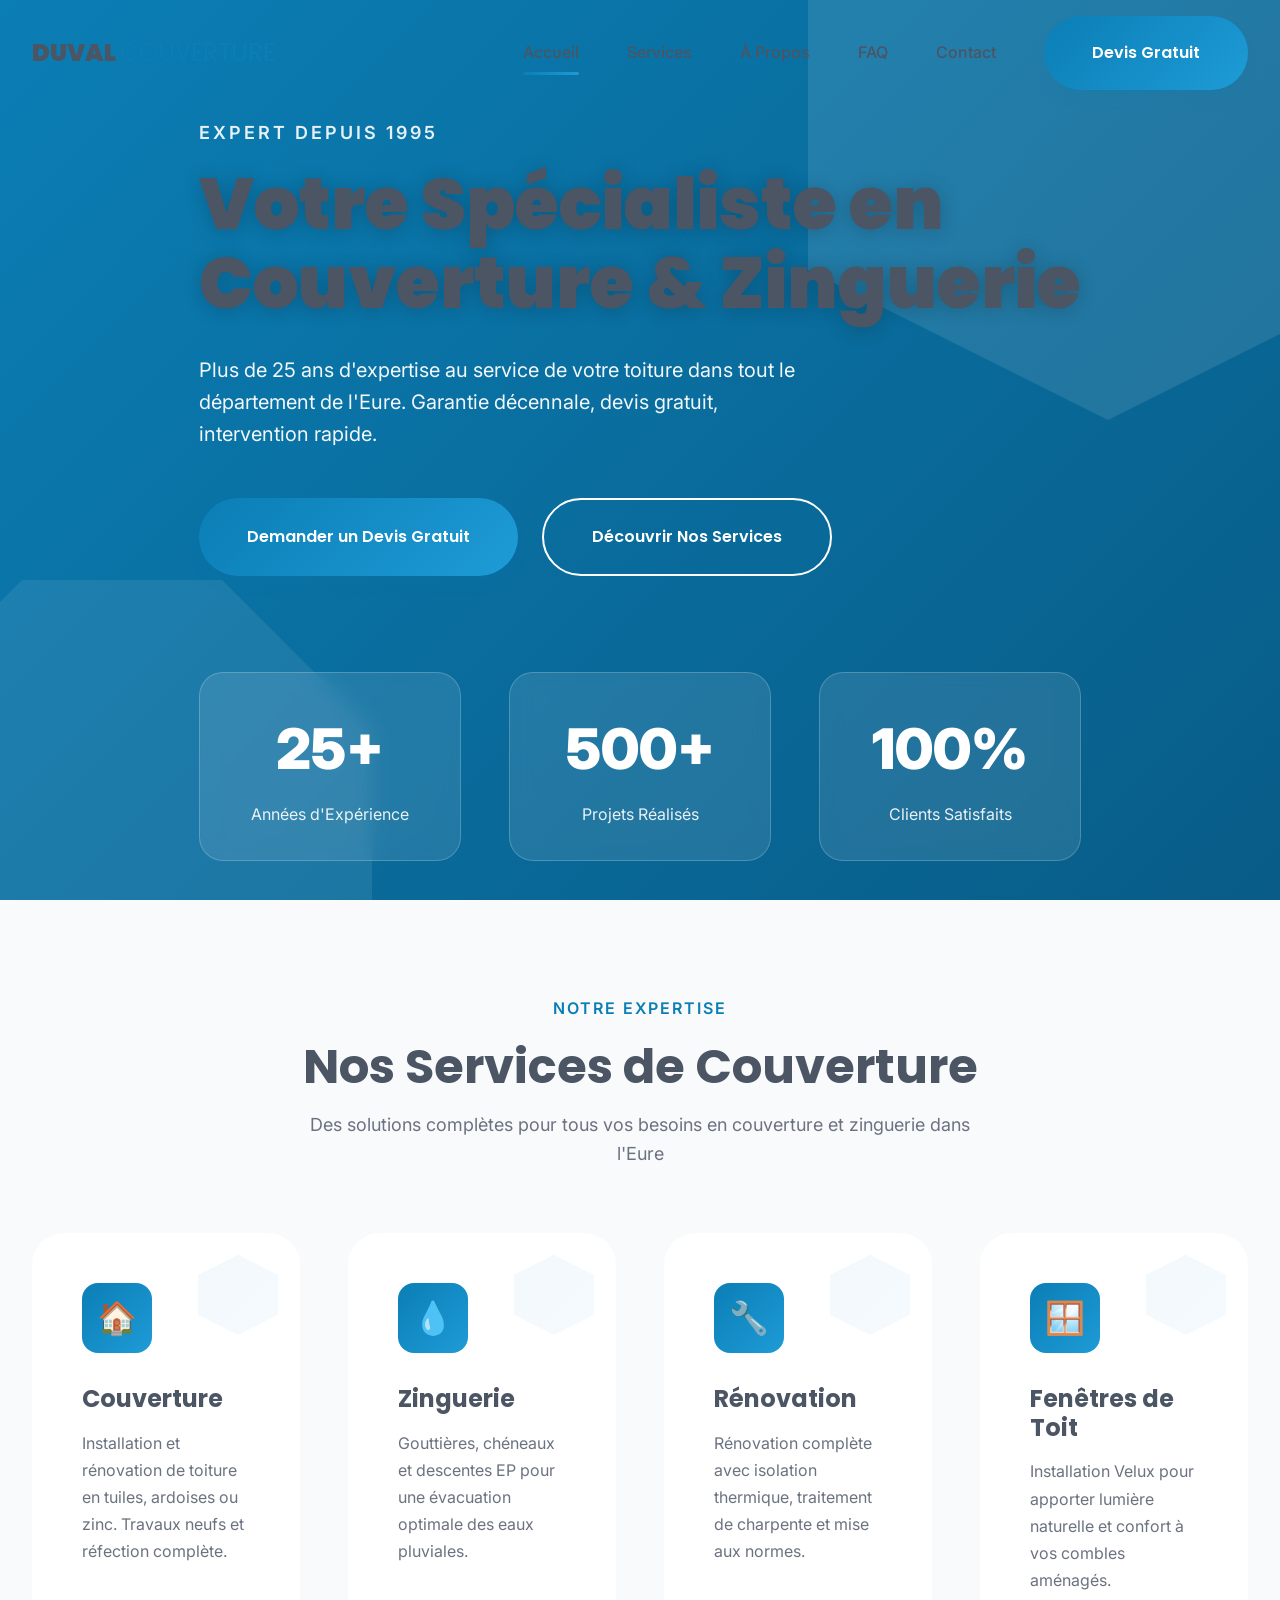
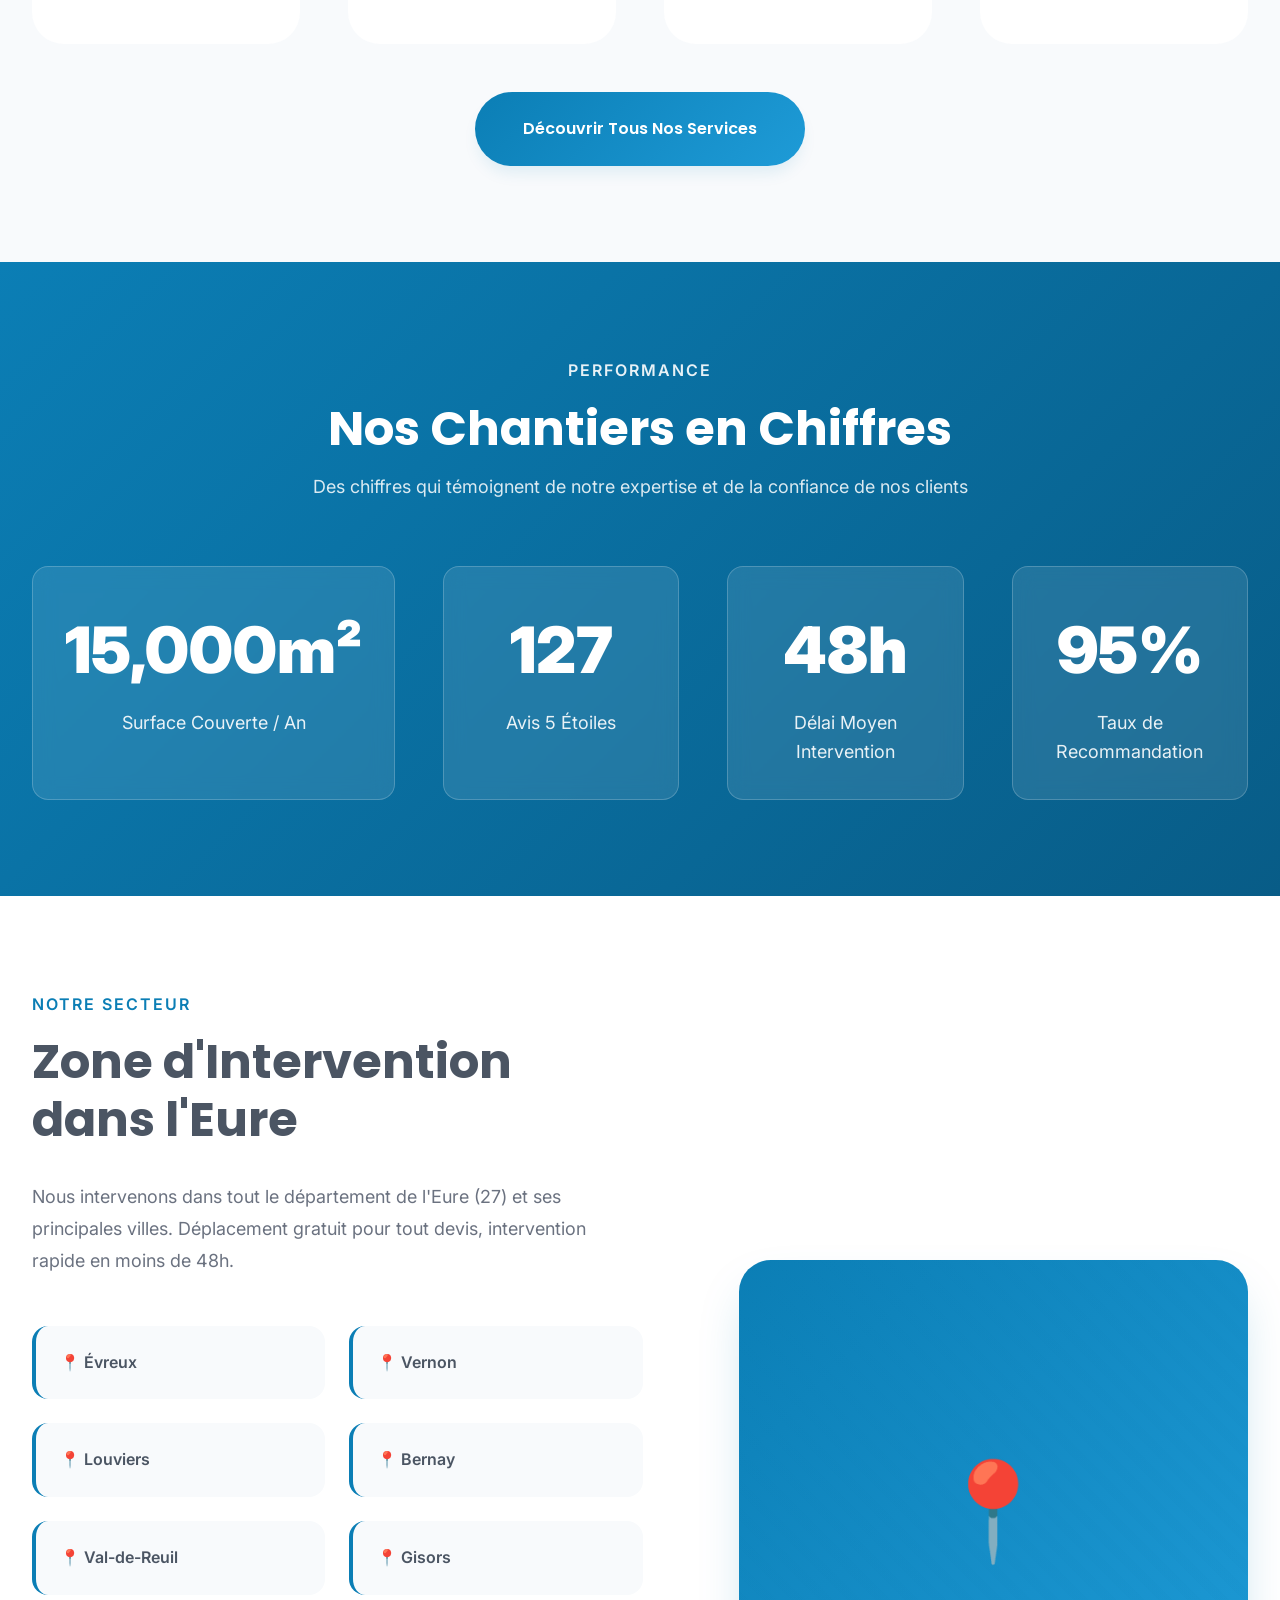
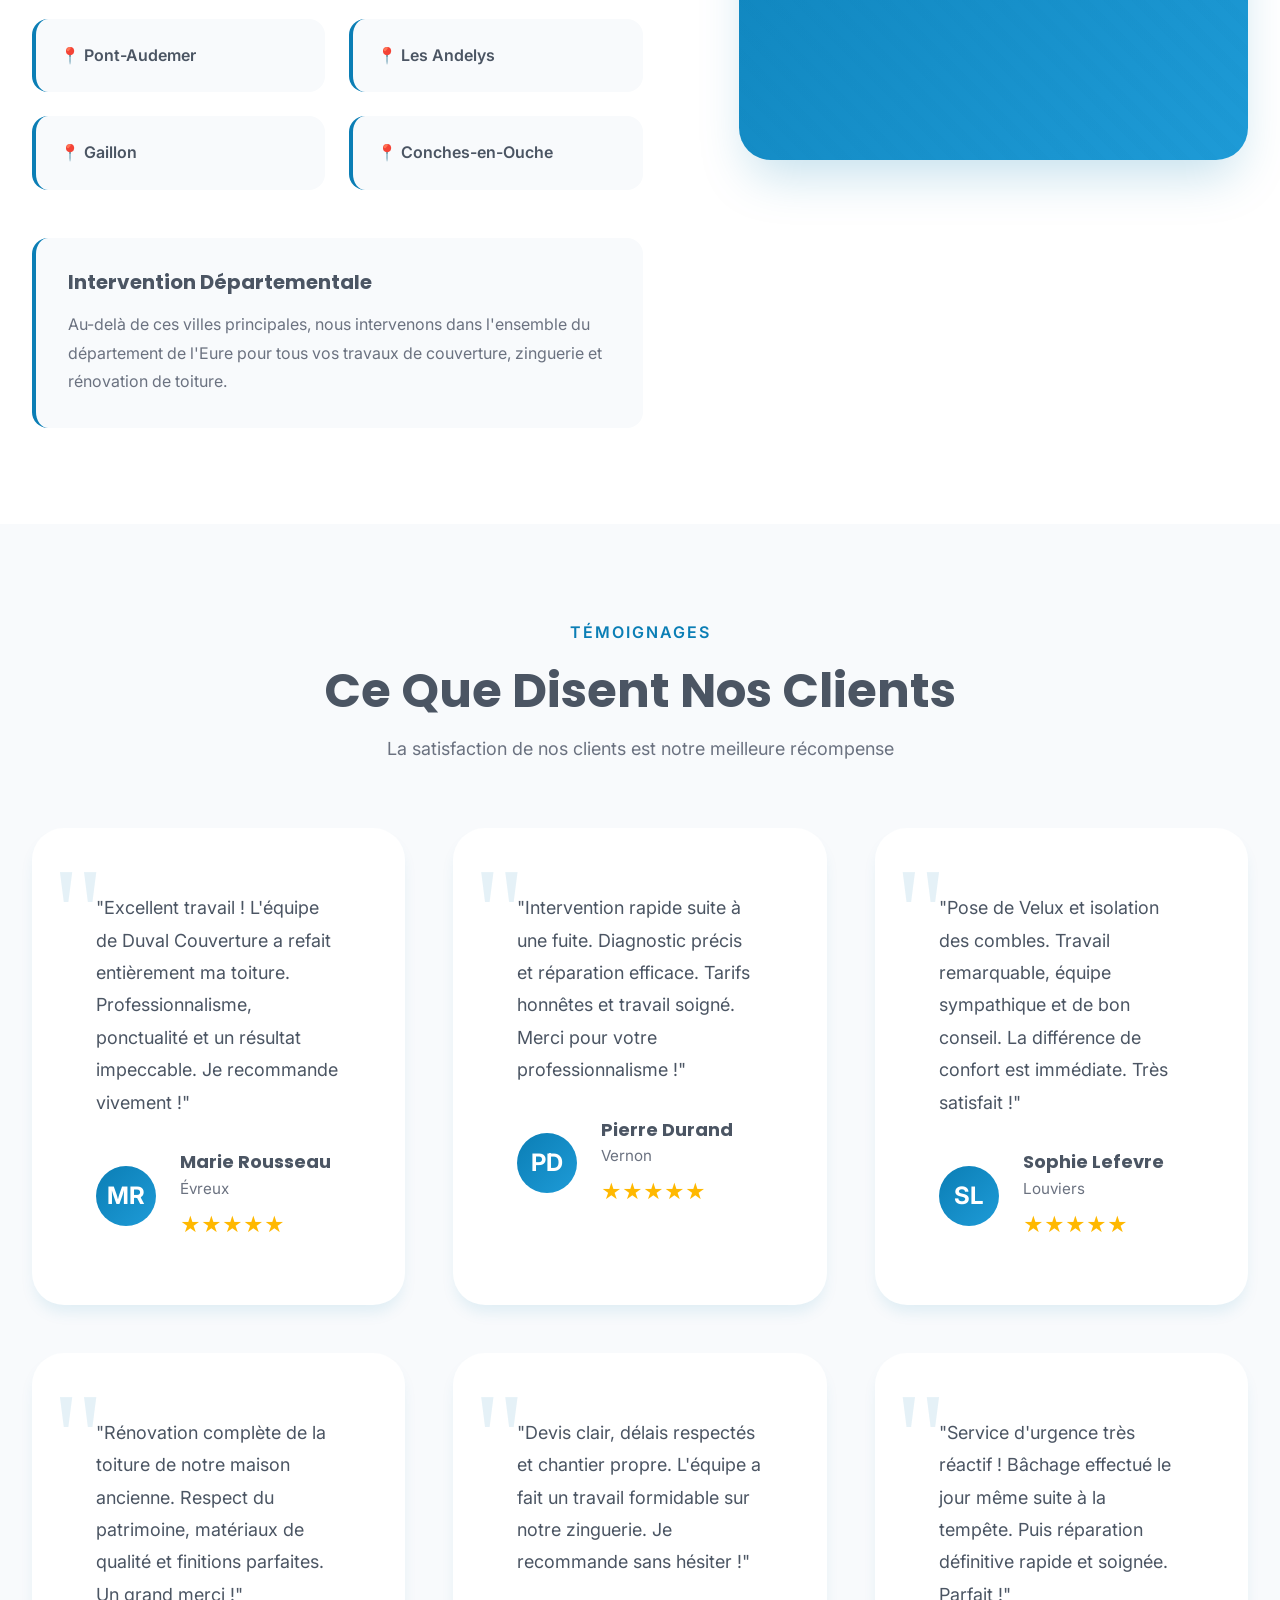
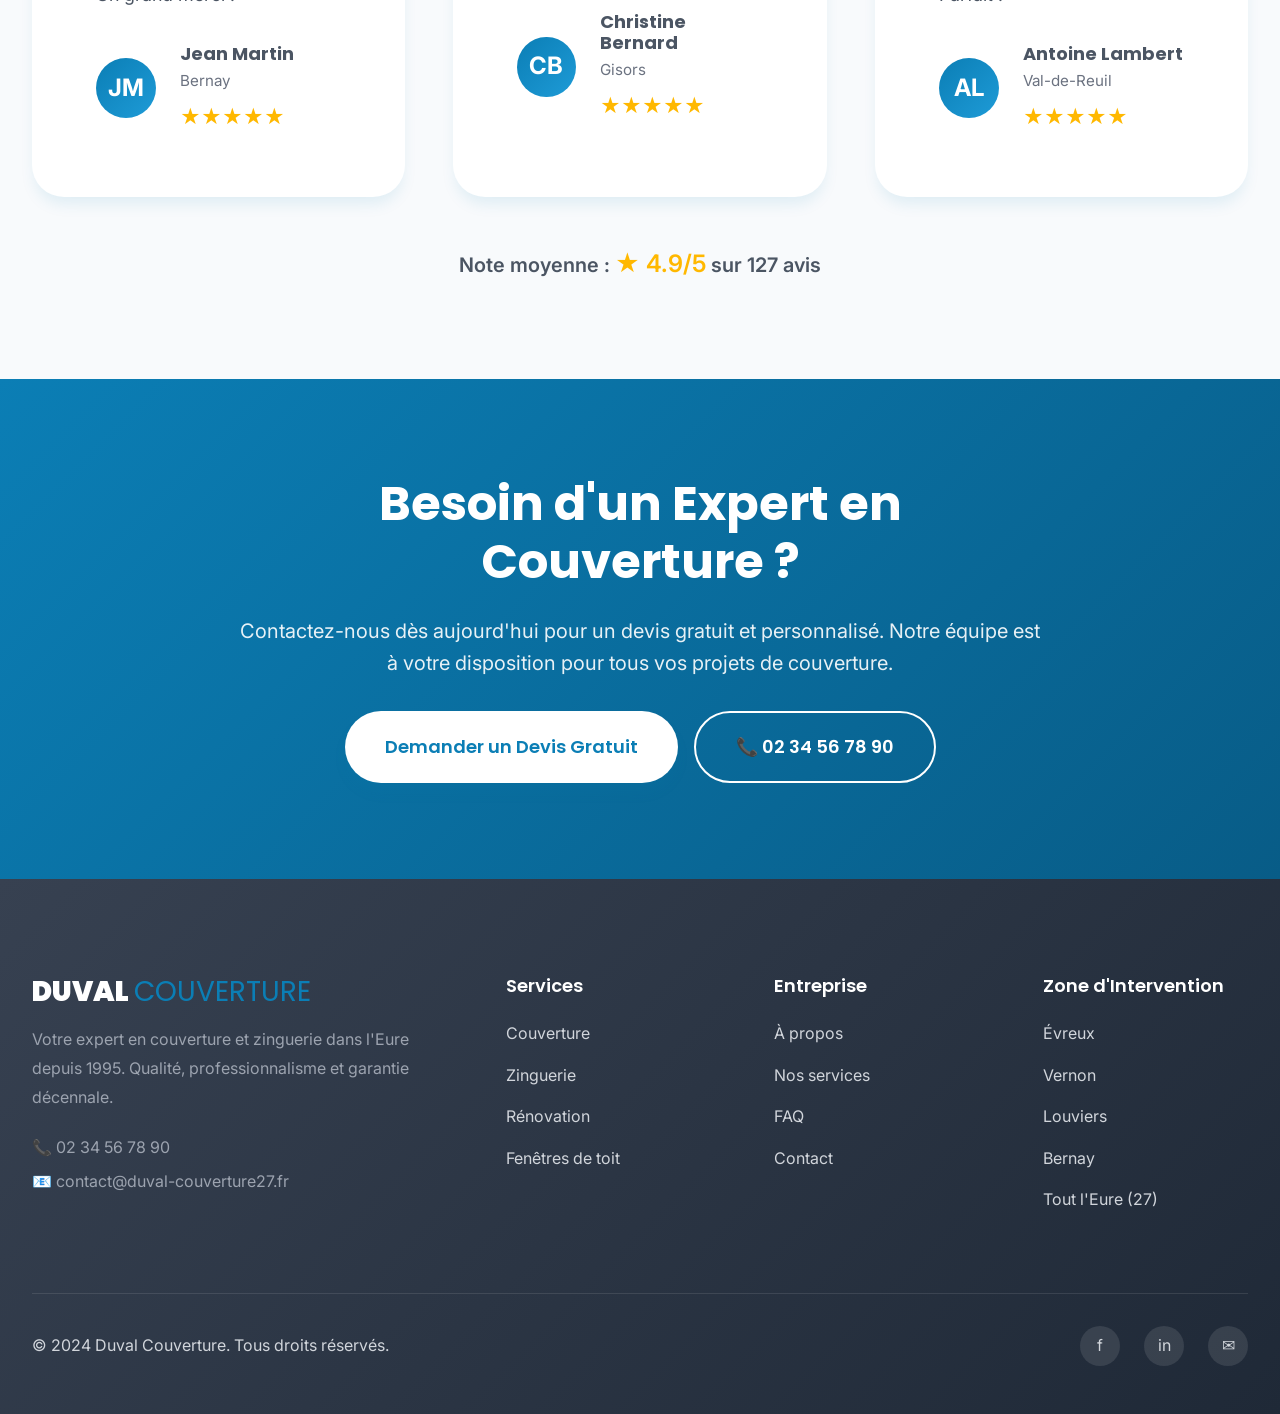
<file: index.html>
<!DOCTYPE html>
<html lang="fr">
<head>
    <meta charset="UTF-8">
    <meta name="viewport" content="width=device-width, initial-scale=1.0">
    
    <!-- SEO Meta Tags -->
    <meta name="description" content="Duval Couverture, expert en couverture, zinguerie et rénovation de toiture dans l'Eure (27) depuis 1995. Devis gratuit, garantie décennale. Évreux, Vernon, Louviers, Bernay.">
    <meta name="keywords" content="couverture eure, couvreur 27, zinguerie eure, rénovation toiture, velux, artisan rge, évreux, vernon, louviers, bernay, couverture toiture, tuiles, ardoise, zinc">
    <meta name="author" content="Duval Couverture">
    <meta name="robots" content="index, follow">
    <link rel="canonical" href="https://www.duval-couverture27.fr/">
    
    <!-- Open Graph -->
    <meta property="og:title" content="Duval Couverture 27 | Expert Couverture & Zinguerie Eure">
    <meta property="og:description" content="Plus de 25 ans d'expérience en couverture et zinguerie dans l'Eure. Garantie décennale, artisan certifié RGE.">
    <meta property="og:type" content="website">
    <meta property="og:url" content="https://www.duval-couverture27.fr/">
    
    <!-- Schema.org -->
    <script type="application/ld+json">
    {
      "@context": "https://schema.org",
      "@type": "RoofingContractor",
      "name": "Duval Couverture",
      "description": "Expert en couverture et zinguerie dans l'Eure",
      "url": "https://www.duval-couverture27.fr",
      "telephone": "+33234567890",
      "address": {
        "@type": "PostalAddress",
        "addressLocality": "Eure",
        "addressRegion": "Normandie",
        "postalCode": "27000",
        "addressCountry": "FR"
      },
      "areaServed": ["Évreux", "Vernon", "Louviers", "Bernay", "Eure"],
      "priceRange": "€€",
      "aggregateRating": {
        "@type": "AggregateRating",
        "ratingValue": "4.9",
        "reviewCount": "127"
      }
    }
    </script>
    
    <title>Duval Couverture 27 | Couvreur Expert Eure | Devis Gratuit</title>
    <link rel="stylesheet" href="styles.css">
</head>
<body>
    <!-- Navigation -->
    <nav class="navbar" id="navbar">
        <div class="container">
            <a href="index.html" class="navbar-brand">
                <div class="navbar-brand-text">DUVAL <span>COUVERTURE</span></div>
            </a>

            <ul class="nav-menu" id="nav-menu">
                <li><a href="index.html" class="nav-link active">Accueil</a></li>
                <li><a href="services.html" class="nav-link">Services</a></li>
                <li><a href="a-propos.html" class="nav-link">À Propos</a></li>
                <li><a href="faq.html" class="nav-link">FAQ</a></li>
                <li><a href="contact.html" class="nav-link">Contact</a></li>
                <li><a href="contact.html" class="btn btn-primary">Devis Gratuit</a></li>
            </ul>

            <div class="nav-toggle" id="nav-toggle">☰</div>
        </div>
    </nav>

    <!-- Hero Section -->
    <section class="hero">
        <div class="container">
            <div class="hero-content animate-fadeInUp">
                <p class="hero-subtitle">Expert Depuis 1995</p>
                <h1 class="hero-title">Votre Spécialiste en<br>Couverture & Zinguerie</h1>
                <p class="hero-description">
                    Plus de 25 ans d'expertise au service de votre toiture dans tout le département de l'Eure.
                    Garantie décennale, devis gratuit, intervention rapide.
                </p>
                <div class="hero-buttons">
                    <a href="contact.html" class="btn btn-primary">Demander un Devis Gratuit</a>
                    <a href="services.html" class="btn btn-outline">Découvrir Nos Services</a>
                </div>

                <div class="hero-stats">
                    <div class="stat-item">
                        <span class="stat-number">25+</span>
                        <p class="stat-label">Années d'Expérience</p>
                    </div>
                    <div class="stat-item">
                        <span class="stat-number">500+</span>
                        <p class="stat-label">Projets Réalisés</p>
                    </div>
                    <div class="stat-item">
                        <span class="stat-number">100%</span>
                        <p class="stat-label">Clients Satisfaits</p>
                    </div>
                </div>
            </div>
        </div>
    </section>

    <!-- Services Overview -->
    <section class="section">
        <div class="container">
            <div style="text-align: center; max-width: 700px; margin: 0 auto 4rem;">
                <p style="color: var(--primary); font-weight: 600; text-transform: uppercase; letter-spacing: 2px; margin-bottom: 1rem;">Notre Expertise</p>
                <h2 style="font-size: 3rem; margin-bottom: 1rem;">Nos Services de Couverture</h2>
                <p style="font-size: 1.125rem; color: var(--gray);">
                    Des solutions complètes pour tous vos besoins en couverture et zinguerie dans l'Eure
                </p>
            </div>

            <div class="grid grid-4">
                <a href="couverture.html" class="card reveal">
                    <div class="card-icon">🏠</div>
                    <h3 class="card-title">Couverture</h3>
                    <p class="card-description">
                        Installation et rénovation de toiture en tuiles, ardoises ou zinc. Travaux neufs et réfection complète.
                    </p>
                </a>

                <a href="zinguerie.html" class="card reveal">
                    <div class="card-icon">💧</div>
                    <h3 class="card-title">Zinguerie</h3>
                    <p class="card-description">
                        Gouttières, chéneaux et descentes EP pour une évacuation optimale des eaux pluviales.
                    </p>
                </a>

                <a href="renovation.html" class="card reveal">
                    <div class="card-icon">🔧</div>
                    <h3 class="card-title">Rénovation</h3>
                    <p class="card-description">
                        Rénovation complète avec isolation thermique, traitement de charpente et mise aux normes.
                    </p>
                </a>

                <a href="velux.html" class="card reveal">
                    <div class="card-icon">🪟</div>
                    <h3 class="card-title">Fenêtres de Toit</h3>
                    <p class="card-description">
                        Installation Velux pour apporter lumière naturelle et confort à vos combles aménagés.
                    </p>
                </a>
            </div>

            <div style="text-align: center; margin-top: 3rem;">
                <a href="services.html" class="btn btn-primary">Découvrir Tous Nos Services</a>
            </div>
        </div>
    </section>

    <!-- Nos Chantiers en Chiffres -->
    <section class="section" style="background: var(--gradient-hero); color: white;">
        <div class="container">
            <div style="text-align: center; max-width: 800px; margin: 0 auto 4rem;">
                <p style="color: rgba(255,255,255,0.9); font-weight: 600; text-transform: uppercase; letter-spacing: 2px; margin-bottom: 1rem;">Performance</p>
                <h2 style="font-size: 3rem; margin-bottom: 1rem; color: white;">Nos Chantiers en Chiffres</h2>
                <p style="font-size: 1.125rem; color: rgba(255,255,255,0.85);">
                    Des chiffres qui témoignent de notre expertise et de la confiance de nos clients
                </p>
            </div>

            <div class="grid grid-4">
                <div style="text-align: center; padding: 2rem; background: rgba(255,255,255,0.1); backdrop-filter: blur(10px); border-radius: 1rem; border: 1px solid rgba(255,255,255,0.2);">
                    <div style="font-size: 4rem; font-weight: 900; color: white; margin-bottom: 0.5rem;">15,000m²</div>
                    <p style="font-size: 1.125rem; color: rgba(255,255,255,0.9);">Surface Couverte / An</p>
                </div>

                <div style="text-align: center; padding: 2rem; background: rgba(255,255,255,0.1); backdrop-filter: blur(10px); border-radius: 1rem; border: 1px solid rgba(255,255,255,0.2);">
                    <div style="font-size: 4rem; font-weight: 900; color: white; margin-bottom: 0.5rem;">127</div>
                    <p style="font-size: 1.125rem; color: rgba(255,255,255,0.9);">Avis 5 Étoiles</p>
                </div>

                <div style="text-align: center; padding: 2rem; background: rgba(255,255,255,0.1); backdrop-filter: blur(10px); border-radius: 1rem; border: 1px solid rgba(255,255,255,0.2);">
                    <div style="font-size: 4rem; font-weight: 900; color: white; margin-bottom: 0.5rem;">48h</div>
                    <p style="font-size: 1.125rem; color: rgba(255,255,255,0.9);">Délai Moyen Intervention</p>
                </div>

                <div style="text-align: center; padding: 2rem; background: rgba(255,255,255,0.1); backdrop-filter: blur(10px); border-radius: 1rem; border: 1px solid rgba(255,255,255,0.2);">
                    <div style="font-size: 4rem; font-weight: 900; color: white; margin-bottom: 0.5rem;">95%</div>
                    <p style="font-size: 1.125rem; color: rgba(255,255,255,0.9);">Taux de Recommandation</p>
                </div>
            </div>
        </div>
    </section>

    <!-- Zone d'Intervention -->
    <section class="section zone-intervention">
        <div class="container">
            <div class="zone-grid">
                <div>
                    <p style="color: var(--primary); font-weight: 600; text-transform: uppercase; letter-spacing: 2px; margin-bottom: 1rem;">Notre Secteur</p>
                    <h2 style="font-size: 3rem; margin-bottom: 2rem;">Zone d'Intervention dans l'Eure</h2>
                    <p style="font-size: 1.125rem; color: var(--gray); margin-bottom: 3rem; line-height: 1.8;">
                        Nous intervenons dans tout le département de l'Eure (27) et ses principales villes.
                        Déplacement gratuit pour tout devis, intervention rapide en moins de 48h.
                    </p>

                    <div class="cities-grid">
                        <div class="city-badge">📍 Évreux</div>
                        <div class="city-badge">📍 Vernon</div>
                        <div class="city-badge">📍 Louviers</div>
                        <div class="city-badge">📍 Bernay</div>
                        <div class="city-badge">📍 Val-de-Reuil</div>
                        <div class="city-badge">📍 Gisors</div>
                        <div class="city-badge">📍 Pont-Audemer</div>
                        <div class="city-badge">📍 Les Andelys</div>
                        <div class="city-badge">📍 Gaillon</div>
                        <div class="city-badge">📍 Conches-en-Ouche</div>
                    </div>

                    <div style="margin-top: 3rem; padding: 2rem; background: var(--light-bg); border-radius: 1rem; border-left: 4px solid var(--primary);">
                        <h3 style="font-size: 1.25rem; margin-bottom: 1rem;">Intervention Départementale</h3>
                        <p style="color: var(--gray); line-height: 1.8;">
                            Au-delà de ces villes principales, nous intervenons dans l'ensemble du département de l'Eure
                            pour tous vos travaux de couverture, zinguerie et rénovation de toiture.
                        </p>
                    </div>
                </div>

                <div class="zone-map">
                    <span style="position: relative; z-index: 2;">📍</span>
                </div>
            </div>
        </div>
    </section>

    <!-- Avis Clients -->
    <section class="section testimonials">
        <div class="container">
            <div style="text-align: center; max-width: 700px; margin: 0 auto 4rem;">
                <p style="color: var(--primary); font-weight: 600; text-transform: uppercase; letter-spacing: 2px; margin-bottom: 1rem;">Témoignages</p>
                <h2 style="font-size: 3rem; margin-bottom: 1rem;">Ce Que Disent Nos Clients</h2>
                <p style="font-size: 1.125rem; color: var(--gray);">
                    La satisfaction de nos clients est notre meilleure récompense
                </p>
            </div>

            <div class="grid grid-3">
                <div class="testimonial-card reveal">
                    <p class="testimonial-text">
                        "Excellent travail ! L'équipe de Duval Couverture a refait entièrement ma toiture.
                        Professionnalisme, ponctualité et un résultat impeccable. Je recommande vivement !"
                    </p>
                    <div class="testimonial-author">
                        <div class="author-avatar">MR</div>
                        <div class="author-info">
                            <h4>Marie Rousseau</h4>
                            <p>Évreux</p>
                            <div class="rating">★★★★★</div>
                        </div>
                    </div>
                </div>

                <div class="testimonial-card reveal">
                    <p class="testimonial-text">
                        "Intervention rapide suite à une fuite. Diagnostic précis et réparation efficace.
                        Tarifs honnêtes et travail soigné. Merci pour votre professionnalisme !"
                    </p>
                    <div class="testimonial-author">
                        <div class="author-avatar">PD</div>
                        <div class="author-info">
                            <h4>Pierre Durand</h4>
                            <p>Vernon</p>
                            <div class="rating">★★★★★</div>
                        </div>
                    </div>
                </div>

                <div class="testimonial-card reveal">
                    <p class="testimonial-text">
                        "Pose de Velux et isolation des combles. Travail remarquable, équipe sympathique et de bon conseil.
                        La différence de confort est immédiate. Très satisfait !"
                    </p>
                    <div class="testimonial-author">
                        <div class="author-avatar">SL</div>
                        <div class="author-info">
                            <h4>Sophie Lefevre</h4>
                            <p>Louviers</p>
                            <div class="rating">★★★★★</div>
                        </div>
                    </div>
                </div>

                <div class="testimonial-card reveal">
                    <p class="testimonial-text">
                        "Rénovation complète de la toiture de notre maison ancienne. Respect du patrimoine,
                        matériaux de qualité et finitions parfaites. Un grand merci !"
                    </p>
                    <div class="testimonial-author">
                        <div class="author-avatar">JM</div>
                        <div class="author-info">
                            <h4>Jean Martin</h4>
                            <p>Bernay</p>
                            <div class="rating">★★★★★</div>
                        </div>
                    </div>
                </div>

                <div class="testimonial-card reveal">
                    <p class="testimonial-text">
                        "Devis clair, délais respectés et chantier propre. L'équipe a fait un travail formidable
                        sur notre zinguerie. Je recommande sans hésiter !"
                    </p>
                    <div class="testimonial-author">
                        <div class="author-avatar">CB</div>
                        <div class="author-info">
                            <h4>Christine Bernard</h4>
                            <p>Gisors</p>
                            <div class="rating">★★★★★</div>
                        </div>
                    </div>
                </div>

                <div class="testimonial-card reveal">
                    <p class="testimonial-text">
                        "Service d'urgence très réactif ! Bâchage effectué le jour même suite à la tempête.
                        Puis réparation définitive rapide et soignée. Parfait !"
                    </p>
                    <div class="testimonial-author">
                        <div class="author-avatar">AL</div>
                        <div class="author-info">
                            <h4>Antoine Lambert</h4>
                            <p>Val-de-Reuil</p>
                            <div class="rating">★★★★★</div>
                        </div>
                    </div>
                </div>
            </div>

            <div style="text-align: center; margin-top: 3rem;">
                <p style="font-size: 1.25rem; font-weight: 600; color: var(--gray-dark);">
                    Note moyenne : <span style="color: #FFB800; font-size: 1.5rem;">★ 4.9/5</span> sur 127 avis
                </p>
            </div>
        </div>
    </section>

    <!-- CTA Section -->
    <section class="section" style="background: var(--gradient-hero); text-align: center; color: white;">
        <div class="container">
            <div style="max-width: 800px; margin: 0 auto;">
                <h2 style="font-size: 3rem; color: white; margin-bottom: 1.5rem;">Besoin d'un Expert en Couverture ?</h2>
                <p style="font-size: 1.25rem; color: rgba(255,255,255,0.9); margin-bottom: 2rem;">
                    Contactez-nous dès aujourd'hui pour un devis gratuit et personnalisé.
                    Notre équipe est à votre disposition pour tous vos projets de couverture.
                </p>
                <div style="display: flex; gap: 1rem; justify-content: center; flex-wrap: wrap;">
                    <a href="contact.html" class="btn btn-primary" style="background: white; color: var(--primary); font-size: 1.125rem; padding: 1.25rem 2.5rem;">Demander un Devis Gratuit</a>
                    <a href="tel:0234567890" class="btn btn-outline" style="font-size: 1.125rem; padding: 1.25rem 2.5rem;">📞 02 34 56 78 90</a>
                </div>
            </div>
        </div>
    </section>

    <!-- Footer -->
    <footer class="footer">
        <div class="container">
            <div class="footer-grid">
                <div>
                    <h3 style="font-size: 1.75rem; font-weight: 900; color: white; margin-bottom: 1rem;">DUVAL <span style="color: var(--primary); font-weight: 400;">COUVERTURE</span></h3>
                    <p class="footer-description">
                        Votre expert en couverture et zinguerie dans l'Eure depuis 1995.
                        Qualité, professionnalisme et garantie décennale.
                    </p>
                    <div style="margin-top: 1.5rem;">
                        <p style="color: #9CA3AF; margin-bottom: 0.5rem;">📞 02 34 56 78 90</p>
                        <p style="color: #9CA3AF;">📧 contact@duval-couverture27.fr</p>
                    </div>
                </div>

                <div>
                    <h4 class="footer-title">Services</h4>
                    <ul class="footer-links">
                        <li><a href="couverture.html">Couverture</a></li>
                        <li><a href="zinguerie.html">Zinguerie</a></li>
                        <li><a href="renovation.html">Rénovation</a></li>
                        <li><a href="velux.html">Fenêtres de toit</a></li>
                    </ul>
                </div>

                <div>
                    <h4 class="footer-title">Entreprise</h4>
                    <ul class="footer-links">
                        <li><a href="a-propos.html">À propos</a></li>
                        <li><a href="services.html">Nos services</a></li>
                        <li><a href="faq.html">FAQ</a></li>
                        <li><a href="contact.html">Contact</a></li>
                    </ul>
                </div>

                <div>
                    <h4 class="footer-title">Zone d'Intervention</h4>
                    <ul class="footer-links">
                        <li><a href="#">Évreux</a></li>
                        <li><a href="#">Vernon</a></li>
                        <li><a href="#">Louviers</a></li>
                        <li><a href="#">Bernay</a></li>
                        <li><a href="#">Tout l'Eure (27)</a></li>
                    </ul>
                </div>
            </div>

            <div class="footer-bottom">
                <p>&copy; 2024 Duval Couverture. Tous droits réservés.</p>
                <div class="social-links">
                    <a href="#" class="social-link" aria-label="Facebook">f</a>
                    <a href="#" class="social-link" aria-label="LinkedIn">in</a>
                    <a href="#" class="social-link" aria-label="Email">✉</a>
                </div>
            </div>
        </div>
    </footer>

    <script src="script.js"></script>
</body>
</html>
</file>
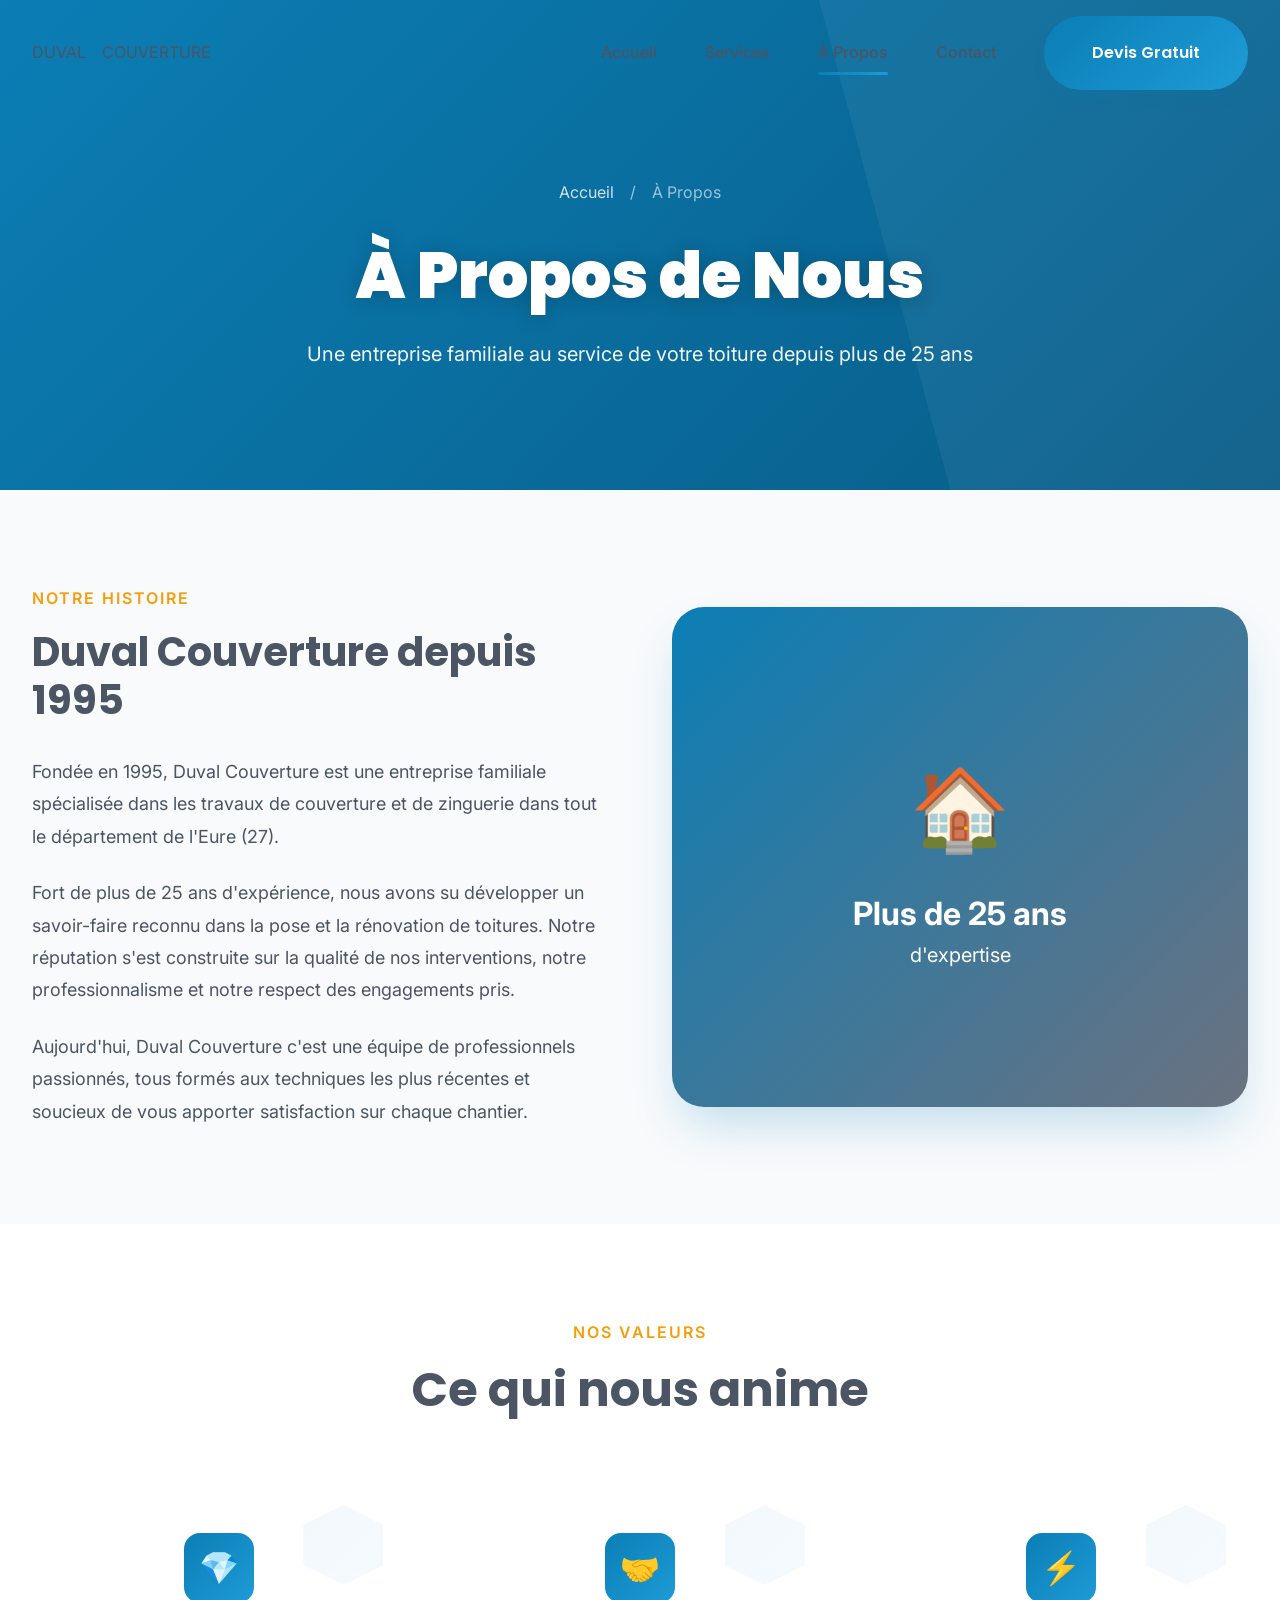
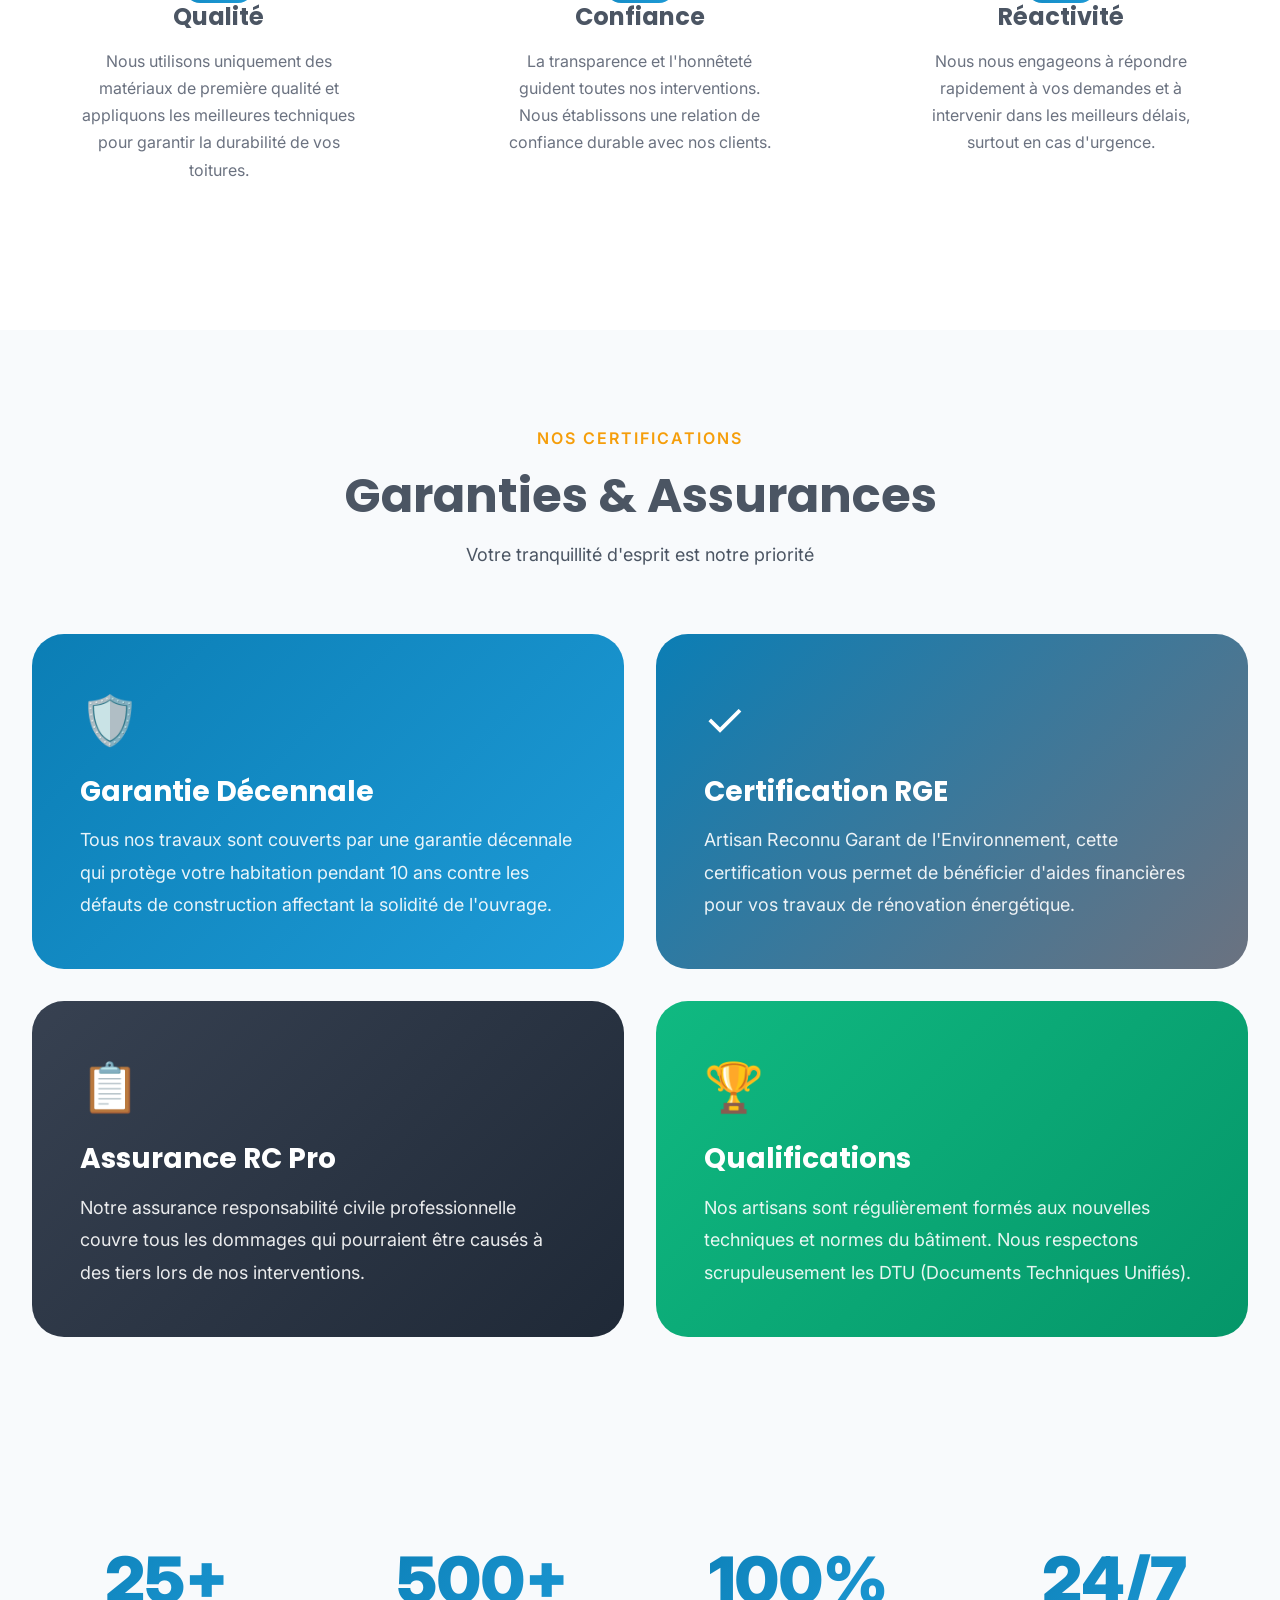
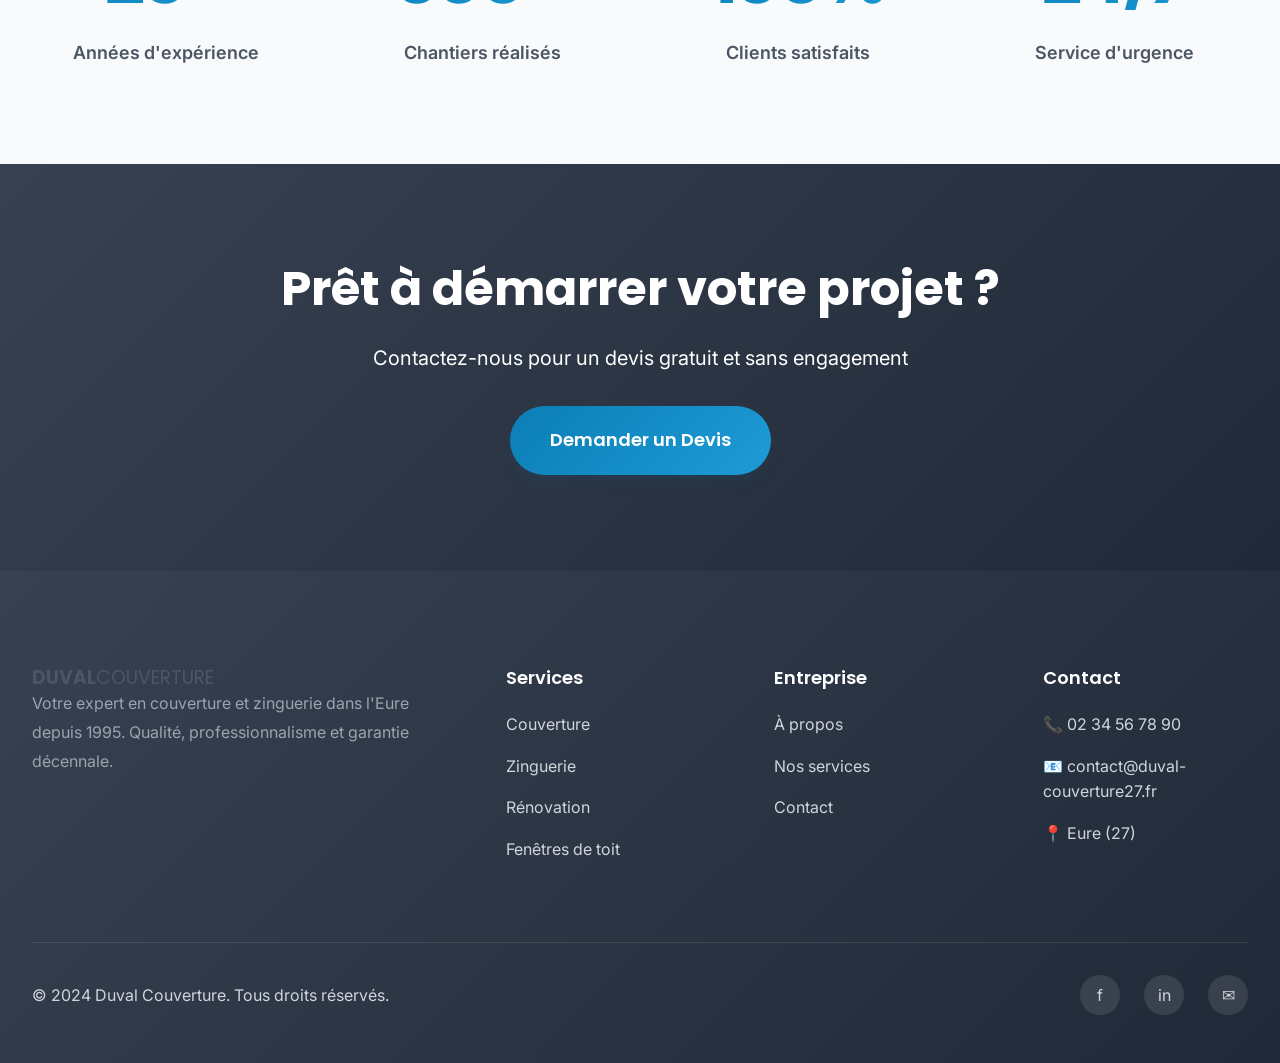
<file: a-propos.html>
<!DOCTYPE html>
<html lang="fr">
<head>
    <meta charset="UTF-8">
    <meta name="viewport" content="width=device-width, initial-scale=1.0">
    <meta name="description" content="Découvrez Duval Couverture, entreprise familiale de couverture et zinguerie depuis 1995 dans l'Eure.">
    <title>À Propos - Duval Couverture 27</title>
    <link rel="stylesheet" href="styles.css">
</head>
<body>
    <!-- Navigation -->
    <nav class="navbar" id="navbar">
        <div class="container">
            <a href="index.html" class="navbar-brand">DUVAL<span>COUVERTURE</span></a>

            <ul class="nav-menu" id="nav-menu">
                <li><a href="index.html" class="nav-link">Accueil</a></li>
                <li><a href="services.html" class="nav-link">Services</a></li>
                <li><a href="a-propos.html" class="nav-link active">À Propos</a></li>
                <li><a href="contact.html" class="nav-link">Contact</a></li>
                <li><a href="contact.html" class="btn btn-primary">Devis Gratuit</a></li>
            </ul>

            <div class="nav-toggle" id="nav-toggle">☰</div>
        </div>
    </nav>

    <!-- Page Header -->
    <header class="page-header">
        <div class="container">
            <div class="breadcrumb">
                <a href="index.html">Accueil</a>
                <span>/</span>
                <span>À Propos</span>
            </div>
            <h1 class="page-title">À Propos de Nous</h1>
            <p class="page-description">
                Une entreprise familiale au service de votre toiture depuis plus de 25 ans
            </p>
        </div>
    </header>

    <!-- Notre Histoire -->
    <section class="section">
        <div class="container">
            <div class="grid grid-2" style="align-items: center; gap: 4rem;">
                <div>
                    <p style="color: var(--accent); font-weight: 600; text-transform: uppercase; letter-spacing: 2px; margin-bottom: 1rem;">Notre Histoire</p>
                    <h2 style="font-size: 2.5rem; margin-bottom: 2rem;">Duval Couverture depuis 1995</h2>
                    <p style="font-size: 1.125rem; color: var(--gray-600); margin-bottom: 1.5rem; line-height: 1.8;">
                        Fondée en 1995, Duval Couverture est une entreprise familiale spécialisée dans les travaux
                        de couverture et de zinguerie dans tout le département de l'Eure (27).
                    </p>
                    <p style="font-size: 1.125rem; color: var(--gray-600); margin-bottom: 1.5rem; line-height: 1.8;">
                        Fort de plus de 25 ans d'expérience, nous avons su développer un savoir-faire reconnu
                        dans la pose et la rénovation de toitures. Notre réputation s'est construite sur la qualité
                        de nos interventions, notre professionnalisme et notre respect des engagements pris.
                    </p>
                    <p style="font-size: 1.125rem; color: var(--gray-600); line-height: 1.8;">
                        Aujourd'hui, Duval Couverture c'est une équipe de professionnels passionnés, tous formés
                        aux techniques les plus récentes et soucieux de vous apporter satisfaction sur chaque chantier.
                    </p>
                </div>

                <div>
                    <div style="background: var(--gradient-accent); height: 500px; border-radius: 2rem; display: flex; align-items: center; justify-content: center; color: white; box-shadow: var(--shadow-2xl);">
                        <div style="text-align: center; padding: 2rem;">
                            <div style="font-size: 5rem; margin-bottom: 1rem;">🏠</div>
                            <p style="font-size: 2rem; font-weight: 700;">Plus de 25 ans</p>
                            <p style="font-size: 1.25rem;">d'expertise</p>
                        </div>
                    </div>
                </div>
            </div>
        </div>
    </section>

    <!-- Nos Valeurs -->
    <section class="section" style="background: var(--white);">
        <div class="container">
            <div style="text-align: center; max-width: 700px; margin: 0 auto 4rem;">
                <p style="color: var(--accent); font-weight: 600; text-transform: uppercase; letter-spacing: 2px; margin-bottom: 1rem;">Nos Valeurs</p>
                <h2 style="font-size: 3rem; margin-bottom: 1rem;">Ce qui nous anime</h2>
            </div>

            <div class="grid grid-3">
                <div class="card" style="text-align: center;">
                    <div style="margin: 0 auto;" class="card-icon">💎</div>
                    <h3 class="card-title">Qualité</h3>
                    <p class="card-description">
                        Nous utilisons uniquement des matériaux de première qualité et appliquons les meilleures
                        techniques pour garantir la durabilité de vos toitures.
                    </p>
                </div>

                <div class="card" style="text-align: center;">
                    <div style="margin: 0 auto;" class="card-icon">🤝</div>
                    <h3 class="card-title">Confiance</h3>
                    <p class="card-description">
                        La transparence et l'honnêteté guident toutes nos interventions. Nous établissons une
                        relation de confiance durable avec nos clients.
                    </p>
                </div>

                <div class="card" style="text-align: center;">
                    <div style="margin: 0 auto;" class="card-icon">⚡</div>
                    <h3 class="card-title">Réactivité</h3>
                    <p class="card-description">
                        Nous nous engageons à répondre rapidement à vos demandes et à intervenir dans les
                        meilleurs délais, surtout en cas d'urgence.
                    </p>
                </div>
            </div>
        </div>
    </section>

    <!-- Certifications -->
    <section class="section">
        <div class="container">
            <div style="text-align: center; max-width: 700px; margin: 0 auto 4rem;">
                <p style="color: var(--accent); font-weight: 600; text-transform: uppercase; letter-spacing: 2px; margin-bottom: 1rem;">Nos Certifications</p>
                <h2 style="font-size: 3rem; margin-bottom: 1rem;">Garanties & Assurances</h2>
                <p style="font-size: 1.125rem; color: var(--gray-600);">
                    Votre tranquillité d'esprit est notre priorité
                </p>
            </div>

            <div class="grid grid-2" style="gap: 2rem;">
                <div style="background: var(--gradient-primary); padding: 3rem; border-radius: 2rem; color: white;">
                    <div style="font-size: 3rem; margin-bottom: 1rem;">🛡️</div>
                    <h3 style="font-size: 1.75rem; margin-bottom: 1rem; color: white;">Garantie Décennale</h3>
                    <p style="font-size: 1.125rem; line-height: 1.8; color: rgba(255,255,255,0.9);">
                        Tous nos travaux sont couverts par une garantie décennale qui protège votre habitation
                        pendant 10 ans contre les défauts de construction affectant la solidité de l'ouvrage.
                    </p>
                </div>

                <div style="background: var(--gradient-accent); padding: 3rem; border-radius: 2rem; color: white;">
                    <div style="font-size: 3rem; margin-bottom: 1rem;">✓</div>
                    <h3 style="font-size: 1.75rem; margin-bottom: 1rem; color: white;">Certification RGE</h3>
                    <p style="font-size: 1.125rem; line-height: 1.8; color: rgba(255,255,255,0.9);">
                        Artisan Reconnu Garant de l'Environnement, cette certification vous permet de bénéficier
                        d'aides financières pour vos travaux de rénovation énergétique.
                    </p>
                </div>

                <div style="background: var(--gradient-dark); padding: 3rem; border-radius: 2rem; color: white;">
                    <div style="font-size: 3rem; margin-bottom: 1rem;">📋</div>
                    <h3 style="font-size: 1.75rem; margin-bottom: 1rem; color: white;">Assurance RC Pro</h3>
                    <p style="font-size: 1.125rem; line-height: 1.8; color: rgba(255,255,255,0.9);">
                        Notre assurance responsabilité civile professionnelle couvre tous les dommages qui
                        pourraient être causés à des tiers lors de nos interventions.
                    </p>
                </div>

                <div style="background: linear-gradient(135deg, #10b981 0%, #059669 100%); padding: 3rem; border-radius: 2rem; color: white;">
                    <div style="font-size: 3rem; margin-bottom: 1rem;">🏆</div>
                    <h3 style="font-size: 1.75rem; margin-bottom: 1rem; color: white;">Qualifications</h3>
                    <p style="font-size: 1.125rem; line-height: 1.8; color: rgba(255,255,255,0.9);">
                        Nos artisans sont régulièrement formés aux nouvelles techniques et normes du bâtiment.
                        Nous respectons scrupuleusement les DTU (Documents Techniques Unifiés).
                    </p>
                </div>
            </div>
        </div>
    </section>

    <!-- Stats -->
    <section class="section" style="background: var(--gray-50);">
        <div class="container">
            <div class="grid grid-4">
                <div style="text-align: center;">
                    <div style="font-size: 4rem; font-weight: 900; background: var(--gradient-primary); -webkit-background-clip: text; -webkit-text-fill-color: transparent; background-clip: text; margin-bottom: 0.5rem;">25+</div>
                    <p style="font-size: 1.125rem; color: var(--gray-600); font-weight: 600;">Années d'expérience</p>
                </div>
                <div style="text-align: center;">
                    <div style="font-size: 4rem; font-weight: 900; background: var(--gradient-primary); -webkit-background-clip: text; -webkit-text-fill-color: transparent; background-clip: text; margin-bottom: 0.5rem;">500+</div>
                    <p style="font-size: 1.125rem; color: var(--gray-600); font-weight: 600;">Chantiers réalisés</p>
                </div>
                <div style="text-align: center;">
                    <div style="font-size: 4rem; font-weight: 900; background: var(--gradient-primary); -webkit-background-clip: text; -webkit-text-fill-color: transparent; background-clip: text; margin-bottom: 0.5rem;">100%</div>
                    <p style="font-size: 1.125rem; color: var(--gray-600); font-weight: 600;">Clients satisfaits</p>
                </div>
                <div style="text-align: center;">
                    <div style="font-size: 4rem; font-weight: 900; background: var(--gradient-primary); -webkit-background-clip: text; -webkit-text-fill-color: transparent; background-clip: text; margin-bottom: 0.5rem;">24/7</div>
                    <p style="font-size: 1.125rem; color: var(--gray-600); font-weight: 600;">Service d'urgence</p>
                </div>
            </div>
        </div>
    </section>

    <!-- CTA -->
    <section class="section" style="background: var(--gradient-dark); text-align: center; color: white;">
        <div class="container">
            <div style="max-width: 800px; margin: 0 auto;">
                <h2 style="font-size: 3rem; color: white; margin-bottom: 1.5rem;">Prêt à démarrer votre projet ?</h2>
                <p style="font-size: 1.25rem; color: var(--gray-300); margin-bottom: 2rem;">
                    Contactez-nous pour un devis gratuit et sans engagement
                </p>
                <a href="contact.html" class="btn btn-primary" style="font-size: 1.125rem; padding: 1.25rem 2.5rem;">Demander un Devis</a>
            </div>
        </div>
    </section>

    <!-- Footer -->
    <footer class="footer">
        <div class="container">
            <div class="footer-grid">
                <div>
                    <h3 class="footer-brand">DUVAL<span style="font-weight: 400;">COUVERTURE</span></h3>
                    <p class="footer-description">
                        Votre expert en couverture et zinguerie dans l'Eure depuis 1995.
                        Qualité, professionnalisme et garantie décennale.
                    </p>
                </div>

                <div>
                    <h4 class="footer-title">Services</h4>
                    <ul class="footer-links">
                        <li><a href="couverture.html">Couverture</a></li>
                        <li><a href="zinguerie.html">Zinguerie</a></li>
                        <li><a href="renovation.html">Rénovation</a></li>
                        <li><a href="velux.html">Fenêtres de toit</a></li>
                    </ul>
                </div>

                <div>
                    <h4 class="footer-title">Entreprise</h4>
                    <ul class="footer-links">
                        <li><a href="a-propos.html">À propos</a></li>
                        <li><a href="services.html">Nos services</a></li>
                        <li><a href="contact.html">Contact</a></li>
                    </ul>
                </div>

                <div>
                    <h4 class="footer-title">Contact</h4>
                    <ul class="footer-links">
                        <li>📞 <a href="tel:0234567890">02 34 56 78 90</a></li>
                        <li>📧 <a href="mailto:contact@duval-couverture27.fr">contact@duval-couverture27.fr</a></li>
                        <li>📍 Eure (27)</li>
                    </ul>
                </div>
            </div>

            <div class="footer-bottom">
                <p>&copy; 2024 Duval Couverture. Tous droits réservés.</p>
                <div class="social-links">
                    <a href="#" class="social-link">f</a>
                    <a href="#" class="social-link">in</a>
                    <a href="#" class="social-link">✉</a>
                </div>
            </div>
        </div>
    </footer>

    <script src="script.js"></script>
</body>
</html>
</file>
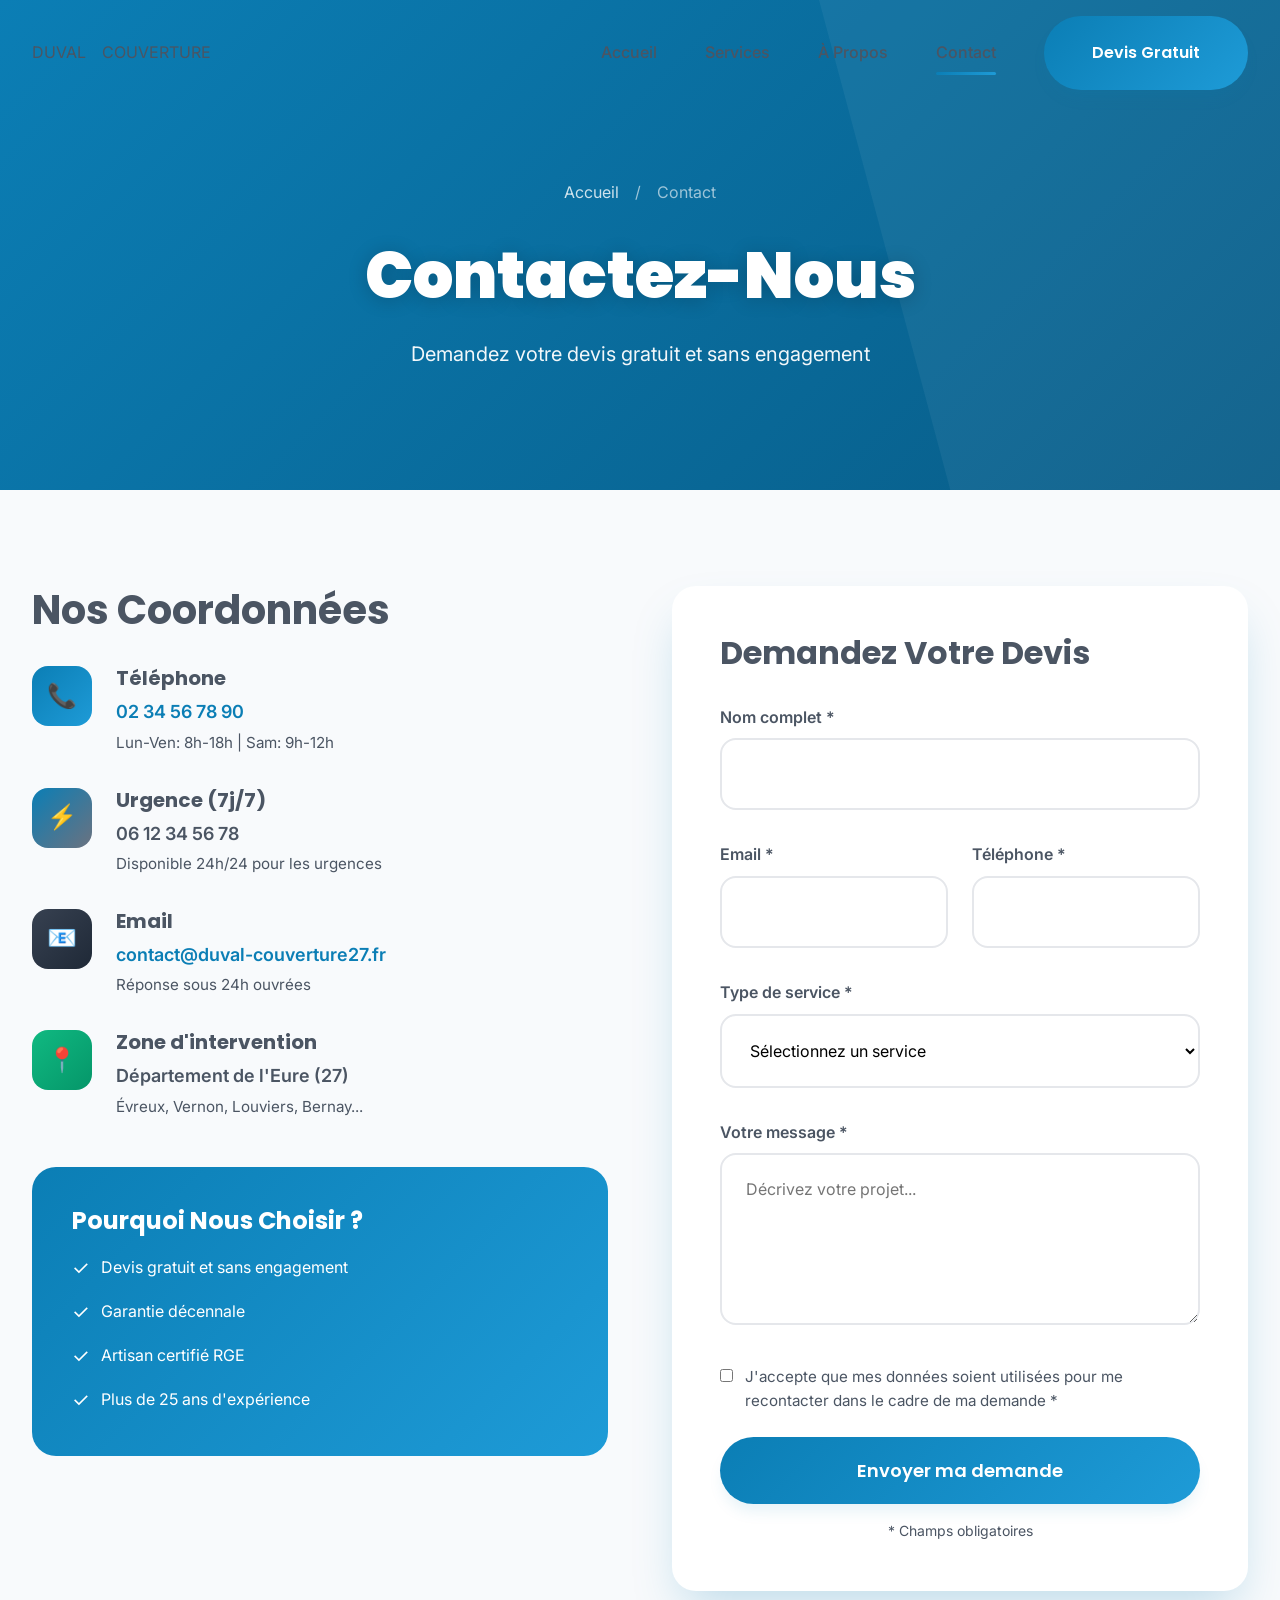
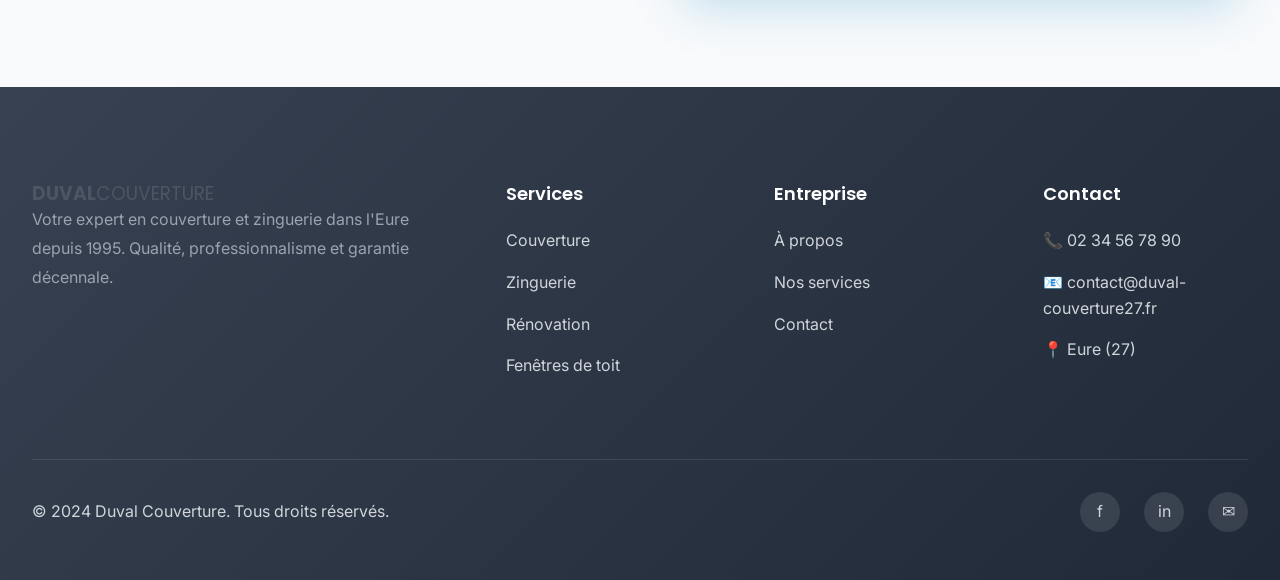
<file: contact.html>
<!DOCTYPE html>
<html lang="fr">
<head>
    <meta charset="UTF-8">
    <meta name="viewport" content="width=device-width, initial-scale=1.0">
    <meta name="description" content="Contactez Duval Couverture pour un devis gratuit. Nous intervenons dans tout l'Eure.">
    <title>Contact - Duval Couverture 27</title>
    <link rel="stylesheet" href="styles.css">
</head>
<body>
    <!-- Navigation -->
    <nav class="navbar" id="navbar">
        <div class="container">
            <a href="index.html" class="navbar-brand">DUVAL<span>COUVERTURE</span></a>

            <ul class="nav-menu" id="nav-menu">
                <li><a href="index.html" class="nav-link">Accueil</a></li>
                <li><a href="services.html" class="nav-link">Services</a></li>
                <li><a href="a-propos.html" class="nav-link">À Propos</a></li>
                <li><a href="contact.html" class="nav-link active">Contact</a></li>
                <li><a href="contact.html" class="btn btn-primary">Devis Gratuit</a></li>
            </ul>

            <div class="nav-toggle" id="nav-toggle">☰</div>
        </div>
    </nav>

    <!-- Page Header -->
    <header class="page-header">
        <div class="container">
            <div class="breadcrumb">
                <a href="index.html">Accueil</a>
                <span>/</span>
                <span>Contact</span>
            </div>
            <h1 class="page-title">Contactez-Nous</h1>
            <p class="page-description">
                Demandez votre devis gratuit et sans engagement
            </p>
        </div>
    </header>

    <!-- Contact Section -->
    <section class="section">
        <div class="container">
            <div class="grid grid-2" style="gap: 4rem; align-items: start;">
                <!-- Contact Info -->
                <div>
                    <h2 style="font-size: 2.5rem; margin-bottom: 2rem;">Nos Coordonnées</h2>

                    <div style="display: grid; gap: 2rem; margin-bottom: 3rem;">
                        <div style="display: flex; gap: 1.5rem;">
                            <div style="width: 60px; height: 60px; background: var(--gradient-primary); border-radius: 1rem; display: flex; align-items: center; justify-content: center; flex-shrink: 0; color: white; font-size: 1.5rem;">📞</div>
                            <div>
                                <h3 style="font-size: 1.25rem; margin-bottom: 0.5rem;">Téléphone</h3>
                                <p style="font-size: 1.125rem; color: var(--primary); font-weight: 600; margin-bottom: 0.25rem;"><a href="tel:0234567890">02 34 56 78 90</a></p>
                                <p style="color: var(--gray-600); font-size: 0.95rem;">Lun-Ven: 8h-18h | Sam: 9h-12h</p>
                            </div>
                        </div>

                        <div style="display: flex; gap: 1.5rem;">
                            <div style="width: 60px; height: 60px; background: var(--gradient-accent); border-radius: 1rem; display: flex; align-items: center; justify-content: center; flex-shrink: 0; color: white; font-size: 1.5rem;">⚡</div>
                            <div>
                                <h3 style="font-size: 1.25rem; margin-bottom: 0.5rem;">Urgence (7j/7)</h3>
                                <p style="font-size: 1.125rem; color: var(--danger); font-weight: 600; margin-bottom: 0.25rem;"><a href="tel:0612345678">06 12 34 56 78</a></p>
                                <p style="color: var(--gray-600); font-size: 0.95rem;">Disponible 24h/24 pour les urgences</p>
                            </div>
                        </div>

                        <div style="display: flex; gap: 1.5rem;">
                            <div style="width: 60px; height: 60px; background: var(--gradient-dark); border-radius: 1rem; display: flex; align-items: center; justify-content: center; flex-shrink: 0; color: white; font-size: 1.5rem;">📧</div>
                            <div>
                                <h3 style="font-size: 1.25rem; margin-bottom: 0.5rem;">Email</h3>
                                <p style="font-size: 1.125rem; color: var(--primary); font-weight: 600; margin-bottom: 0.25rem;"><a href="mailto:contact@duval-couverture27.fr">contact@duval-couverture27.fr</a></p>
                                <p style="color: var(--gray-600); font-size: 0.95rem;">Réponse sous 24h ouvrées</p>
                            </div>
                        </div>

                        <div style="display: flex; gap: 1.5rem;">
                            <div style="width: 60px; height: 60px; background: linear-gradient(135deg, #10b981 0%, #059669 100%); border-radius: 1rem; display: flex; align-items: center; justify-content: center; flex-shrink: 0; color: white; font-size: 1.5rem;">📍</div>
                            <div>
                                <h3 style="font-size: 1.25rem; margin-bottom: 0.5rem;">Zone d'intervention</h3>
                                <p style="font-size: 1.125rem; font-weight: 600; margin-bottom: 0.25rem;">Département de l'Eure (27)</p>
                                <p style="color: var(--gray-600); font-size: 0.95rem;">Évreux, Vernon, Louviers, Bernay...</p>
                            </div>
                        </div>
                    </div>

                    <div style="background: var(--gradient-primary); padding: 2.5rem; border-radius: 1.5rem; color: white;">
                        <h3 style="color: white; font-size: 1.5rem; margin-bottom: 1rem;">Pourquoi Nous Choisir ?</h3>
                        <ul style="list-style: none; display: grid; gap: 0.75rem;">
                            <li style="display: flex; align-items: center; gap: 0.75rem;">
                                <span style="font-size: 1.25rem;">✓</span>
                                <span>Devis gratuit et sans engagement</span>
                            </li>
                            <li style="display: flex; align-items: center; gap: 0.75rem;">
                                <span style="font-size: 1.25rem;">✓</span>
                                <span>Garantie décennale</span>
                            </li>
                            <li style="display: flex; align-items: center; gap: 0.75rem;">
                                <span style="font-size: 1.25rem;">✓</span>
                                <span>Artisan certifié RGE</span>
                            </li>
                            <li style="display: flex; align-items: center; gap: 0.75rem;">
                                <span style="font-size: 1.25rem;">✓</span>
                                <span>Plus de 25 ans d'expérience</span>
                            </li>
                        </ul>
                    </div>
                </div>

                <!-- Contact Form -->
                <div>
                    <div style="background: white; padding: 3rem; border-radius: 1.5rem; box-shadow: var(--shadow-2xl);">
                        <h2 style="font-size: 2rem; margin-bottom: 2rem;">Demandez Votre Devis</h2>

                        <form id="contact-form">
                            <div class="form-group">
                                <label for="name" class="form-label">Nom complet *</label>
                                <input type="text" id="name" name="name" class="form-input" required>
                            </div>

                            <div class="grid grid-2" style="gap: 1.5rem;">
                                <div class="form-group">
                                    <label for="email" class="form-label">Email *</label>
                                    <input type="email" id="email" name="email" class="form-input" required>
                                </div>

                                <div class="form-group">
                                    <label for="phone" class="form-label">Téléphone *</label>
                                    <input type="tel" id="phone" name="phone" class="form-input" required>
                                </div>
                            </div>

                            <div class="form-group">
                                <label for="service" class="form-label">Type de service *</label>
                                <select id="service" name="service" class="form-select" required>
                                    <option value="">Sélectionnez un service</option>
                                    <option value="couverture">Couverture</option>
                                    <option value="zinguerie">Zinguerie</option>
                                    <option value="renovation">Rénovation</option>
                                    <option value="velux">Fenêtres de toit</option>
                                    <option value="urgence">Dépannage urgent</option>
                                    <option value="autre">Autre</option>
                                </select>
                            </div>

                            <div class="form-group">
                                <label for="message" class="form-label">Votre message *</label>
                                <textarea id="message" name="message" class="form-textarea" rows="6" required placeholder="Décrivez votre projet..."></textarea>
                            </div>

                            <div style="margin-bottom: 1.5rem;">
                                <label style="display: flex; align-items: start; gap: 0.75rem; cursor: pointer;">
                                    <input type="checkbox" id="rgpd" name="rgpd" required style="margin-top: 0.25rem;">
                                    <span style="font-size: 0.95rem; color: var(--gray-600);">J'accepte que mes données soient utilisées pour me recontacter dans le cadre de ma demande *</span>
                                </label>
                            </div>

                            <button type="submit" class="btn btn-primary" style="width: 100%; justify-content: center; font-size: 1.125rem; padding: 1.25rem;">
                                Envoyer ma demande
                            </button>

                            <p style="text-align: center; margin-top: 1rem; font-size: 0.875rem; color: var(--gray-500);">* Champs obligatoires</p>
                        </form>

                        <div id="form-success" style="display: none; margin-top: 2rem; padding: 1.5rem; background: #d1fae5; border: 2px solid #10b981; border-radius: 0.75rem; color: #065f46;">
                            <p style="font-weight: 600; margin: 0;">✓ Votre message a été envoyé avec succès !</p>
                            <p style="margin: 0.5rem 0 0 0; font-size: 0.95rem;">Nous vous répondrons dans les plus brefs délais.</p>
                        </div>

                        <div id="form-error" style="display: none; margin-top: 2rem; padding: 1.5rem; background: #fee2e2; border: 2px solid #ef4444; border-radius: 0.75rem; color: #7f1d1d;">
                            <p style="font-weight: 600; margin: 0;">✕ Une erreur s'est produite</p>
                            <p style="margin: 0.5rem 0 0 0; font-size: 0.95rem;">Veuillez réessayer ou nous contacter par téléphone.</p>
                        </div>
                    </div>
                </div>
            </div>
        </div>
    </section>

    <!-- Footer -->
    <footer class="footer">
        <div class="container">
            <div class="footer-grid">
                <div>
                    <h3 class="footer-brand">DUVAL<span style="font-weight: 400;">COUVERTURE</span></h3>
                    <p class="footer-description">
                        Votre expert en couverture et zinguerie dans l'Eure depuis 1995.
                        Qualité, professionnalisme et garantie décennale.
                    </p>
                </div>

                <div>
                    <h4 class="footer-title">Services</h4>
                    <ul class="footer-links">
                        <li><a href="couverture.html">Couverture</a></li>
                        <li><a href="zinguerie.html">Zinguerie</a></li>
                        <li><a href="renovation.html">Rénovation</a></li>
                        <li><a href="velux.html">Fenêtres de toit</a></li>
                    </ul>
                </div>

                <div>
                    <h4 class="footer-title">Entreprise</h4>
                    <ul class="footer-links">
                        <li><a href="a-propos.html">À propos</a></li>
                        <li><a href="services.html">Nos services</a></li>
                        <li><a href="contact.html">Contact</a></li>
                    </ul>
                </div>

                <div>
                    <h4 class="footer-title">Contact</h4>
                    <ul class="footer-links">
                        <li>📞 <a href="tel:0234567890">02 34 56 78 90</a></li>
                        <li>📧 <a href="mailto:contact@duval-couverture27.fr">contact@duval-couverture27.fr</a></li>
                        <li>📍 Eure (27)</li>
                    </ul>
                </div>
            </div>

            <div class="footer-bottom">
                <p>&copy; 2024 Duval Couverture. Tous droits réservés.</p>
                <div class="social-links">
                    <a href="#" class="social-link">f</a>
                    <a href="#" class="social-link">in</a>
                    <a href="#" class="social-link">✉</a>
                </div>
            </div>
        </div>
    </footer>

    <script src="script.js"></script>
</body>
</html>
</file>
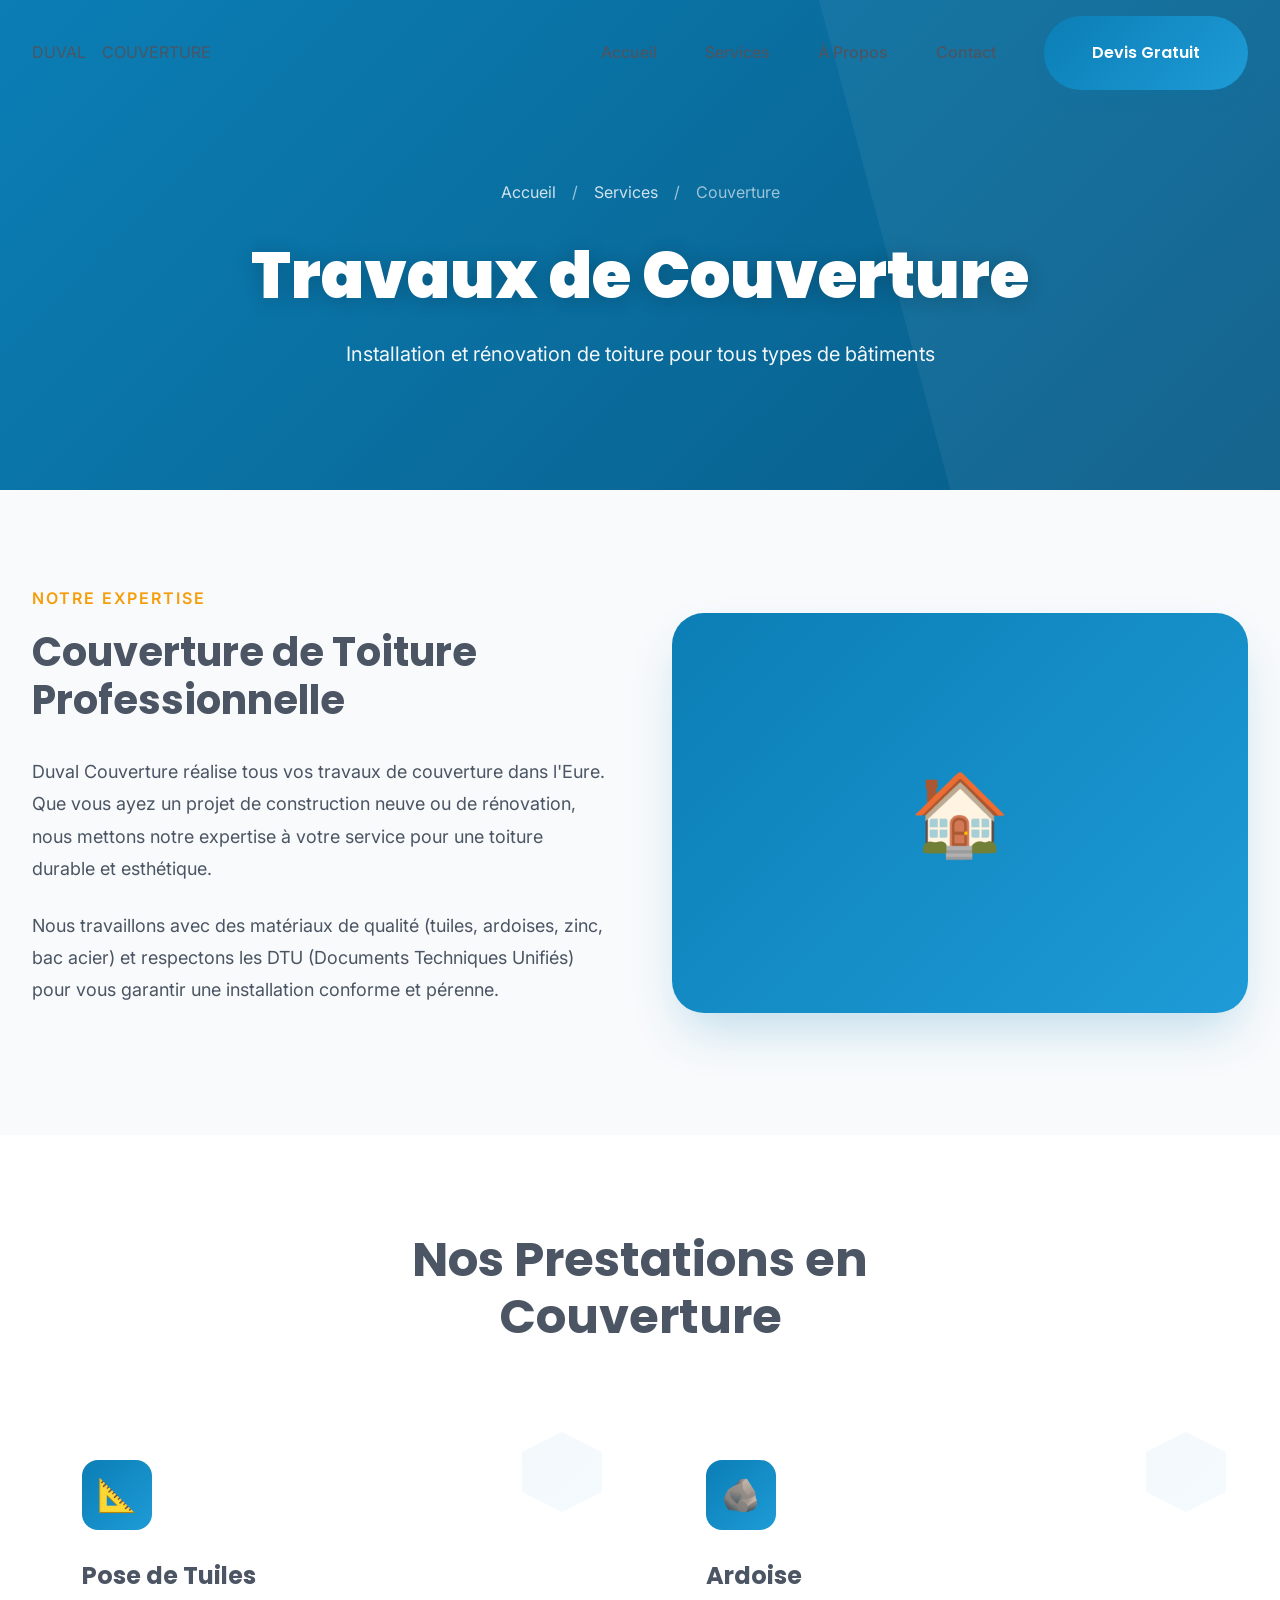
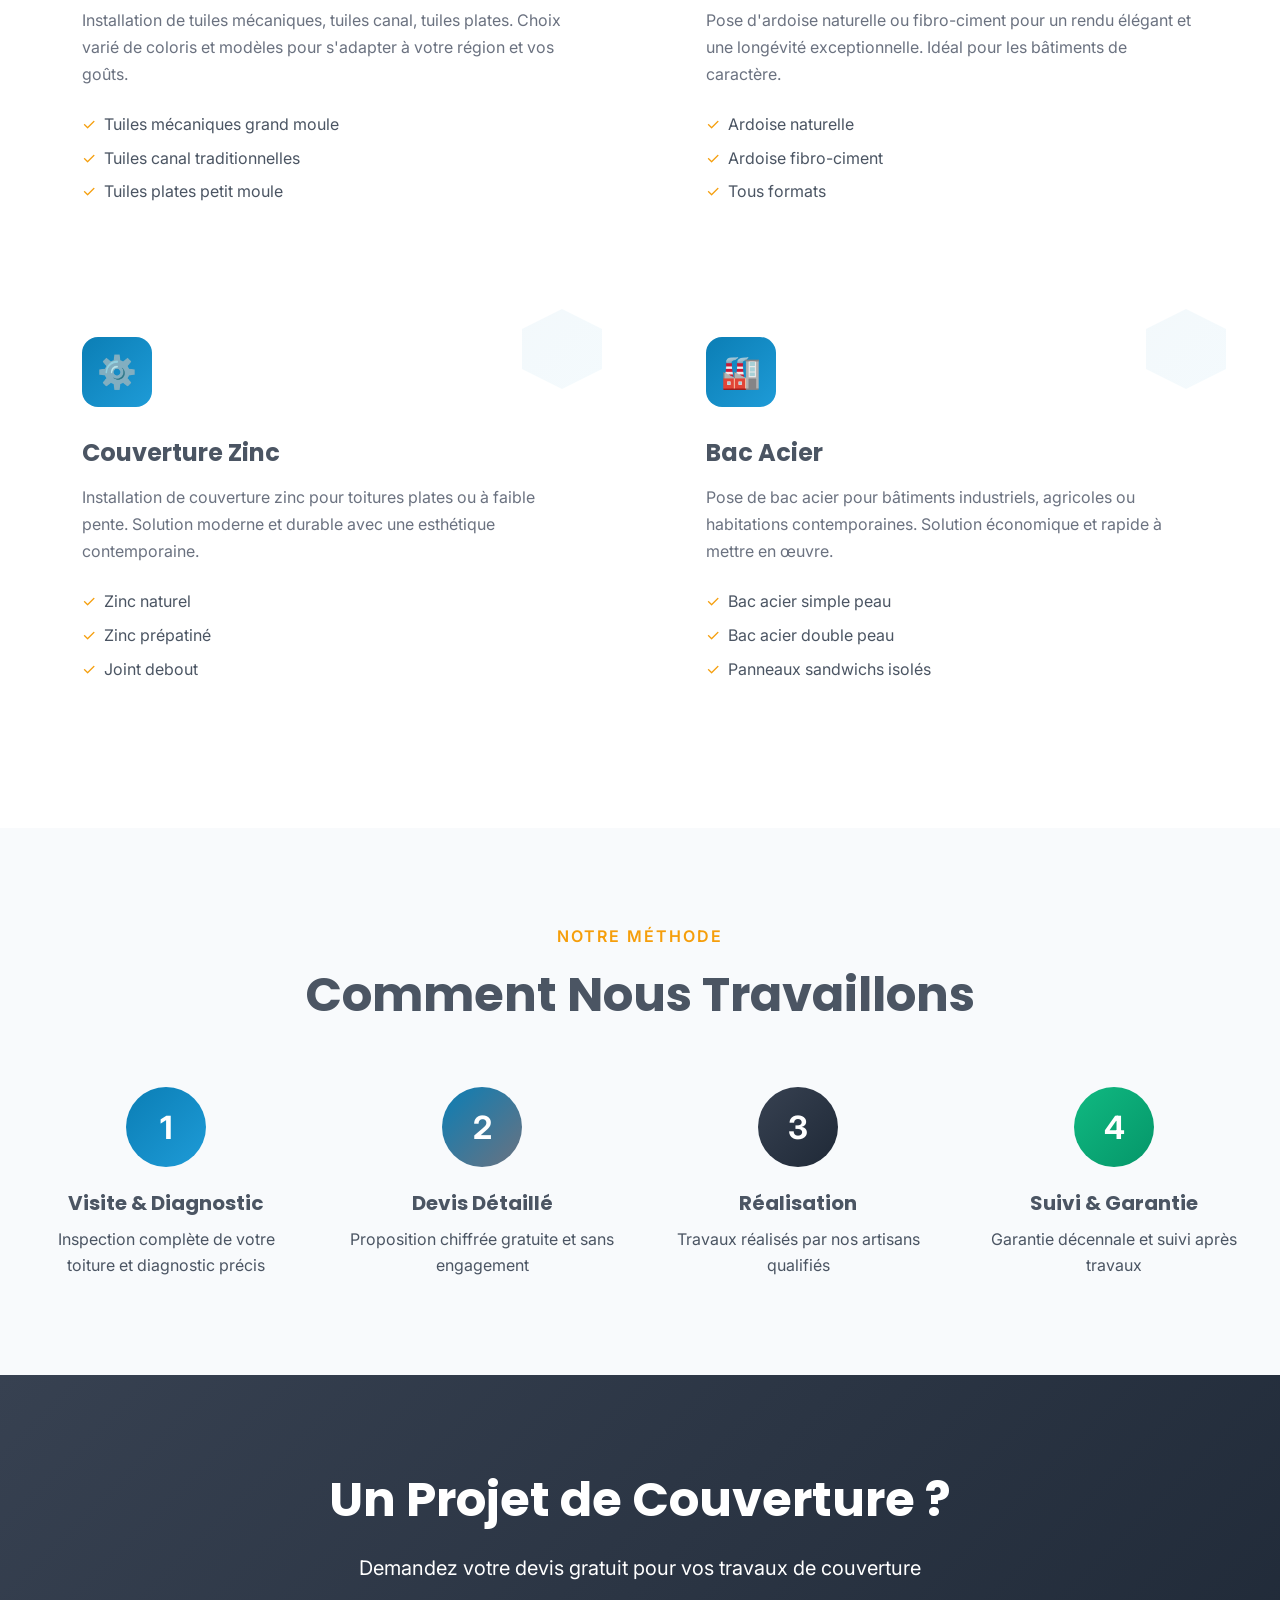
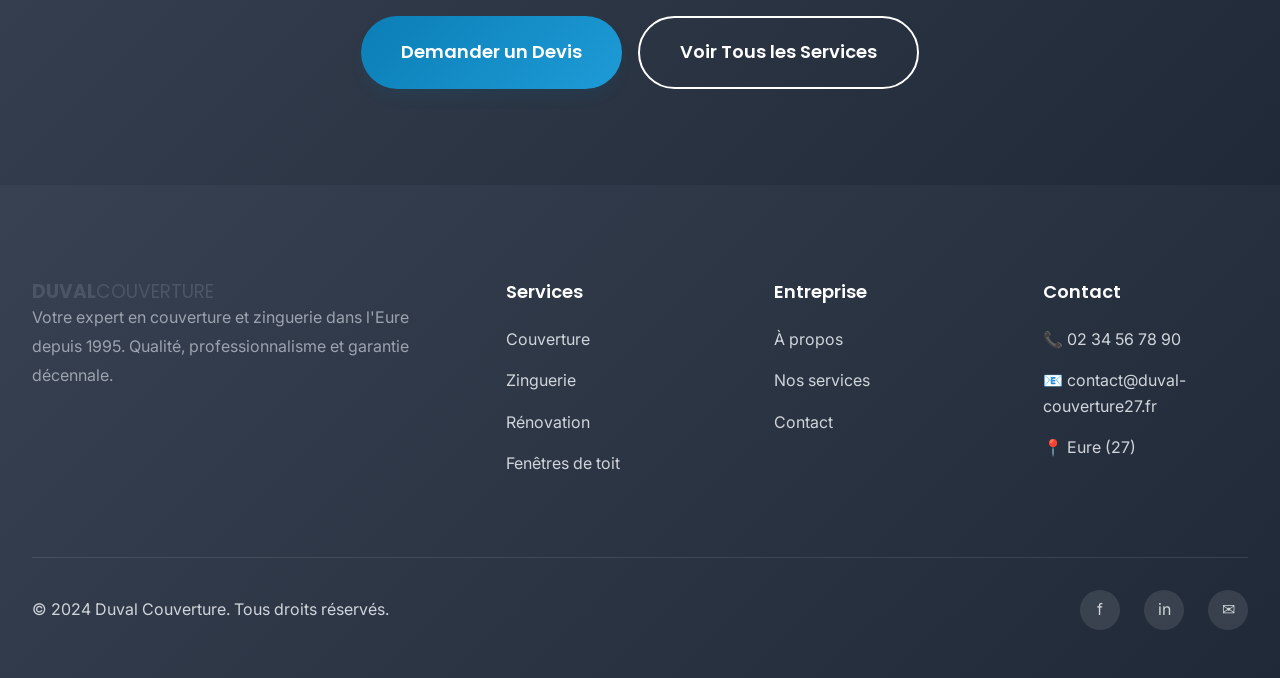
<file: couverture.html>
<!DOCTYPE html>
<html lang="fr">
<head>
    <meta charset="UTF-8">
    <meta name="viewport" content="width=device-width, initial-scale=1.0">
    <meta name="description" content="Services de couverture : installation et rénovation de toiture en tuiles, ardoises et zinc dans l'Eure.">
    <title>Couverture - Duval Couverture 27</title>
    <link rel="stylesheet" href="styles.css">
</head>
<body>
    <!-- Navigation -->
    <nav class="navbar" id="navbar">
        <div class="container">
            <a href="index.html" class="navbar-brand">DUVAL<span>COUVERTURE</span></a>

            <ul class="nav-menu" id="nav-menu">
                <li><a href="index.html" class="nav-link">Accueil</a></li>
                <li><a href="services.html" class="nav-link active">Services</a></li>
                <li><a href="a-propos.html" class="nav-link">À Propos</a></li>
                <li><a href="contact.html" class="nav-link">Contact</a></li>
                <li><a href="contact.html" class="btn btn-primary">Devis Gratuit</a></li>
            </ul>

            <div class="nav-toggle" id="nav-toggle">☰</div>
        </div>
    </nav>

    <!-- Page Header -->
    <header class="page-header">
        <div class="container">
            <div class="breadcrumb">
                <a href="index.html">Accueil</a>
                <span>/</span>
                <a href="services.html">Services</a>
                <span>/</span>
                <span>Couverture</span>
            </div>
            <h1 class="page-title">Travaux de Couverture</h1>
            <p class="page-description">
                Installation et rénovation de toiture pour tous types de bâtiments
            </p>
        </div>
    </header>

    <!-- Service Description -->
    <section class="section">
        <div class="container">
            <div class="grid grid-2" style="gap: 4rem; align-items: center;">
                <div>
                    <p style="color: var(--accent); font-weight: 600; text-transform: uppercase; letter-spacing: 2px; margin-bottom: 1rem;">Notre Expertise</p>
                    <h2 style="font-size: 2.5rem; margin-bottom: 2rem;">Couverture de Toiture Professionnelle</h2>
                    <p style="font-size: 1.125rem; color: var(--gray-600); margin-bottom: 1.5rem; line-height: 1.8;">
                        Duval Couverture réalise tous vos travaux de couverture dans l'Eure. Que vous ayez un projet de construction neuve
                        ou de rénovation, nous mettons notre expertise à votre service pour une toiture durable et esthétique.
                    </p>
                    <p style="font-size: 1.125rem; color: var(--gray-600); margin-bottom: 2rem; line-height: 1.8;">
                        Nous travaillons avec des matériaux de qualité (tuiles, ardoises, zinc, bac acier) et respectons
                        les DTU (Documents Techniques Unifiés) pour vous garantir une installation conforme et pérenne.
                    </p>
                </div>

                <div style="background: var(--gradient-primary); height: 400px; border-radius: 2rem; display: flex; align-items: center; justify-content: center; color: white; font-size: 5rem; box-shadow: var(--shadow-2xl);">
                    🏠
                </div>
            </div>
        </div>
    </section>

    <!-- Services Details -->
    <section class="section" style="background: var(--white);">
        <div class="container">
            <div style="text-align: center; max-width: 700px; margin: 0 auto 4rem;">
                <h2 style="font-size: 3rem; margin-bottom: 1rem;">Nos Prestations en Couverture</h2>
            </div>

            <div class="grid grid-2" style="gap: 2rem;">
                <div class="card">
                    <div class="card-icon">📐</div>
                    <h3 class="card-title">Pose de Tuiles</h3>
                    <p class="card-description" style="margin-bottom: 1.5rem;">
                        Installation de tuiles mécaniques, tuiles canal, tuiles plates. Choix varié de coloris et modèles
                        pour s'adapter à votre région et vos goûts.
                    </p>
                    <ul style="list-style: none; padding: 0; display: grid; gap: 0.5rem;">
                        <li style="display: flex; gap: 0.5rem;"><span style="color: var(--accent);">✓</span> Tuiles mécaniques grand moule</li>
                        <li style="display: flex; gap: 0.5rem;"><span style="color: var(--accent);">✓</span> Tuiles canal traditionnelles</li>
                        <li style="display: flex; gap: 0.5rem;"><span style="color: var(--accent);">✓</span> Tuiles plates petit moule</li>
                    </ul>
                </div>

                <div class="card">
                    <div class="card-icon">🪨</div>
                    <h3 class="card-title">Ardoise</h3>
                    <p class="card-description" style="margin-bottom: 1.5rem;">
                        Pose d'ardoise naturelle ou fibro-ciment pour un rendu élégant et une longévité exceptionnelle.
                        Idéal pour les bâtiments de caractère.
                    </p>
                    <ul style="list-style: none; padding: 0; display: grid; gap: 0.5rem;">
                        <li style="display: flex; gap: 0.5rem;"><span style="color: var(--accent);">✓</span> Ardoise naturelle</li>
                        <li style="display: flex; gap: 0.5rem;"><span style="color: var(--accent);">✓</span> Ardoise fibro-ciment</li>
                        <li style="display: flex; gap: 0.5rem;"><span style="color: var(--accent);">✓</span> Tous formats</li>
                    </ul>
                </div>

                <div class="card">
                    <div class="card-icon">⚙️</div>
                    <h3 class="card-title">Couverture Zinc</h3>
                    <p class="card-description" style="margin-bottom: 1.5rem;">
                        Installation de couverture zinc pour toitures plates ou à faible pente. Solution moderne et durable
                        avec une esthétique contemporaine.
                    </p>
                    <ul style="list-style: none; padding: 0; display: grid; gap: 0.5rem;">
                        <li style="display: flex; gap: 0.5rem;"><span style="color: var(--accent);">✓</span> Zinc naturel</li>
                        <li style="display: flex; gap: 0.5rem;"><span style="color: var(--accent);">✓</span> Zinc prépatiné</li>
                        <li style="display: flex; gap: 0.5rem;"><span style="color: var(--accent);">✓</span> Joint debout</li>
                    </ul>
                </div>

                <div class="card">
                    <div class="card-icon">🏭</div>
                    <h3 class="card-title">Bac Acier</h3>
                    <p class="card-description" style="margin-bottom: 1.5rem;">
                        Pose de bac acier pour bâtiments industriels, agricoles ou habitations contemporaines.
                        Solution économique et rapide à mettre en œuvre.
                    </p>
                    <ul style="list-style: none; padding: 0; display: grid; gap: 0.5rem;">
                        <li style="display: flex; gap: 0.5rem;"><span style="color: var(--accent);">✓</span> Bac acier simple peau</li>
                        <li style="display: flex; gap: 0.5rem;"><span style="color: var(--accent);">✓</span> Bac acier double peau</li>
                        <li style="display: flex; gap: 0.5rem;"><span style="color: var(--accent);">✓</span> Panneaux sandwichs isolés</li>
                    </ul>
                </div>
            </div>
        </div>
    </section>

    <!-- Processus -->
    <section class="section">
        <div class="container">
            <div style="text-align: center; max-width: 700px; margin: 0 auto 4rem;">
                <p style="color: var(--accent); font-weight: 600; text-transform: uppercase; letter-spacing: 2px; margin-bottom: 1rem;">Notre Méthode</p>
                <h2 style="font-size: 3rem; margin-bottom: 1rem;">Comment Nous Travaillons</h2>
            </div>

            <div class="grid grid-4">
                <div style="text-align: center;">
                    <div style="width: 80px; height: 80px; background: var(--gradient-primary); border-radius: 50%; display: flex; align-items: center; justify-content: center; margin: 0 auto 1.5rem; color: white; font-size: 2rem; font-weight: bold;">1</div>
                    <h3 style="font-size: 1.25rem; margin-bottom: 0.75rem;">Visite & Diagnostic</h3>
                    <p style="color: var(--gray-600);">Inspection complète de votre toiture et diagnostic précis</p>
                </div>

                <div style="text-align: center;">
                    <div style="width: 80px; height: 80px; background: var(--gradient-accent); border-radius: 50%; display: flex; align-items: center; justify-content: center; margin: 0 auto 1.5rem; color: white; font-size: 2rem; font-weight: bold;">2</div>
                    <h3 style="font-size: 1.25rem; margin-bottom: 0.75rem;">Devis Détaillé</h3>
                    <p style="color: var(--gray-600);">Proposition chiffrée gratuite et sans engagement</p>
                </div>

                <div style="text-align: center;">
                    <div style="width: 80px; height: 80px; background: var(--gradient-dark); border-radius: 50%; display: flex; align-items: center; justify-content: center; margin: 0 auto 1.5rem; color: white; font-size: 2rem; font-weight: bold;">3</div>
                    <h3 style="font-size: 1.25rem; margin-bottom: 0.75rem;">Réalisation</h3>
                    <p style="color: var(--gray-600);">Travaux réalisés par nos artisans qualifiés</p>
                </div>

                <div style="text-align: center;">
                    <div style="width: 80px; height: 80px; background: linear-gradient(135deg, #10b981 0%, #059669 100%); border-radius: 50%; display: flex; align-items: center; justify-content: center; margin: 0 auto 1.5rem; color: white; font-size: 2rem; font-weight: bold;">4</div>
                    <h3 style="font-size: 1.25rem; margin-bottom: 0.75rem;">Suivi & Garantie</h3>
                    <p style="color: var(--gray-600);">Garantie décennale et suivi après travaux</p>
                </div>
            </div>
        </div>
    </section>

    <!-- CTA -->
    <section class="section" style="background: var(--gradient-dark); text-align: center; color: white;">
        <div class="container">
            <div style="max-width: 800px; margin: 0 auto;">
                <h2 style="font-size: 3rem; color: white; margin-bottom: 1.5rem;">Un Projet de Couverture ?</h2>
                <p style="font-size: 1.25rem; color: var(--gray-300); margin-bottom: 2rem;">
                    Demandez votre devis gratuit pour vos travaux de couverture
                </p>
                <div style="display: flex; gap: 1rem; justify-content: center; flex-wrap: wrap;">
                    <a href="contact.html" class="btn btn-primary" style="font-size: 1.125rem; padding: 1.25rem 2.5rem;">Demander un Devis</a>
                    <a href="services.html" class="btn btn-outline" style="font-size: 1.125rem; padding: 1.25rem 2.5rem;">Voir Tous les Services</a>
                </div>
            </div>
        </div>
    </section>

    <!-- Footer -->
    <footer class="footer">
        <div class="container">
            <div class="footer-grid">
                <div>
                    <h3 class="footer-brand">DUVAL<span style="font-weight: 400;">COUVERTURE</span></h3>
                    <p class="footer-description">
                        Votre expert en couverture et zinguerie dans l'Eure depuis 1995.
                        Qualité, professionnalisme et garantie décennale.
                    </p>
                </div>

                <div>
                    <h4 class="footer-title">Services</h4>
                    <ul class="footer-links">
                        <li><a href="couverture.html">Couverture</a></li>
                        <li><a href="zinguerie.html">Zinguerie</a></li>
                        <li><a href="renovation.html">Rénovation</a></li>
                        <li><a href="velux.html">Fenêtres de toit</a></li>
                    </ul>
                </div>

                <div>
                    <h4 class="footer-title">Entreprise</h4>
                    <ul class="footer-links">
                        <li><a href="a-propos.html">À propos</a></li>
                        <li><a href="services.html">Nos services</a></li>
                        <li><a href="contact.html">Contact</a></li>
                    </ul>
                </div>

                <div>
                    <h4 class="footer-title">Contact</h4>
                    <ul class="footer-links">
                        <li>📞 <a href="tel:0234567890">02 34 56 78 90</a></li>
                        <li>📧 <a href="mailto:contact@duval-couverture27.fr">contact@duval-couverture27.fr</a></li>
                        <li>📍 Eure (27)</li>
                    </ul>
                </div>
            </div>

            <div class="footer-bottom">
                <p>&copy; 2024 Duval Couverture. Tous droits réservés.</p>
                <div class="social-links">
                    <a href="#" class="social-link">f</a>
                    <a href="#" class="social-link">in</a>
                    <a href="#" class="social-link">✉</a>
                </div>
            </div>
        </div>
    </footer>

    <script src="script.js"></script>
</body>
</html>
</file>
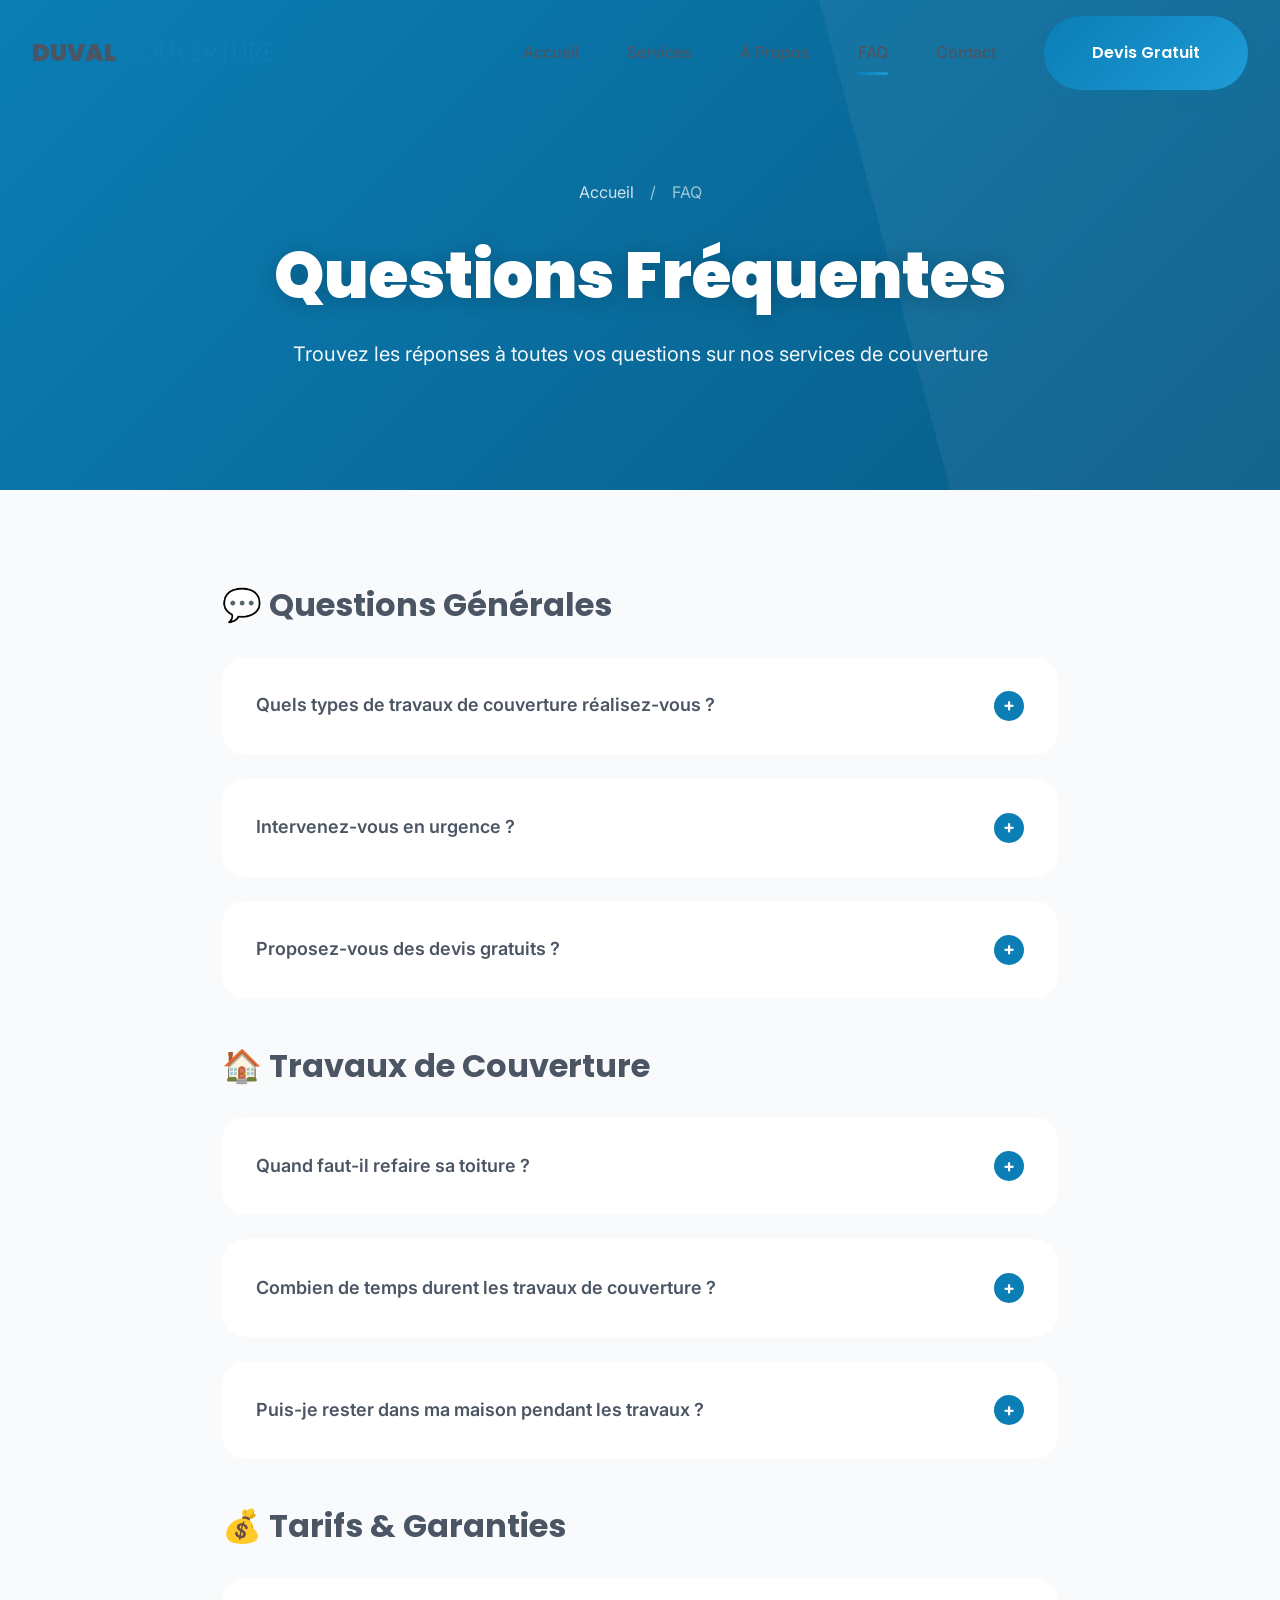
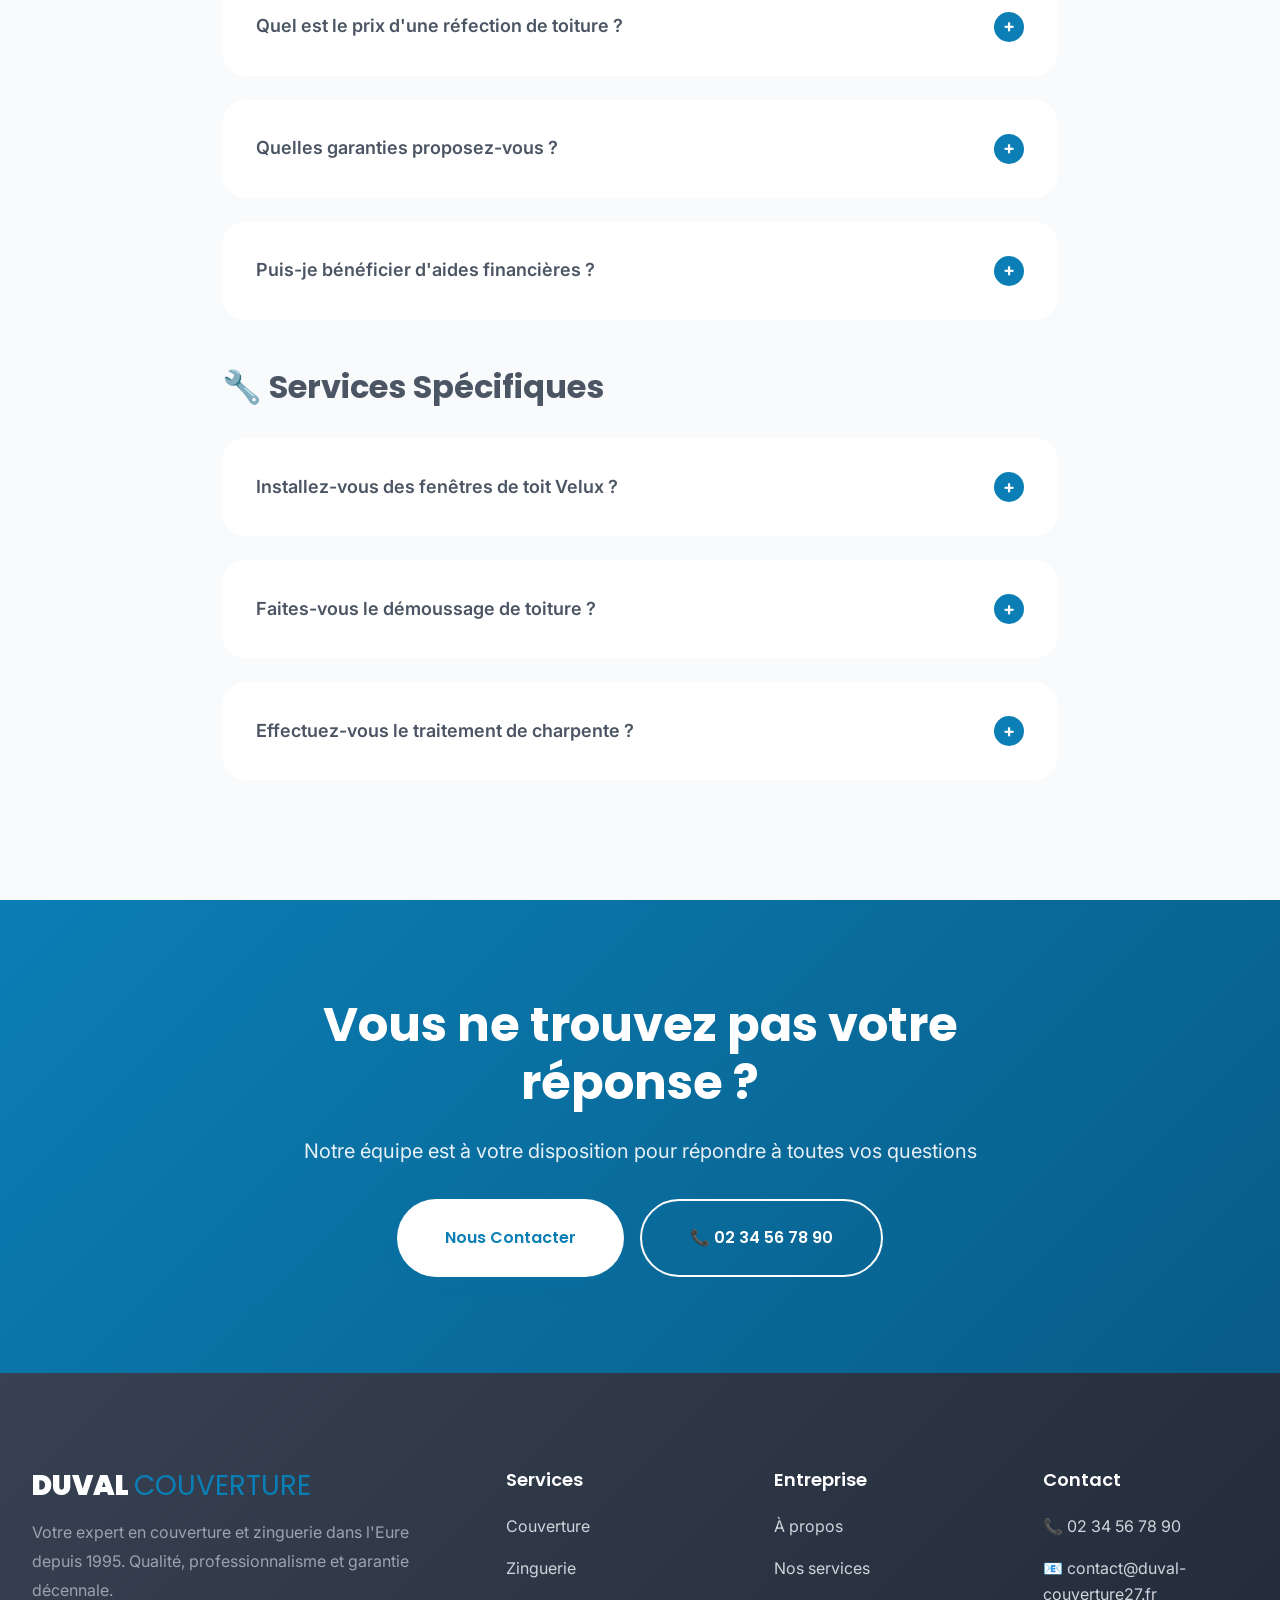
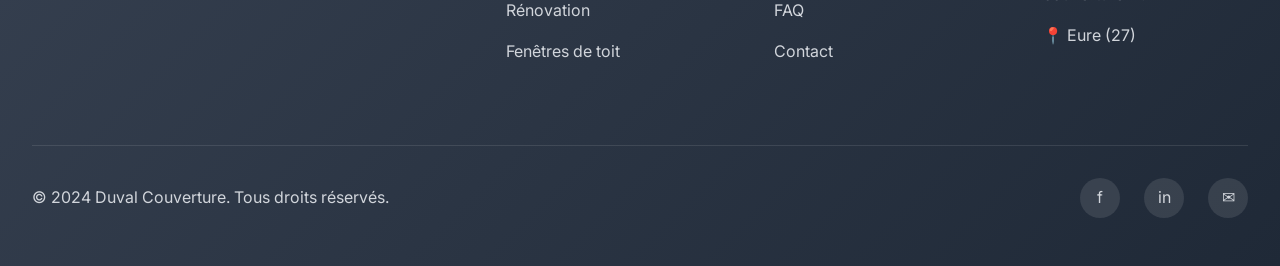
<file: faq.html>
<!DOCTYPE html>
<html lang="fr">
<head>
    <meta charset="UTF-8">
    <meta name="viewport" content="width=device-width, initial-scale=1.0">
    <meta name="description" content="Questions fréquentes sur nos services de couverture et zinguerie dans l'Eure. Trouvez toutes les réponses à vos questions.">
    <title>FAQ - Questions Fréquentes | Duval Couverture 27</title>
    <link rel="stylesheet" href="styles.css">
</head>
<body>
    <nav class="navbar" id="navbar">
        <div class="container">
            <a href="index.html" class="navbar-brand">
                <div class="navbar-brand-text">DUVAL <span>COUVERTURE</span></div>
            </a>
            <ul class="nav-menu" id="nav-menu">
                <li><a href="index.html" class="nav-link">Accueil</a></li>
                <li><a href="services.html" class="nav-link">Services</a></li>
                <li><a href="a-propos.html" class="nav-link">À Propos</a></li>
                <li><a href="faq.html" class="nav-link active">FAQ</a></li>
                <li><a href="contact.html" class="nav-link">Contact</a></li>
                <li><a href="contact.html" class="btn btn-primary">Devis Gratuit</a></li>
            </ul>
            <div class="nav-toggle" id="nav-toggle">☰</div>
        </div>
    </nav>

    <header class="page-header">
        <div class="container">
            <div class="breadcrumb">
                <a href="index.html">Accueil</a>
                <span>/</span>
                <span>FAQ</span>
            </div>
            <h1 class="page-title">Questions Fréquentes</h1>
            <p class="page-description">
                Trouvez les réponses à toutes vos questions sur nos services de couverture
            </p>
        </div>
    </header>

    <section class="section">
        <div class="container" style="max-width: 900px;">
            <h2 style="font-size: 2rem; margin-bottom: 2rem; color: var(--gray-dark);">💬 Questions Générales</h2>
            
            <div class="faq-item">
                <div class="faq-question">
                    <span>Quels types de travaux de couverture réalisez-vous ?</span>
                    <div class="faq-icon">+</div>
                </div>
                <div class="faq-answer">
                    <div class="faq-answer-content">
                        Nous réalisons tous types de travaux de couverture : installation de toiture neuve, réfection complète,
                        réparation, pose de tuiles, ardoises, zinc, bac acier. Nous intervenons sur maisons individuelles,
                        immeubles, bâtiments industriels et commerciaux dans tout le département de l'Eure.
                    </div>
                </div>
            </div>

            <div class="faq-item">
                <div class="faq-question">
                    <span>Intervenez-vous en urgence ?</span>
                    <div class="faq-icon">+</div>
                </div>
                <div class="faq-answer">
                    <div class="faq-answer-content">
                        Oui, nous disposons d'un service de dépannage d'urgence disponible 7j/7. En cas de fuite, tuiles envolées
                        suite à une tempête ou tout autre problème urgent, contactez-nous immédiatement. Nous intervenons
                        rapidement pour sécuriser votre toiture (bâchage, réparation provisoire) puis effectuons les
                        réparations définitives dans les meilleurs délais.
                    </div>
                </div>
            </div>

            <div class="faq-item">
                <div class="faq-question">
                    <span>Proposez-vous des devis gratuits ?</span>
                    <div class="faq-icon">+</div>
                </div>
                <div class="faq-answer">
                    <div class="faq-answer-content">
                        Oui, tous nos devis sont gratuits et sans engagement. Nous nous déplaçons gratuitement dans tout l'Eure
                        pour évaluer vos besoins, effectuer les mesures nécessaires et vous proposer une solution adaptée.
                        Le devis détaillé vous est remis sous 48h maximum.
                    </div>
                </div>
            </div>

            <h2 style="font-size: 2rem; margin: 3rem 0 2rem; color: var(--gray-dark);">🏠 Travaux de Couverture</h2>

            <div class="faq-item">
                <div class="faq-question">
                    <span>Quand faut-il refaire sa toiture ?</span>
                    <div class="faq-icon">+</div>
                </div>
                <div class="faq-answer">
                    <div class="faq-answer-content">
                        La durée de vie d'une toiture dépend des matériaux : 20-30 ans pour les tuiles mécaniques,
                        50-100 ans pour l'ardoise naturelle, 30-40 ans pour le zinc. Signes qu'il faut intervenir :
                        tuiles cassées ou déplacées, fuites récurrentes, mousse importante, isolationinsuffisante,
                        ou simplement l'âge de la couverture.
                    </div>
                </div>
            </div>

            <div class="faq-item">
                <div class="faq-question">
                    <span>Combien de temps durent les travaux de couverture ?</span>
                    <div class="faq-icon">+</div>
                </div>
                <div class="faq-answer">
                    <div class="faq-answer-content">
                        La durée varie selon l'ampleur des travaux. Pour une maison individuelle standard :
                        réparation ponctuelle (1-2 jours), réfection partielle (3-5 jours), réfection complète (1-3 semaines).
                        Nous vous communiquons un planning précis lors de l'établissement du devis et nous engageons
                        à respecter les délais annoncés.
                    </div>
                </div>
            </div>

            <div class="faq-item">
                <div class="faq-question">
                    <span>Puis-je rester dans ma maison pendant les travaux ?</span>
                    <div class="faq-icon">+</div>
                </div>
                <div class="faq-answer">
                    <div class="faq-answer-content">
                        Oui, dans la grande majorité des cas, vous pouvez rester chez vous pendant les travaux de couverture.
                        Nous travaillons par l'extérieur et prenons toutes les précautions nécessaires pour limiter les nuisances
                        (bruit, poussière). En cas de travaux d'isolation par l'intérieur, certaines pièces pourront être
                        temporairement inaccessibles.
                    </div>
                </div>
            </div>

            <h2 style="font-size: 2rem; margin: 3rem 0 2rem; color: var(--gray-dark);">💰 Tarifs & Garanties</h2>

            <div class="faq-item">
                <div class="faq-question">
                    <span>Quel est le prix d'une réfection de toiture ?</span>
                    <div class="faq-icon">+</div>
                </div>
                <div class="faq-answer">
                    <div class="faq-answer-content">
                        Le prix dépend de nombreux facteurs : surface, type de couverture, pente, accessibilité, travaux annexes.
                        Ordre de grandeur pour une réfection complète : 100-250€/m² pose comprise. Ce tarif inclut la dépose
                        de l'ancienne couverture, la pose de la nouvelle, les travaux de zinguerie et l'évacuation des déchets.
                        Contactez-nous pour un devis personnalisé gratuit.
                    </div>
                </div>
            </div>

            <div class="faq-item">
                <div class="faq-question">
                    <span>Quelles garanties proposez-vous ?</span>
                    <div class="faq-icon">+</div>
                </div>
                <div class="faq-answer">
                    <div class="faq-answer-content">
                        Tous nos travaux sont couverts par une garantie décennale qui protège votre habitation pendant 10 ans
                        contre les défauts affectant la solidité de l'ouvrage. Nous disposons également d'une assurance
                        responsabilité civile professionnelle. Nos matériaux bénéficient des garanties fabricants.
                        Vous recevez toutes les attestations nécessaires à la fin du chantier.
                    </div>
                </div>
            </div>

            <div class="faq-item">
                <div class="faq-question">
                    <span>Puis-je bénéficier d'aides financières ?</span>
                    <div class="faq-icon">+</div>
                </div>
                <div class="faq-answer">
                    <div class="faq-answer-content">
                        Oui ! Grâce à notre certification RGE (Reconnu Garant de l'Environnement), vous pouvez bénéficier de
                        MaPrimeRénov', de l'éco-PTZ, des certificats d'économies d'énergie (CEE) et potentiellement d'aides
                        locales pour vos travaux de rénovation énergétique (isolation de toiture notamment).
                        Nous vous accompagnons dans vos démarches.
                    </div>
                </div>
            </div>

            <h2 style="font-size: 2rem; margin: 3rem 0 2rem; color: var(--gray-dark);">🔧 Services Spécifiques</h2>

            <div class="faq-item">
                <div class="faq-question">
                    <span>Installez-vous des fenêtres de toit Velux ?</span>
                    <div class="faq-icon">+</div>
                </div>
                <div class="faq-answer">
                    <div class="faq-answer-content">
                        Oui, nous sommes installateurs agréés Velux. Nous proposons toute la gamme : fenêtres manuelles,
                        motorisées, connectées, volets roulants solaires ou électriques. La pose comprend la création de
                        l'ouverture dans la toiture, la mise en place de la fenêtre, le raccordement de l'étanchéité et
                        les finitions intérieures. Garantie totale sur l'étanchéité.
                    </div>
                </div>
            </div>

            <div class="faq-item">
                <div class="faq-question">
                    <span>Faites-vous le démoussage de toiture ?</span>
                    <div class="faq-icon">+</div>
                </div>
                <div class="faq-answer">
                    <div class="faq-answer-content">
                        Oui, nous proposons un service complet de démoussage et nettoyage de toiture. Le processus comprend :
                        nettoyage haute pression, traitement anti-mousse préventif et optionnellement un traitement hydrofuge
                        pour protéger durablement votre couverture. Recommandé tous les 5-10 ans selon l'exposition
                        de votre toiture.
                    </div>
                </div>
            </div>

            <div class="faq-item">
                <div class="faq-question">
                    <span>Effectuez-vous le traitement de charpente ?</span>
                    <div class="faq-icon">+</div>
                </div>
                <div class="faq-answer">
                    <div class="faq-answer-content">
                        Oui, nous réalisons le traitement de charpente contre les insectes xylophages (termites, capricornes,
                        vrillettes) et les champignons (mérule). Après diagnostic gratuit, nous appliquons un traitement
                        curatif si nécessaire, puis un traitement préventif pour protéger durablement votre charpente.
                        Garantie sur les traitements effectués.
                    </div>
                </div>
            </div>
        </div>
    </section>

    <section class="section" style="background: var(--gradient-hero); text-align: center; color: white;">
        <div class="container">
            <div style="max-width: 800px; margin: 0 auto;">
                <h2 style="font-size: 3rem; color: white; margin-bottom: 1.5rem;">Vous ne trouvez pas votre réponse ?</h2>
                <p style="font-size: 1.25rem; color: rgba(255,255,255,0.9); margin-bottom: 2rem;">
                    Notre équipe est à votre disposition pour répondre à toutes vos questions
                </p>
                <div style="display: flex; gap: 1rem; justify-content: center; flex-wrap: wrap;">
                    <a href="contact.html" class="btn btn-primary" style="background: white; color: var(--primary);">Nous Contacter</a>
                    <a href="tel:0234567890" class="btn btn-outline">📞 02 34 56 78 90</a>
                </div>
            </div>
        </div>
    </section>

    <footer class="footer">
        <div class="container">
            <div class="footer-grid">
                <div>
                    <h3 style="font-size: 1.75rem; font-weight: 900; color: white; margin-bottom: 1rem;">DUVAL <span style="color: var(--primary); font-weight: 400;">COUVERTURE</span></h3>
                    <p class="footer-description">
                        Votre expert en couverture et zinguerie dans l'Eure depuis 1995.
                        Qualité, professionnalisme et garantie décennale.
                    </p>
                </div>
                <div>
                    <h4 class="footer-title">Services</h4>
                    <ul class="footer-links">
                        <li><a href="couverture.html">Couverture</a></li>
                        <li><a href="zinguerie.html">Zinguerie</a></li>
                        <li><a href="renovation.html">Rénovation</a></li>
                        <li><a href="velux.html">Fenêtres de toit</a></li>
                    </ul>
                </div>
                <div>
                    <h4 class="footer-title">Entreprise</h4>
                    <ul class="footer-links">
                        <li><a href="a-propos.html">À propos</a></li>
                        <li><a href="services.html">Nos services</a></li>
                        <li><a href="faq.html">FAQ</a></li>
                        <li><a href="contact.html">Contact</a></li>
                    </ul>
                </div>
                <div>
                    <h4 class="footer-title">Contact</h4>
                    <ul class="footer-links">
                        <li>📞 <a href="tel:0234567890">02 34 56 78 90</a></li>
                        <li>📧 <a href="mailto:contact@duval-couverture27.fr">contact@duval-couverture27.fr</a></li>
                        <li>📍 Eure (27)</li>
                    </ul>
                </div>
            </div>
            <div class="footer-bottom">
                <p>&copy; 2024 Duval Couverture. Tous droits réservés.</p>
                <div class="social-links">
                    <a href="#" class="social-link">f</a>
                    <a href="#" class="social-link">in</a>
                    <a href="#" class="social-link">✉</a>
                </div>
            </div>
        </div>
    </footer>

    <script src="script.js"></script>
</body>
</html>
</file>
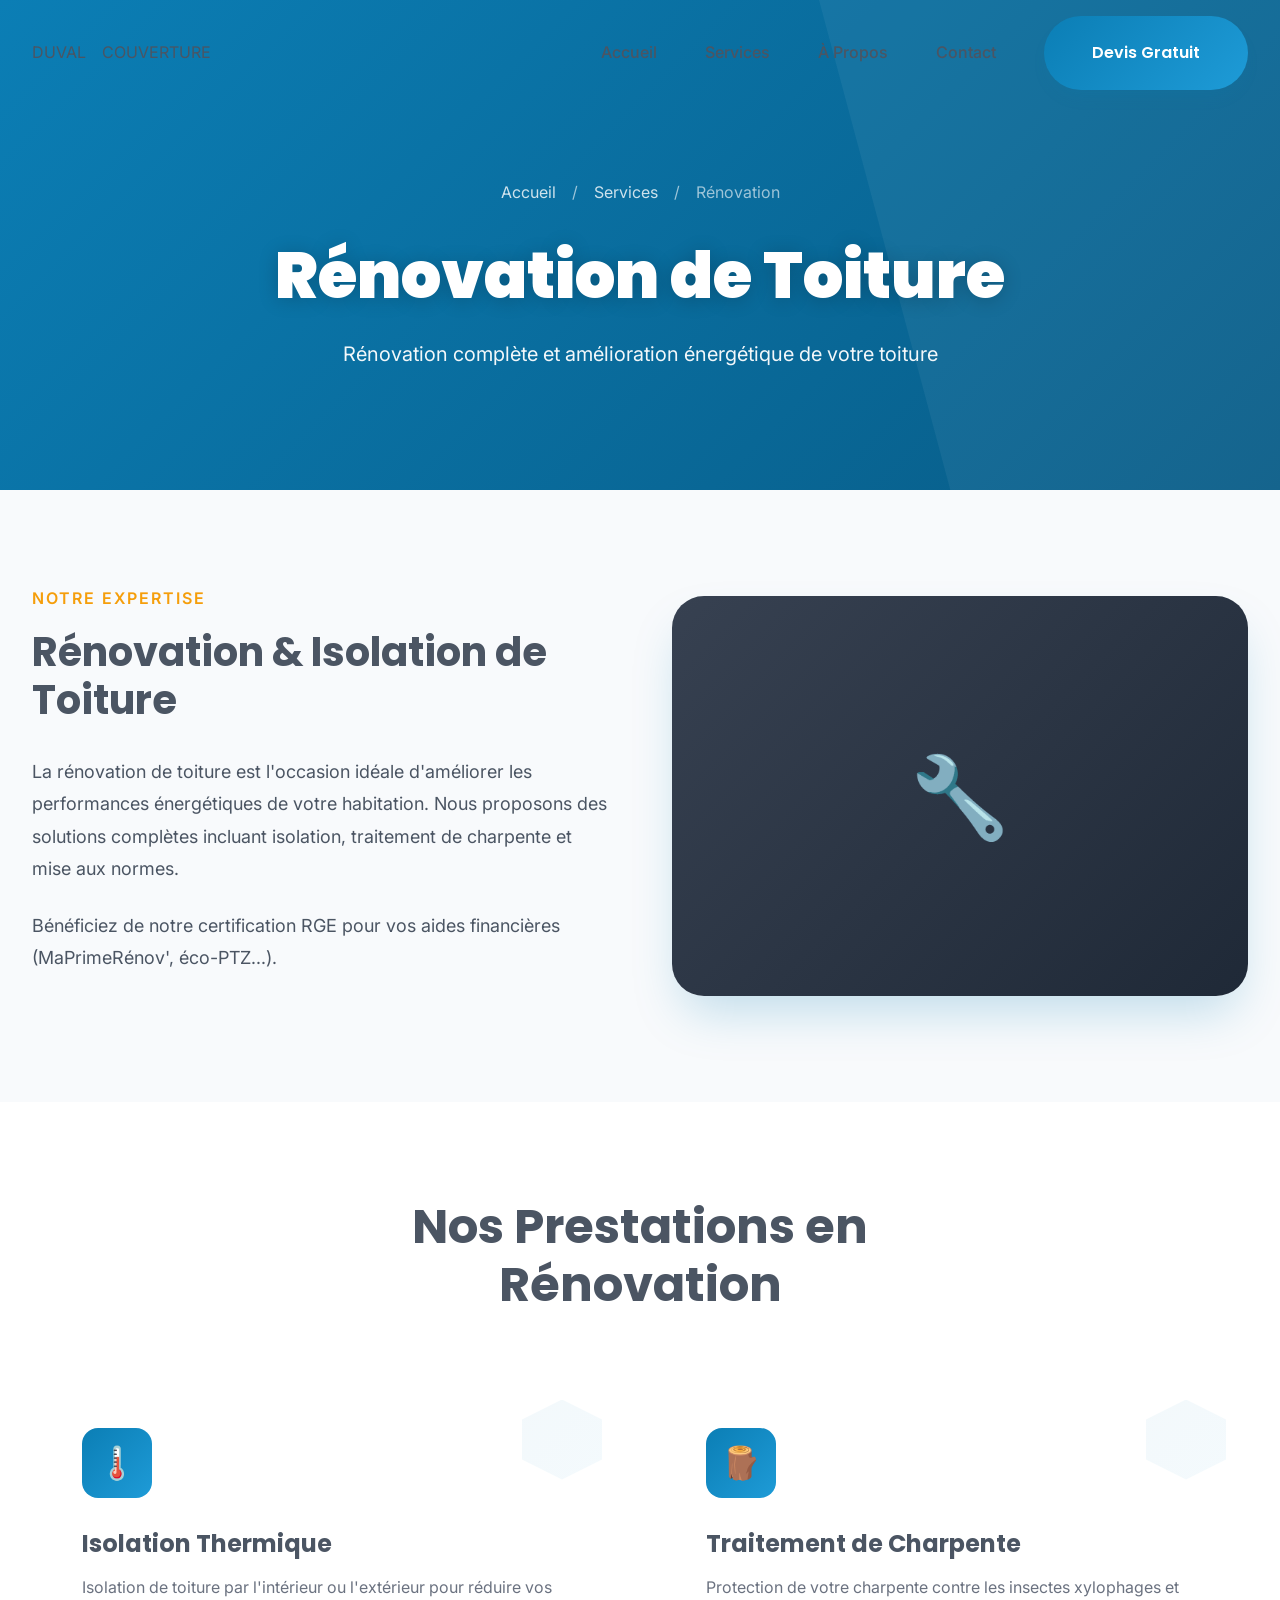
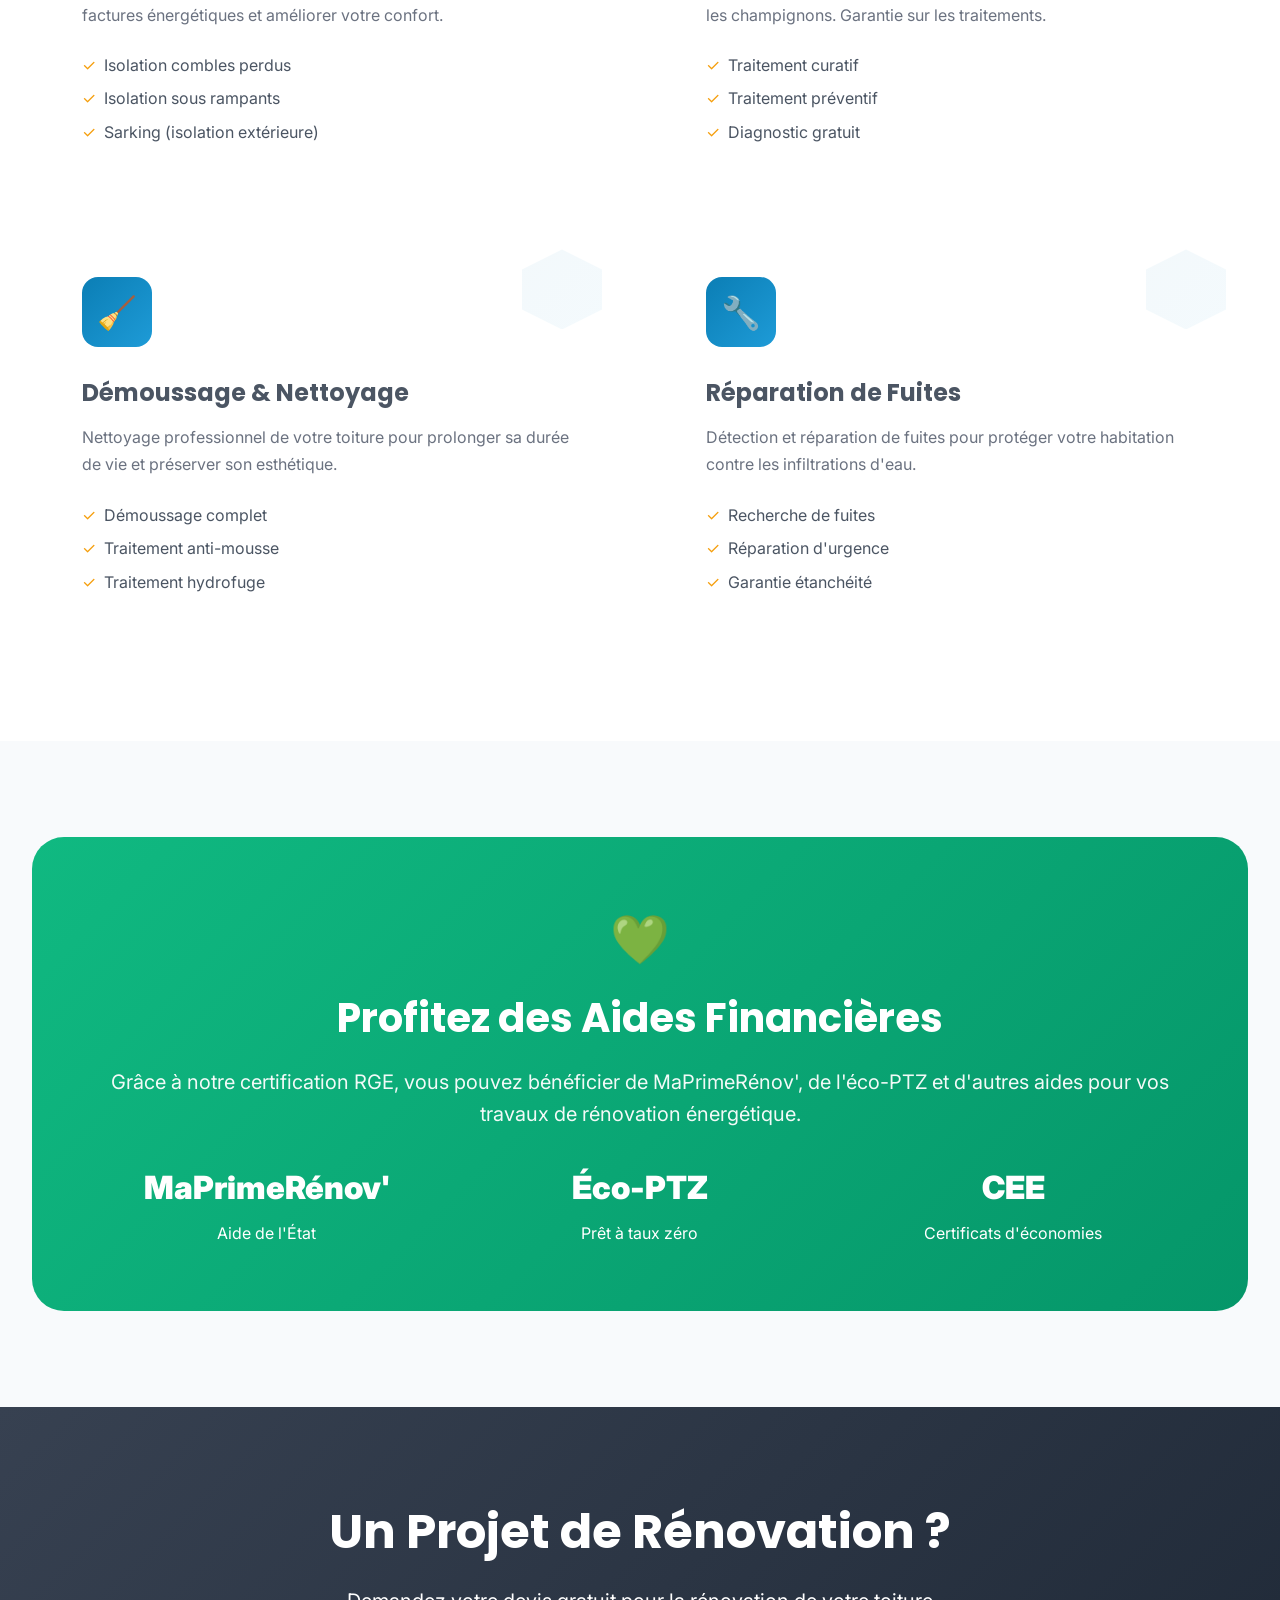
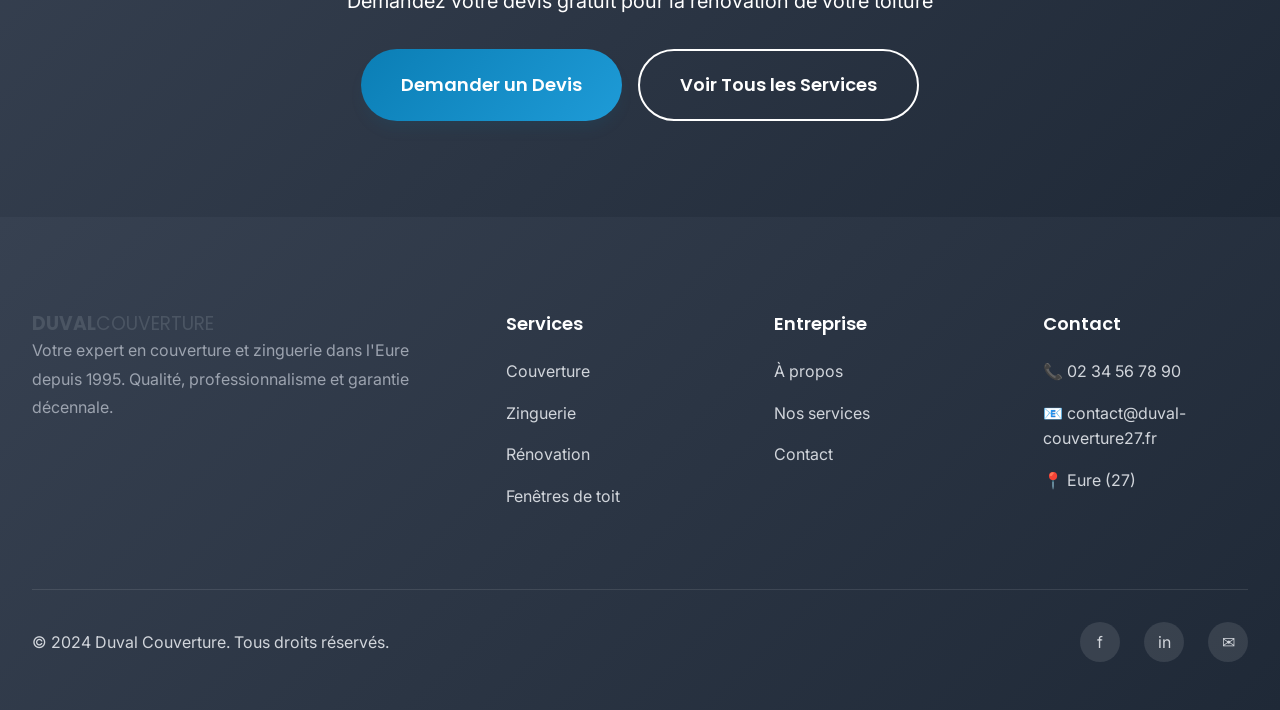
<file: renovation.html>
<!DOCTYPE html>
<html lang="fr">
<head>
    <meta charset="UTF-8">
    <meta name="viewport" content="width=device-width, initial-scale=1.0">
    <meta name="description" content="Rénovation de toiture : isolation, traitement de charpente, démoussage dans l'Eure.">
    <title>Rénovation - Duval Couverture 27</title>
    <link rel="stylesheet" href="styles.css">
</head>
<body>
    <nav class="navbar" id="navbar">
        <div class="container">
            <a href="index.html" class="navbar-brand">DUVAL<span>COUVERTURE</span></a>
            <ul class="nav-menu" id="nav-menu">
                <li><a href="index.html" class="nav-link">Accueil</a></li>
                <li><a href="services.html" class="nav-link active">Services</a></li>
                <li><a href="a-propos.html" class="nav-link">À Propos</a></li>
                <li><a href="contact.html" class="nav-link">Contact</a></li>
                <li><a href="contact.html" class="btn btn-primary">Devis Gratuit</a></li>
            </ul>
            <div class="nav-toggle" id="nav-toggle">☰</div>
        </div>
    </nav>

    <header class="page-header">
        <div class="container">
            <div class="breadcrumb">
                <a href="index.html">Accueil</a>
                <span>/</span>
                <a href="services.html">Services</a>
                <span>/</span>
                <span>Rénovation</span>
            </div>
            <h1 class="page-title">Rénovation de Toiture</h1>
            <p class="page-description">
                Rénovation complète et amélioration énergétique de votre toiture
            </p>
        </div>
    </header>

    <section class="section">
        <div class="container">
            <div class="grid grid-2" style="gap: 4rem; align-items: center;">
                <div>
                    <p style="color: var(--accent); font-weight: 600; text-transform: uppercase; letter-spacing: 2px; margin-bottom: 1rem;">Notre Expertise</p>
                    <h2 style="font-size: 2.5rem; margin-bottom: 2rem;">Rénovation & Isolation de Toiture</h2>
                    <p style="font-size: 1.125rem; color: var(--gray-600); margin-bottom: 1.5rem; line-height: 1.8;">
                        La rénovation de toiture est l'occasion idéale d'améliorer les performances énergétiques de votre habitation.
                        Nous proposons des solutions complètes incluant isolation, traitement de charpente et mise aux normes.
                    </p>
                    <p style="font-size: 1.125rem; color: var(--gray-600); margin-bottom: 2rem; line-height: 1.8;">
                        Bénéficiez de notre certification RGE pour vos aides financières (MaPrimeRénov', éco-PTZ...).
                    </p>
                </div>
                <div style="background: var(--gradient-dark); height: 400px; border-radius: 2rem; display: flex; align-items: center; justify-content: center; color: white; font-size: 5rem; box-shadow: var(--shadow-2xl);">
                    🔧
                </div>
            </div>
        </div>
    </section>

    <section class="section" style="background: var(--white);">
        <div class="container">
            <div style="text-align: center; max-width: 700px; margin: 0 auto 4rem;">
                <h2 style="font-size: 3rem; margin-bottom: 1rem;">Nos Prestations en Rénovation</h2>
            </div>

            <div class="grid grid-2" style="gap: 2rem;">
                <div class="card">
                    <div class="card-icon">🌡️</div>
                    <h3 class="card-title">Isolation Thermique</h3>
                    <p class="card-description" style="margin-bottom: 1.5rem;">
                        Isolation de toiture par l'intérieur ou l'extérieur pour réduire vos factures énergétiques et améliorer votre confort.
                    </p>
                    <ul style="list-style: none; padding: 0; display: grid; gap: 0.5rem;">
                        <li style="display: flex; gap: 0.5rem;"><span style="color: var(--accent);">✓</span> Isolation combles perdus</li>
                        <li style="display: flex; gap: 0.5rem;"><span style="color: var(--accent);">✓</span> Isolation sous rampants</li>
                        <li style="display: flex; gap: 0.5rem;"><span style="color: var(--accent);">✓</span> Sarking (isolation extérieure)</li>
                    </ul>
                </div>

                <div class="card">
                    <div class="card-icon">🪵</div>
                    <h3 class="card-title">Traitement de Charpente</h3>
                    <p class="card-description" style="margin-bottom: 1.5rem;">
                        Protection de votre charpente contre les insectes xylophages et les champignons. Garantie sur les traitements.
                    </p>
                    <ul style="list-style: none; padding: 0; display: grid; gap: 0.5rem;">
                        <li style="display: flex; gap: 0.5rem;"><span style="color: var(--accent);">✓</span> Traitement curatif</li>
                        <li style="display: flex; gap: 0.5rem;"><span style="color: var(--accent);">✓</span> Traitement préventif</li>
                        <li style="display: flex; gap: 0.5rem;"><span style="color: var(--accent);">✓</span> Diagnostic gratuit</li>
                    </ul>
                </div>

                <div class="card">
                    <div class="card-icon">🧹</div>
                    <h3 class="card-title">Démoussage & Nettoyage</h3>
                    <p class="card-description" style="margin-bottom: 1.5rem;">
                        Nettoyage professionnel de votre toiture pour prolonger sa durée de vie et préserver son esthétique.
                    </p>
                    <ul style="list-style: none; padding: 0; display: grid; gap: 0.5rem;">
                        <li style="display: flex; gap: 0.5rem;"><span style="color: var(--accent);">✓</span> Démoussage complet</li>
                        <li style="display: flex; gap: 0.5rem;"><span style="color: var(--accent);">✓</span> Traitement anti-mousse</li>
                        <li style="display: flex; gap: 0.5rem;"><span style="color: var(--accent);">✓</span> Traitement hydrofuge</li>
                    </ul>
                </div>

                <div class="card">
                    <div class="card-icon">🔧</div>
                    <h3 class="card-title">Réparation de Fuites</h3>
                    <p class="card-description" style="margin-bottom: 1.5rem;">
                        Détection et réparation de fuites pour protéger votre habitation contre les infiltrations d'eau.
                    </p>
                    <ul style="list-style: none; padding: 0; display: grid; gap: 0.5rem;">
                        <li style="display: flex; gap: 0.5rem;"><span style="color: var(--accent);">✓</span> Recherche de fuites</li>
                        <li style="display: flex; gap: 0.5rem;"><span style="color: var(--accent);">✓</span> Réparation d'urgence</li>
                        <li style="display: flex; gap: 0.5rem;"><span style="color: var(--accent);">✓</span> Garantie étanchéité</li>
                    </ul>
                </div>
            </div>
        </div>
    </section>

    <section class="section">
        <div class="container">
            <div style="background: linear-gradient(135deg, #10b981 0%, #059669 100%); padding: 4rem; border-radius: 2rem; color: white; text-align: center;">
                <div style="font-size: 3rem; margin-bottom: 1rem;">💚</div>
                <h2 style="font-size: 2.5rem; margin-bottom: 1.5rem; color: white;">Profitez des Aides Financières</h2>
                <p style="font-size: 1.25rem; margin-bottom: 2rem; opacity: 0.95;">
                    Grâce à notre certification RGE, vous pouvez bénéficier de MaPrimeRénov', de l'éco-PTZ
                    et d'autres aides pour vos travaux de rénovation énergétique.
                </p>
                <div class="grid grid-3" style="gap: 2rem; text-align: center;">
                    <div>
                        <div style="font-size: 2rem; font-weight: 900; margin-bottom: 0.5rem;">MaPrimeRénov'</div>
                        <p>Aide de l'État</p>
                    </div>
                    <div>
                        <div style="font-size: 2rem; font-weight: 900; margin-bottom: 0.5rem;">Éco-PTZ</div>
                        <p>Prêt à taux zéro</p>
                    </div>
                    <div>
                        <div style="font-size: 2rem; font-weight: 900; margin-bottom: 0.5rem;">CEE</div>
                        <p>Certificats d'économies</p>
                    </div>
                </div>
            </div>
        </div>
    </section>

    <section class="section" style="background: var(--gradient-dark); text-align: center; color: white;">
        <div class="container">
            <div style="max-width: 800px; margin: 0 auto;">
                <h2 style="font-size: 3rem; color: white; margin-bottom: 1.5rem;">Un Projet de Rénovation ?</h2>
                <p style="font-size: 1.25rem; color: var(--gray-300); margin-bottom: 2rem;">
                    Demandez votre devis gratuit pour la rénovation de votre toiture
                </p>
                <div style="display: flex; gap: 1rem; justify-content: center; flex-wrap: wrap;">
                    <a href="contact.html" class="btn btn-primary" style="font-size: 1.125rem; padding: 1.25rem 2.5rem;">Demander un Devis</a>
                    <a href="services.html" class="btn btn-outline" style="font-size: 1.125rem; padding: 1.25rem 2.5rem;">Voir Tous les Services</a>
                </div>
            </div>
        </div>
    </section>

    <footer class="footer">
        <div class="container">
            <div class="footer-grid">
                <div>
                    <h3 class="footer-brand">DUVAL<span style="font-weight: 400;">COUVERTURE</span></h3>
                    <p class="footer-description">
                        Votre expert en couverture et zinguerie dans l'Eure depuis 1995.
                        Qualité, professionnalisme et garantie décennale.
                    </p>
                </div>
                <div>
                    <h4 class="footer-title">Services</h4>
                    <ul class="footer-links">
                        <li><a href="couverture.html">Couverture</a></li>
                        <li><a href="zinguerie.html">Zinguerie</a></li>
                        <li><a href="renovation.html">Rénovation</a></li>
                        <li><a href="velux.html">Fenêtres de toit</a></li>
                    </ul>
                </div>
                <div>
                    <h4 class="footer-title">Entreprise</h4>
                    <ul class="footer-links">
                        <li><a href="a-propos.html">À propos</a></li>
                        <li><a href="services.html">Nos services</a></li>
                        <li><a href="contact.html">Contact</a></li>
                    </ul>
                </div>
                <div>
                    <h4 class="footer-title">Contact</h4>
                    <ul class="footer-links">
                        <li>📞 <a href="tel:0234567890">02 34 56 78 90</a></li>
                        <li>📧 <a href="mailto:contact@duval-couverture27.fr">contact@duval-couverture27.fr</a></li>
                        <li>📍 Eure (27)</li>
                    </ul>
                </div>
            </div>
            <div class="footer-bottom">
                <p>&copy; 2024 Duval Couverture. Tous droits réservés.</p>
                <div class="social-links">
                    <a href="#" class="social-link">f</a>
                    <a href="#" class="social-link">in</a>
                    <a href="#" class="social-link">✉</a>
                </div>
            </div>
        </div>
    </footer>
    <script src="script.js"></script>
</body>
</html>
</file>
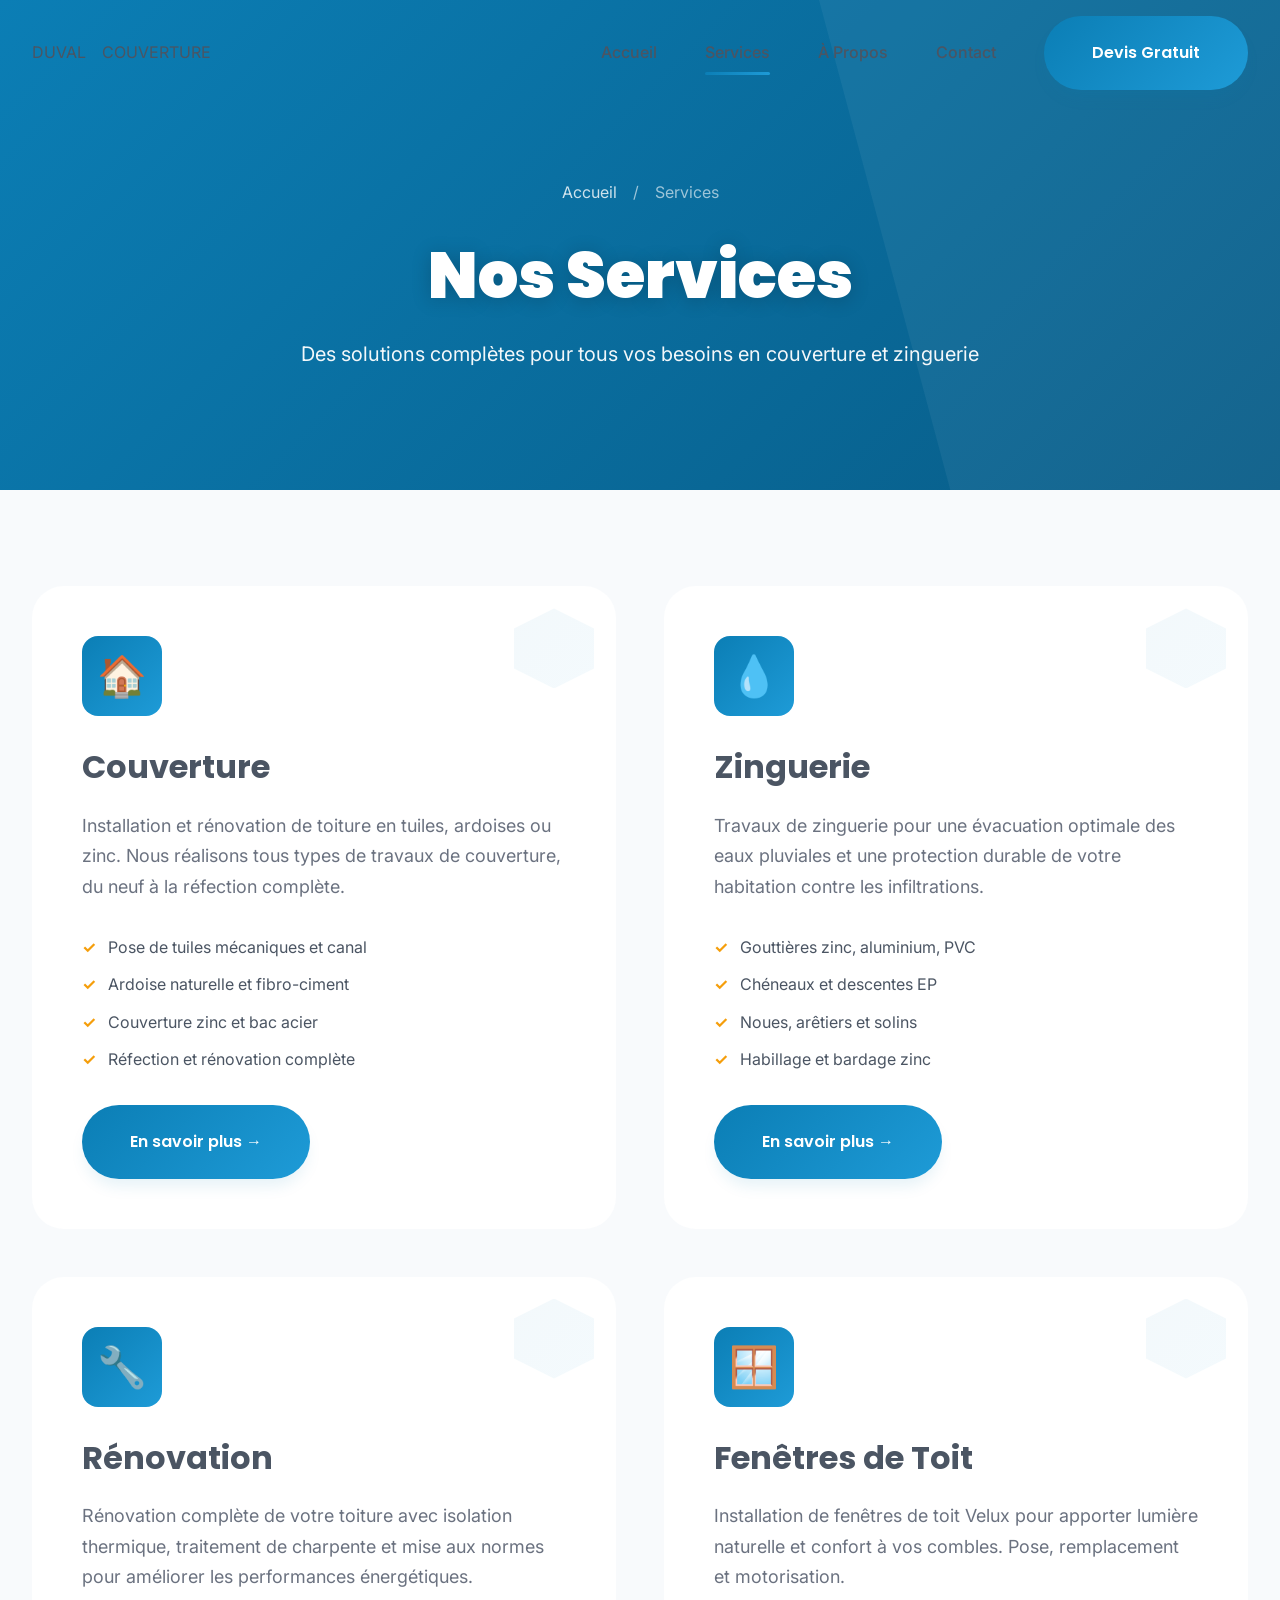
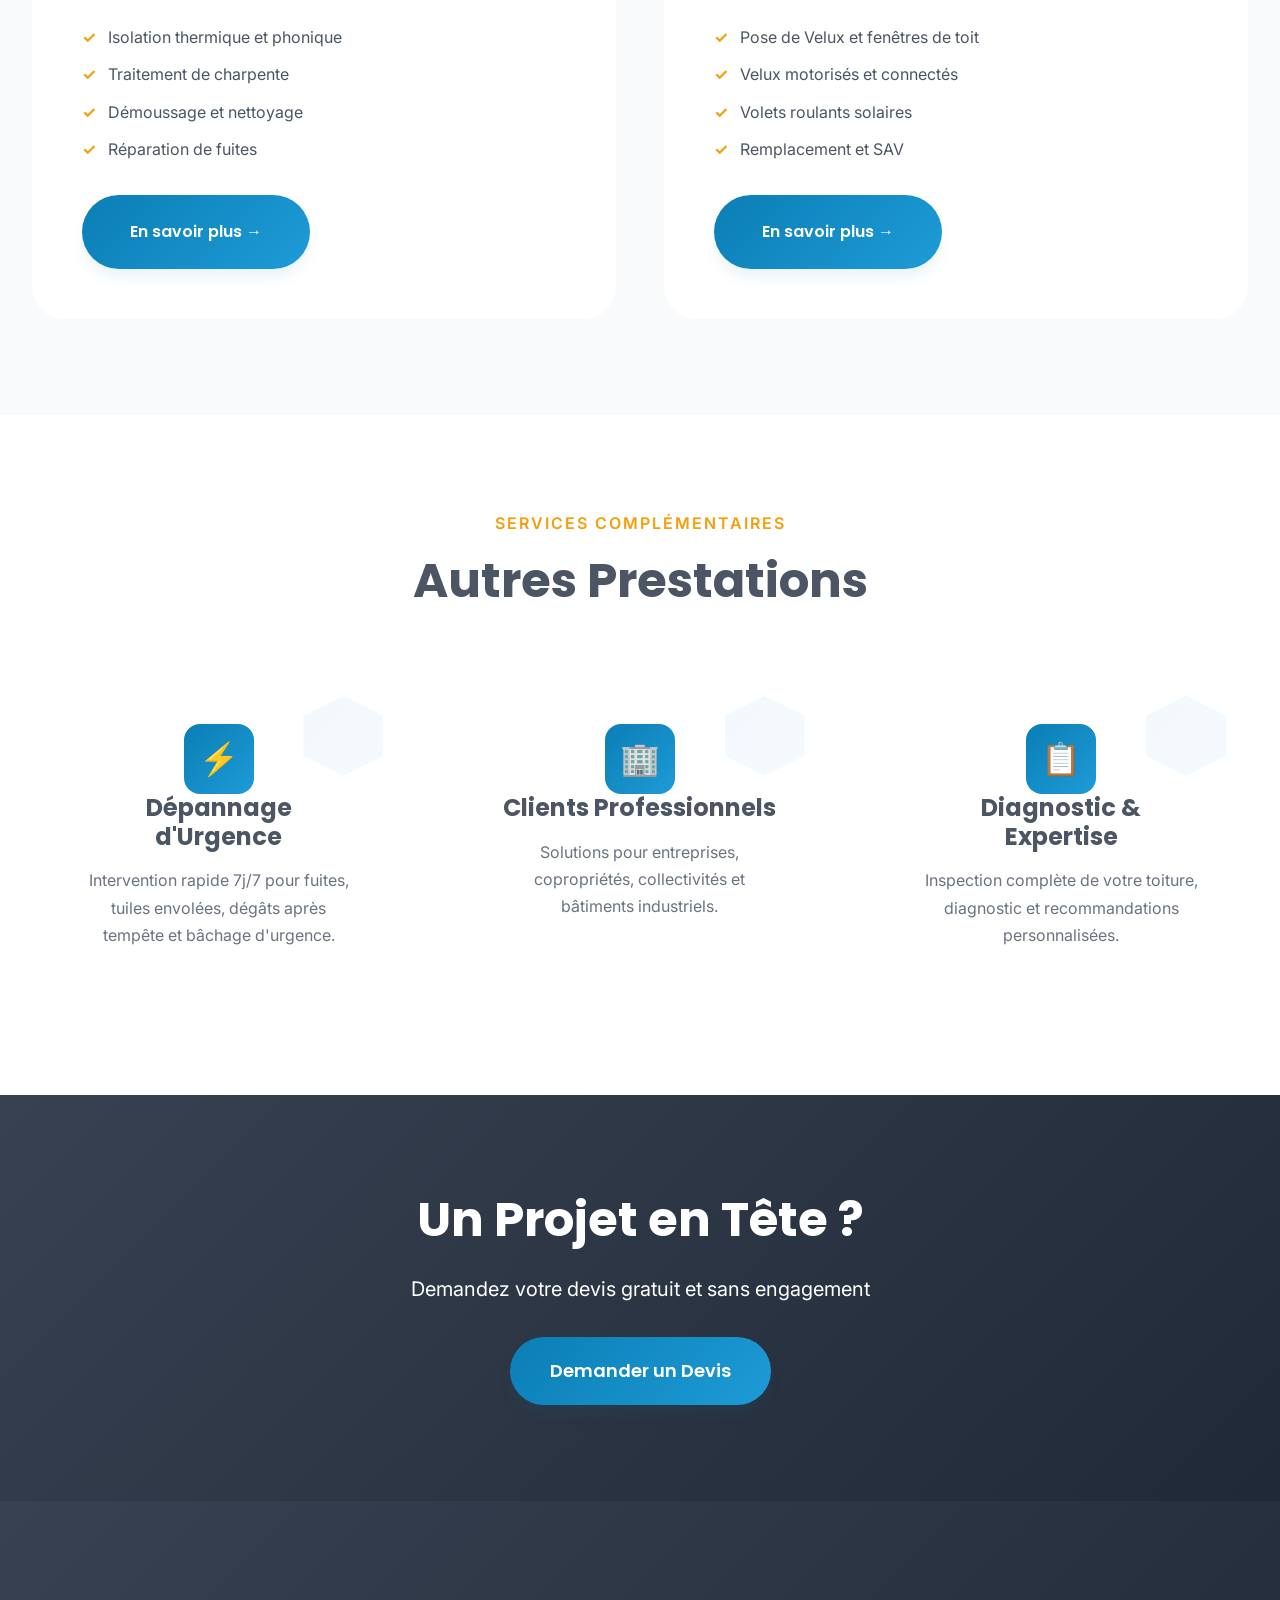
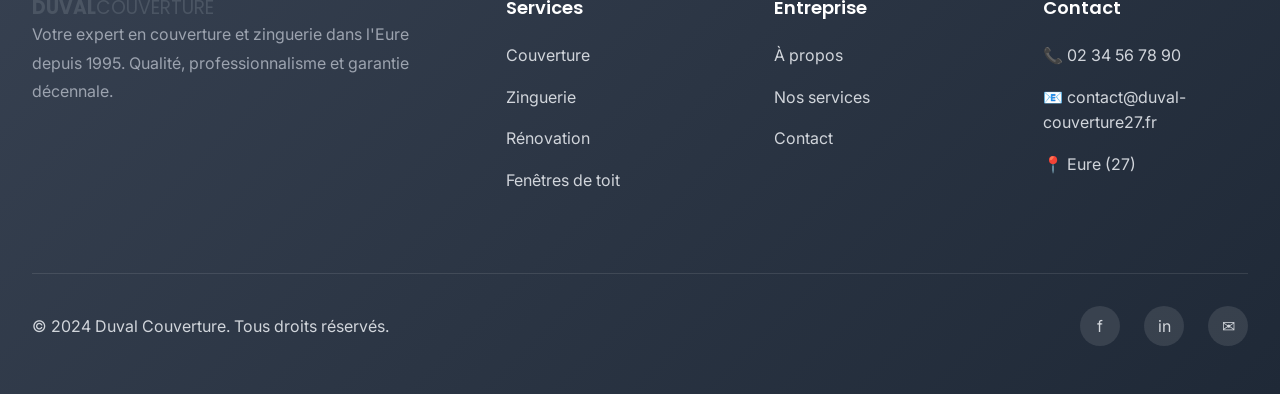
<file: services.html>
<!DOCTYPE html>
<html lang="fr">
<head>
    <meta charset="UTF-8">
    <meta name="viewport" content="width=device-width, initial-scale=1.0">
    <meta name="description" content="Découvrez tous les services de Duval Couverture : couverture, zinguerie, rénovation et fenêtres de toit.">
    <title>Nos Services - Duval Couverture 27</title>
    <link rel="stylesheet" href="styles.css">
</head>
<body>
    <!-- Navigation -->
    <nav class="navbar" id="navbar">
        <div class="container">
            <a href="index.html" class="navbar-brand">DUVAL<span>COUVERTURE</span></a>

            <ul class="nav-menu" id="nav-menu">
                <li><a href="index.html" class="nav-link">Accueil</a></li>
                <li><a href="services.html" class="nav-link active">Services</a></li>
                <li><a href="a-propos.html" class="nav-link">À Propos</a></li>
                <li><a href="contact.html" class="nav-link">Contact</a></li>
                <li><a href="contact.html" class="btn btn-primary">Devis Gratuit</a></li>
            </ul>

            <div class="nav-toggle" id="nav-toggle">☰</div>
        </div>
    </nav>

    <!-- Page Header -->
    <header class="page-header">
        <div class="container">
            <div class="breadcrumb">
                <a href="index.html">Accueil</a>
                <span>/</span>
                <span>Services</span>
            </div>
            <h1 class="page-title">Nos Services</h1>
            <p class="page-description">
                Des solutions complètes pour tous vos besoins en couverture et zinguerie
            </p>
        </div>
    </header>

    <!-- Services Grid -->
    <section class="section">
        <div class="container">
            <div class="grid grid-2" style="gap: 3rem;">
                <!-- Couverture -->
                <a href="couverture.html" class="card" style="padding: 3rem;">
                    <div class="card-icon" style="width: 80px; height: 80px; font-size: 2.5rem;">🏠</div>
                    <h2 class="card-title" style="font-size: 2rem; margin-bottom: 1.5rem;">Couverture</h2>
                    <p class="card-description" style="font-size: 1.125rem; margin-bottom: 2rem;">
                        Installation et rénovation de toiture en tuiles, ardoises ou zinc. Nous réalisons tous types
                        de travaux de couverture, du neuf à la réfection complète.
                    </p>
                    <div style="display: grid; gap: 0.75rem;">
                        <div style="display: flex; align-items: center; gap: 0.75rem;">
                            <span style="color: var(--accent); font-weight: bold;">✓</span>
                            <span>Pose de tuiles mécaniques et canal</span>
                        </div>
                        <div style="display: flex; align-items: center; gap: 0.75rem;">
                            <span style="color: var(--accent); font-weight: bold;">✓</span>
                            <span>Ardoise naturelle et fibro-ciment</span>
                        </div>
                        <div style="display: flex; align-items: center; gap: 0.75rem;">
                            <span style="color: var(--accent); font-weight: bold;">✓</span>
                            <span>Couverture zinc et bac acier</span>
                        </div>
                        <div style="display: flex; align-items: center; gap: 0.75rem;">
                            <span style="color: var(--accent); font-weight: bold;">✓</span>
                            <span>Réfection et rénovation complète</span>
                        </div>
                    </div>
                    <div style="margin-top: 2rem;">
                        <span class="btn btn-primary" style="display: inline-flex;">En savoir plus →</span>
                    </div>
                </a>

                <!-- Zinguerie -->
                <a href="zinguerie.html" class="card" style="padding: 3rem;">
                    <div class="card-icon" style="width: 80px; height: 80px; font-size: 2.5rem;">💧</div>
                    <h2 class="card-title" style="font-size: 2rem; margin-bottom: 1.5rem;">Zinguerie</h2>
                    <p class="card-description" style="font-size: 1.125rem; margin-bottom: 2rem;">
                        Travaux de zinguerie pour une évacuation optimale des eaux pluviales et une protection
                        durable de votre habitation contre les infiltrations.
                    </p>
                    <div style="display: grid; gap: 0.75rem;">
                        <div style="display: flex; align-items: center; gap: 0.75rem;">
                            <span style="color: var(--accent); font-weight: bold;">✓</span>
                            <span>Gouttières zinc, aluminium, PVC</span>
                        </div>
                        <div style="display: flex; align-items: center; gap: 0.75rem;">
                            <span style="color: var(--accent); font-weight: bold;">✓</span>
                            <span>Chéneaux et descentes EP</span>
                        </div>
                        <div style="display: flex; align-items: center; gap: 0.75rem;">
                            <span style="color: var(--accent); font-weight: bold;">✓</span>
                            <span>Noues, arêtiers et solins</span>
                        </div>
                        <div style="display: flex; align-items: center; gap: 0.75rem;">
                            <span style="color: var(--accent); font-weight: bold;">✓</span>
                            <span>Habillage et bardage zinc</span>
                        </div>
                    </div>
                    <div style="margin-top: 2rem;">
                        <span class="btn btn-primary" style="display: inline-flex;">En savoir plus →</span>
                    </div>
                </a>

                <!-- Rénovation -->
                <a href="renovation.html" class="card" style="padding: 3rem;">
                    <div class="card-icon" style="width: 80px; height: 80px; font-size: 2.5rem;">🔧</div>
                    <h2 class="card-title" style="font-size: 2rem; margin-bottom: 1.5rem;">Rénovation</h2>
                    <p class="card-description" style="font-size: 1.125rem; margin-bottom: 2rem;">
                        Rénovation complète de votre toiture avec isolation thermique, traitement de charpente
                        et mise aux normes pour améliorer les performances énergétiques.
                    </p>
                    <div style="display: grid; gap: 0.75rem;">
                        <div style="display: flex; align-items: center; gap: 0.75rem;">
                            <span style="color: var(--accent); font-weight: bold;">✓</span>
                            <span>Isolation thermique et phonique</span>
                        </div>
                        <div style="display: flex; align-items: center; gap: 0.75rem;">
                            <span style="color: var(--accent); font-weight: bold;">✓</span>
                            <span>Traitement de charpente</span>
                        </div>
                        <div style="display: flex; align-items: center; gap: 0.75rem;">
                            <span style="color: var(--accent); font-weight: bold;">✓</span>
                            <span>Démoussage et nettoyage</span>
                        </div>
                        <div style="display: flex; align-items: center; gap: 0.75rem;">
                            <span style="color: var(--accent); font-weight: bold;">✓</span>
                            <span>Réparation de fuites</span>
                        </div>
                    </div>
                    <div style="margin-top: 2rem;">
                        <span class="btn btn-primary" style="display: inline-flex;">En savoir plus →</span>
                    </div>
                </a>

                <!-- Velux -->
                <a href="velux.html" class="card" style="padding: 3rem;">
                    <div class="card-icon" style="width: 80px; height: 80px; font-size: 2.5rem;">🪟</div>
                    <h2 class="card-title" style="font-size: 2rem; margin-bottom: 1.5rem;">Fenêtres de Toit</h2>
                    <p class="card-description" style="font-size: 1.125rem; margin-bottom: 2rem;">
                        Installation de fenêtres de toit Velux pour apporter lumière naturelle et confort à vos
                        combles. Pose, remplacement et motorisation.
                    </p>
                    <div style="display: grid; gap: 0.75rem;">
                        <div style="display: flex; align-items: center; gap: 0.75rem;">
                            <span style="color: var(--accent); font-weight: bold;">✓</span>
                            <span>Pose de Velux et fenêtres de toit</span>
                        </div>
                        <div style="display: flex; align-items: center; gap: 0.75rem;">
                            <span style="color: var(--accent); font-weight: bold;">✓</span>
                            <span>Velux motorisés et connectés</span>
                        </div>
                        <div style="display: flex; align-items: center; gap: 0.75rem;">
                            <span style="color: var(--accent); font-weight: bold;">✓</span>
                            <span>Volets roulants solaires</span>
                        </div>
                        <div style="display: flex; align-items: center; gap: 0.75rem;">
                            <span style="color: var(--accent); font-weight: bold;">✓</span>
                            <span>Remplacement et SAV</span>
                        </div>
                    </div>
                    <div style="margin-top: 2rem;">
                        <span class="btn btn-primary" style="display: inline-flex;">En savoir plus →</span>
                    </div>
                </a>
            </div>
        </div>
    </section>

    <!-- Services Additionnels -->
    <section class="section" style="background: var(--white);">
        <div class="container">
            <div style="text-align: center; max-width: 700px; margin: 0 auto 4rem;">
                <p style="color: var(--accent); font-weight: 600; text-transform: uppercase; letter-spacing: 2px; margin-bottom: 1rem;">Services Complémentaires</p>
                <h2 style="font-size: 3rem; margin-bottom: 1rem;">Autres Prestations</h2>
            </div>

            <div class="grid grid-3">
                <div class="card" style="text-align: center;">
                    <div style="margin: 0 auto;" class="card-icon">⚡</div>
                    <h3 class="card-title">Dépannage d'Urgence</h3>
                    <p class="card-description">
                        Intervention rapide 7j/7 pour fuites, tuiles envolées, dégâts après tempête et bâchage d'urgence.
                    </p>
                </div>

                <div class="card" style="text-align: center;">
                    <div style="margin: 0 auto;" class="card-icon">🏢</div>
                    <h3 class="card-title">Clients Professionnels</h3>
                    <p class="card-description">
                        Solutions pour entreprises, copropriétés, collectivités et bâtiments industriels.
                    </p>
                </div>

                <div class="card" style="text-align: center;">
                    <div style="margin: 0 auto;" class="card-icon">📋</div>
                    <h3 class="card-title">Diagnostic & Expertise</h3>
                    <p class="card-description">
                        Inspection complète de votre toiture, diagnostic et recommandations personnalisées.
                    </p>
                </div>
            </div>
        </div>
    </section>

    <!-- CTA -->
    <section class="section" style="background: var(--gradient-dark); text-align: center; color: white;">
        <div class="container">
            <div style="max-width: 800px; margin: 0 auto;">
                <h2 style="font-size: 3rem; color: white; margin-bottom: 1.5rem;">Un Projet en Tête ?</h2>
                <p style="font-size: 1.25rem; color: var(--gray-300); margin-bottom: 2rem;">
                    Demandez votre devis gratuit et sans engagement
                </p>
                <a href="contact.html" class="btn btn-primary" style="font-size: 1.125rem; padding: 1.25rem 2.5rem;">Demander un Devis</a>
            </div>
        </div>
    </section>

    <!-- Footer -->
    <footer class="footer">
        <div class="container">
            <div class="footer-grid">
                <div>
                    <h3 class="footer-brand">DUVAL<span style="font-weight: 400;">COUVERTURE</span></h3>
                    <p class="footer-description">
                        Votre expert en couverture et zinguerie dans l'Eure depuis 1995.
                        Qualité, professionnalisme et garantie décennale.
                    </p>
                </div>

                <div>
                    <h4 class="footer-title">Services</h4>
                    <ul class="footer-links">
                        <li><a href="couverture.html">Couverture</a></li>
                        <li><a href="zinguerie.html">Zinguerie</a></li>
                        <li><a href="renovation.html">Rénovation</a></li>
                        <li><a href="velux.html">Fenêtres de toit</a></li>
                    </ul>
                </div>

                <div>
                    <h4 class="footer-title">Entreprise</h4>
                    <ul class="footer-links">
                        <li><a href="a-propos.html">À propos</a></li>
                        <li><a href="services.html">Nos services</a></li>
                        <li><a href="contact.html">Contact</a></li>
                    </ul>
                </div>

                <div>
                    <h4 class="footer-title">Contact</h4>
                    <ul class="footer-links">
                        <li>📞 <a href="tel:0234567890">02 34 56 78 90</a></li>
                        <li>📧 <a href="mailto:contact@duval-couverture27.fr">contact@duval-couverture27.fr</a></li>
                        <li>📍 Eure (27)</li>
                    </ul>
                </div>
            </div>

            <div class="footer-bottom">
                <p>&copy; 2024 Duval Couverture. Tous droits réservés.</p>
                <div class="social-links">
                    <a href="#" class="social-link">f</a>
                    <a href="#" class="social-link">in</a>
                    <a href="#" class="social-link">✉</a>
                </div>
            </div>
        </div>
    </footer>

    <script src="script.js"></script>
</body>
</html>
</file>
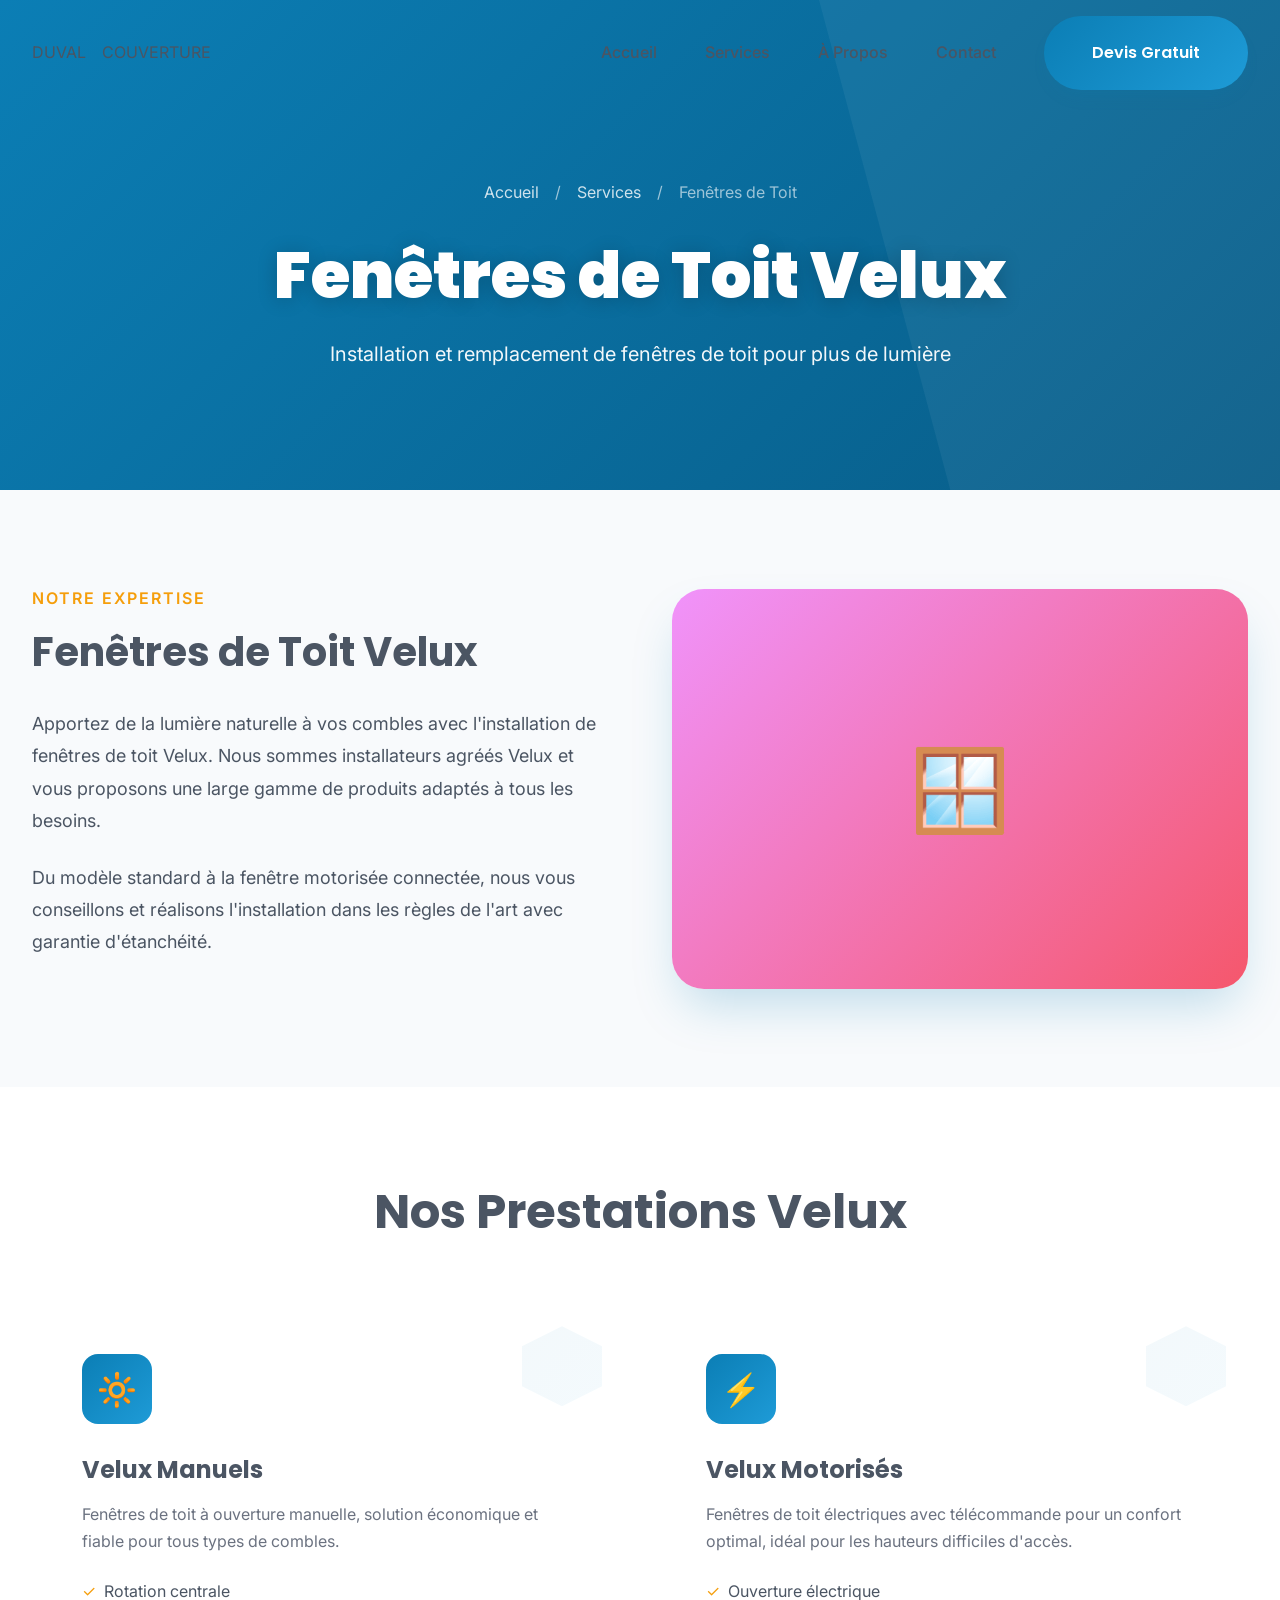
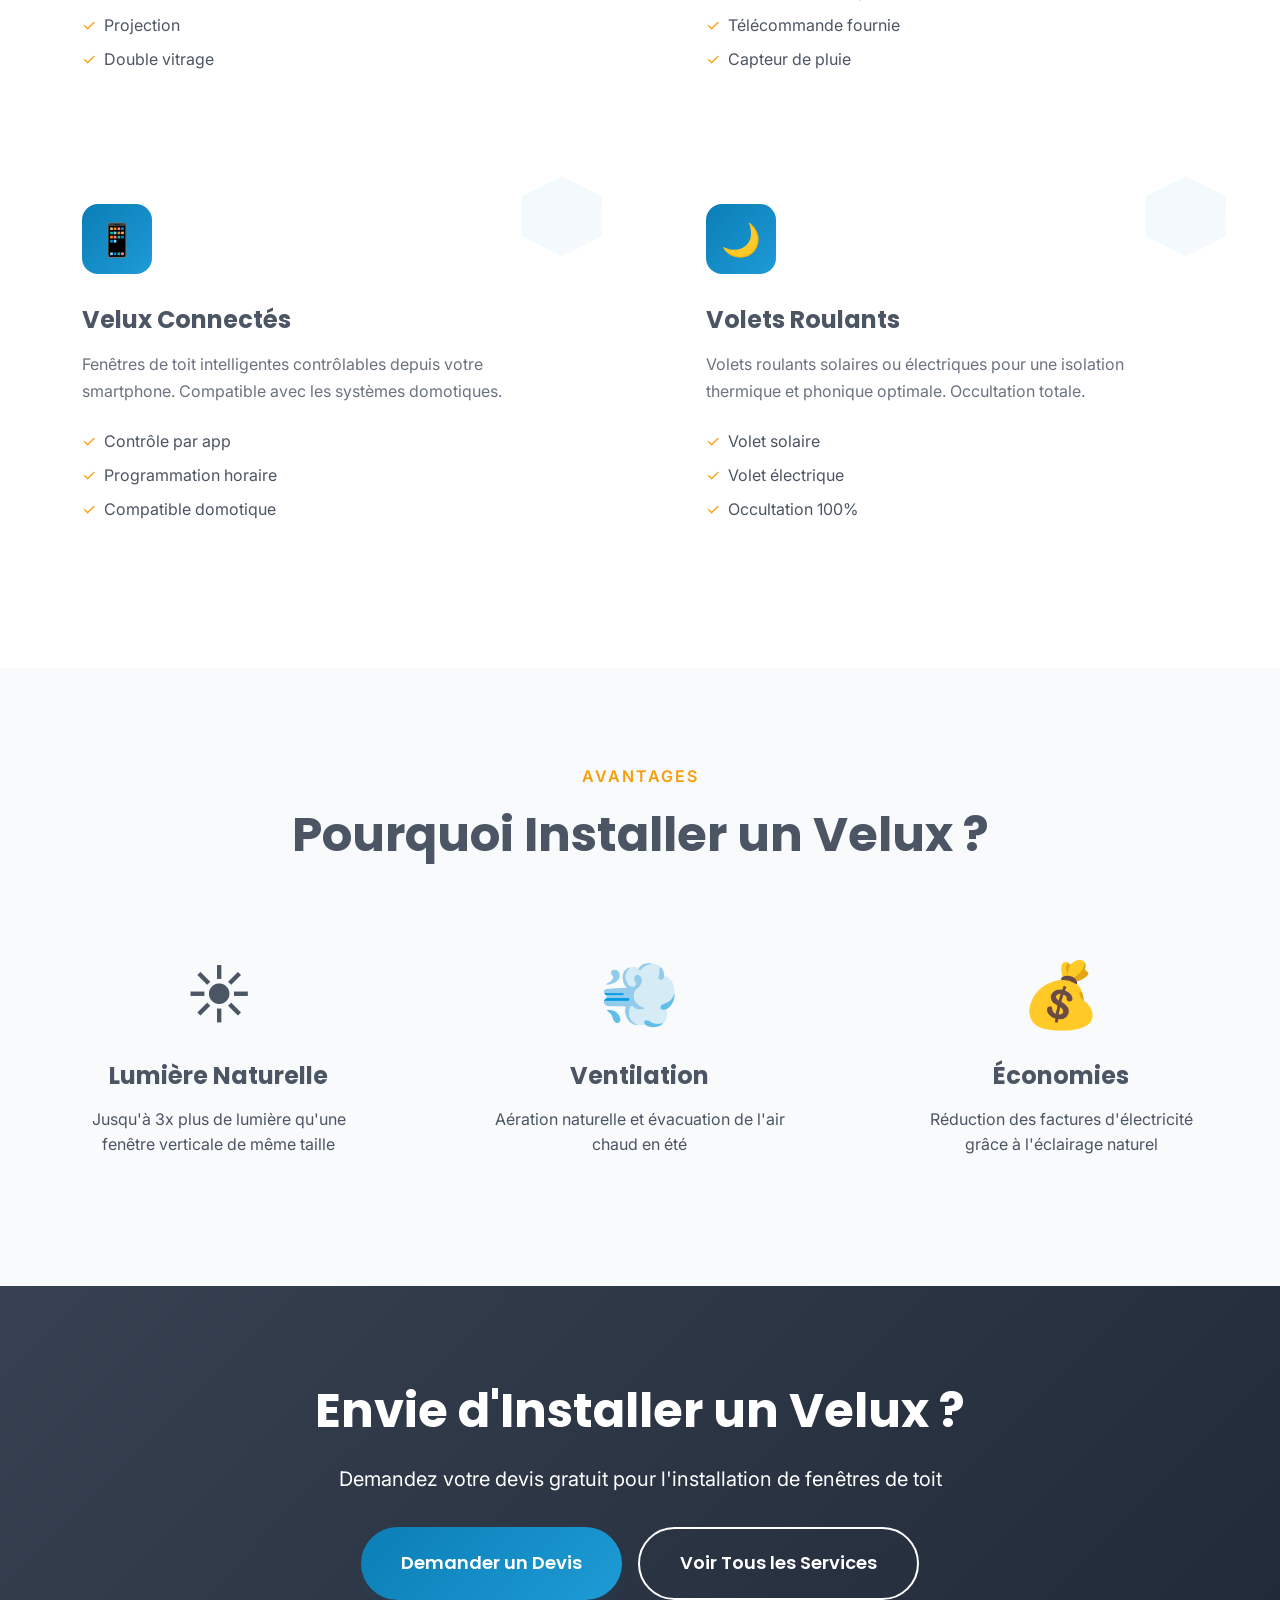
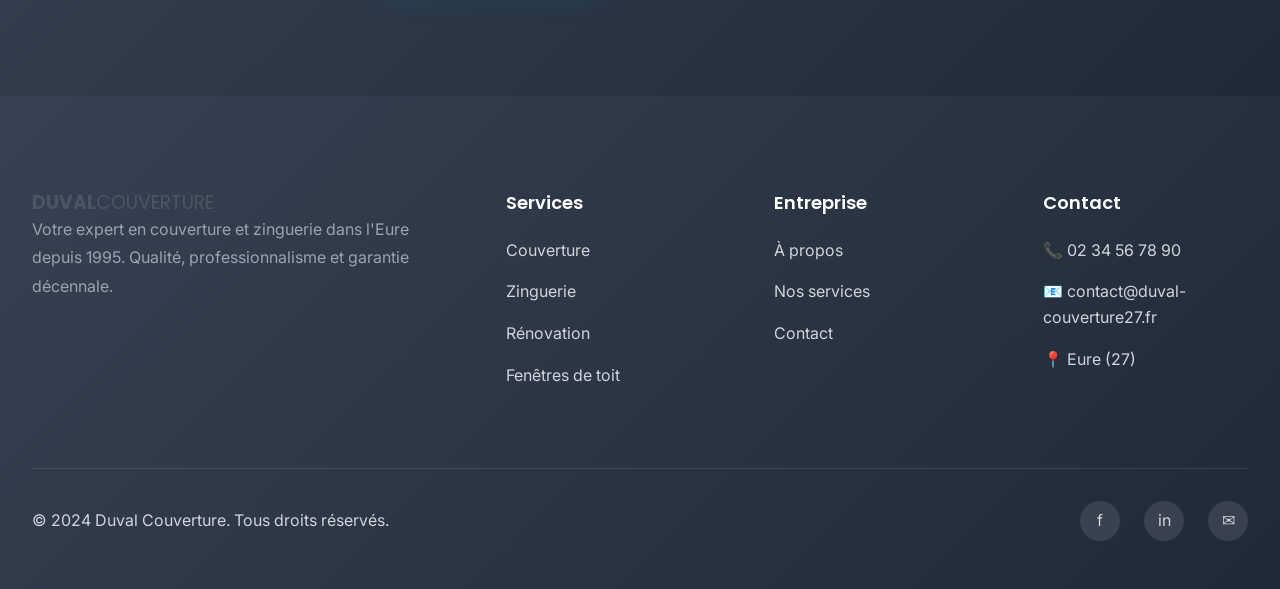
<file: velux.html>
<!DOCTYPE html>
<html lang="fr">
<head>
    <meta charset="UTF-8">
    <meta name="viewport" content="width=device-width, initial-scale=1.0">
    <meta name="description" content="Installation de fenêtres de toit Velux dans l'Eure. Pose, remplacement et motorisation.">
    <title>Fenêtres de Toit Velux - Duval Couverture 27</title>
    <link rel="stylesheet" href="styles.css">
</head>
<body>
    <nav class="navbar" id="navbar">
        <div class="container">
            <a href="index.html" class="navbar-brand">DUVAL<span>COUVERTURE</span></a>
            <ul class="nav-menu" id="nav-menu">
                <li><a href="index.html" class="nav-link">Accueil</a></li>
                <li><a href="services.html" class="nav-link active">Services</a></li>
                <li><a href="a-propos.html" class="nav-link">À Propos</a></li>
                <li><a href="contact.html" class="nav-link">Contact</a></li>
                <li><a href="contact.html" class="btn btn-primary">Devis Gratuit</a></li>
            </ul>
            <div class="nav-toggle" id="nav-toggle">☰</div>
        </div>
    </nav>

    <header class="page-header">
        <div class="container">
            <div class="breadcrumb">
                <a href="index.html">Accueil</a>
                <span>/</span>
                <a href="services.html">Services</a>
                <span>/</span>
                <span>Fenêtres de Toit</span>
            </div>
            <h1 class="page-title">Fenêtres de Toit Velux</h1>
            <p class="page-description">
                Installation et remplacement de fenêtres de toit pour plus de lumière
            </p>
        </div>
    </header>

    <section class="section">
        <div class="container">
            <div class="grid grid-2" style="gap: 4rem; align-items: center;">
                <div>
                    <p style="color: var(--accent); font-weight: 600; text-transform: uppercase; letter-spacing: 2px; margin-bottom: 1rem;">Notre Expertise</p>
                    <h2 style="font-size: 2.5rem; margin-bottom: 2rem;">Fenêtres de Toit Velux</h2>
                    <p style="font-size: 1.125rem; color: var(--gray-600); margin-bottom: 1.5rem; line-height: 1.8;">
                        Apportez de la lumière naturelle à vos combles avec l'installation de fenêtres de toit Velux.
                        Nous sommes installateurs agréés Velux et vous proposons une large gamme de produits adaptés à tous les besoins.
                    </p>
                    <p style="font-size: 1.125rem; color: var(--gray-600); margin-bottom: 2rem; line-height: 1.8;">
                        Du modèle standard à la fenêtre motorisée connectée, nous vous conseillons et réalisons l'installation
                        dans les règles de l'art avec garantie d'étanchéité.
                    </p>
                </div>
                <div style="background: linear-gradient(135deg, #f093fb 0%, #f5576c 100%); height: 400px; border-radius: 2rem; display: flex; align-items: center; justify-content: center; color: white; font-size: 5rem; box-shadow: var(--shadow-2xl);">
                    🪟
                </div>
            </div>
        </div>
    </section>

    <section class="section" style="background: var(--white);">
        <div class="container">
            <div style="text-align: center; max-width: 700px; margin: 0 auto 4rem;">
                <h2 style="font-size: 3rem; margin-bottom: 1rem;">Nos Prestations Velux</h2>
            </div>

            <div class="grid grid-2" style="gap: 2rem;">
                <div class="card">
                    <div class="card-icon">🔆</div>
                    <h3 class="card-title">Velux Manuels</h3>
                    <p class="card-description" style="margin-bottom: 1.5rem;">
                        Fenêtres de toit à ouverture manuelle, solution économique et fiable pour tous types de combles.
                    </p>
                    <ul style="list-style: none; padding: 0; display: grid; gap: 0.5rem;">
                        <li style="display: flex; gap: 0.5rem;"><span style="color: var(--accent);">✓</span> Rotation centrale</li>
                        <li style="display: flex; gap: 0.5rem;"><span style="color: var(--accent);">✓</span> Projection</li>
                        <li style="display: flex; gap: 0.5rem;"><span style="color: var(--accent);">✓</span> Double vitrage</li>
                    </ul>
                </div>

                <div class="card">
                    <div class="card-icon">⚡</div>
                    <h3 class="card-title">Velux Motorisés</h3>
                    <p class="card-description" style="margin-bottom: 1.5rem;">
                        Fenêtres de toit électriques avec télécommande pour un confort optimal, idéal pour les hauteurs difficiles d'accès.
                    </p>
                    <ul style="list-style: none; padding: 0; display: grid; gap: 0.5rem;">
                        <li style="display: flex; gap: 0.5rem;"><span style="color: var(--accent);">✓</span> Ouverture électrique</li>
                        <li style="display: flex; gap: 0.5rem;"><span style="color: var(--accent);">✓</span> Télécommande fournie</li>
                        <li style="display: flex; gap: 0.5rem;"><span style="color: var(--accent);">✓</span> Capteur de pluie</li>
                    </ul>
                </div>

                <div class="card">
                    <div class="card-icon">📱</div>
                    <h3 class="card-title">Velux Connectés</h3>
                    <p class="card-description" style="margin-bottom: 1.5rem;">
                        Fenêtres de toit intelligentes contrôlables depuis votre smartphone. Compatible avec les systèmes domotiques.
                    </p>
                    <ul style="list-style: none; padding: 0; display: grid; gap: 0.5rem;">
                        <li style="display: flex; gap: 0.5rem;"><span style="color: var(--accent);">✓</span> Contrôle par app</li>
                        <li style="display: flex; gap: 0.5rem;"><span style="color: var(--accent);">✓</span> Programmation horaire</li>
                        <li style="display: flex; gap: 0.5rem;"><span style="color: var(--accent);">✓</span> Compatible domotique</li>
                    </ul>
                </div>

                <div class="card">
                    <div class="card-icon">🌙</div>
                    <h3 class="card-title">Volets Roulants</h3>
                    <p class="card-description" style="margin-bottom: 1.5rem;">
                        Volets roulants solaires ou électriques pour une isolation thermique et phonique optimale. Occultation totale.
                    </p>
                    <ul style="list-style: none; padding: 0; display: grid; gap: 0.5rem;">
                        <li style="display: flex; gap: 0.5rem;"><span style="color: var(--accent);">✓</span> Volet solaire</li>
                        <li style="display: flex; gap: 0.5rem;"><span style="color: var(--accent);">✓</span> Volet électrique</li>
                        <li style="display: flex; gap: 0.5rem;"><span style="color: var(--accent);">✓</span> Occultation 100%</li>
                    </ul>
                </div>
            </div>
        </div>
    </section>

    <section class="section">
        <div class="container">
            <div style="text-align: center; max-width: 700px; margin: 0 auto 3rem;">
                <p style="color: var(--accent); font-weight: 600; text-transform: uppercase; letter-spacing: 2px; margin-bottom: 1rem;">Avantages</p>
                <h2 style="font-size: 3rem; margin-bottom: 1rem;">Pourquoi Installer un Velux ?</h2>
            </div>

            <div class="grid grid-3">
                <div style="text-align: center; padding: 2rem;">
                    <div style="font-size: 4rem; margin-bottom: 1rem;">☀️</div>
                    <h3 style="font-size: 1.5rem; margin-bottom: 1rem;">Lumière Naturelle</h3>
                    <p style="color: var(--gray-600);">Jusqu'à 3x plus de lumière qu'une fenêtre verticale de même taille</p>
                </div>

                <div style="text-align: center; padding: 2rem;">
                    <div style="font-size: 4rem; margin-bottom: 1rem;">💨</div>
                    <h3 style="font-size: 1.5rem; margin-bottom: 1rem;">Ventilation</h3>
                    <p style="color: var(--gray-600);">Aération naturelle et évacuation de l'air chaud en été</p>
                </div>

                <div style="text-align: center; padding: 2rem;">
                    <div style="font-size: 4rem; margin-bottom: 1rem;">💰</div>
                    <h3 style="font-size: 1.5rem; margin-bottom: 1rem;">Économies</h3>
                    <p style="color: var(--gray-600);">Réduction des factures d'électricité grâce à l'éclairage naturel</p>
                </div>
            </div>
        </div>
    </section>

    <section class="section" style="background: var(--gradient-dark); text-align: center; color: white;">
        <div class="container">
            <div style="max-width: 800px; margin: 0 auto;">
                <h2 style="font-size: 3rem; color: white; margin-bottom: 1.5rem;">Envie d'Installer un Velux ?</h2>
                <p style="font-size: 1.25rem; color: var(--gray-300); margin-bottom: 2rem;">
                    Demandez votre devis gratuit pour l'installation de fenêtres de toit
                </p>
                <div style="display: flex; gap: 1rem; justify-content: center; flex-wrap: wrap;">
                    <a href="contact.html" class="btn btn-primary" style="font-size: 1.125rem; padding: 1.25rem 2.5rem;">Demander un Devis</a>
                    <a href="services.html" class="btn btn-outline" style="font-size: 1.125rem; padding: 1.25rem 2.5rem;">Voir Tous les Services</a>
                </div>
            </div>
        </div>
    </section>

    <footer class="footer">
        <div class="container">
            <div class="footer-grid">
                <div>
                    <h3 class="footer-brand">DUVAL<span style="font-weight: 400;">COUVERTURE</span></h3>
                    <p class="footer-description">
                        Votre expert en couverture et zinguerie dans l'Eure depuis 1995.
                        Qualité, professionnalisme et garantie décennale.
                    </p>
                </div>
                <div>
                    <h4 class="footer-title">Services</h4>
                    <ul class="footer-links">
                        <li><a href="couverture.html">Couverture</a></li>
                        <li><a href="zinguerie.html">Zinguerie</a></li>
                        <li><a href="renovation.html">Rénovation</a></li>
                        <li><a href="velux.html">Fenêtres de toit</a></li>
                    </ul>
                </div>
                <div>
                    <h4 class="footer-title">Entreprise</h4>
                    <ul class="footer-links">
                        <li><a href="a-propos.html">À propos</a></li>
                        <li><a href="services.html">Nos services</a></li>
                        <li><a href="contact.html">Contact</a></li>
                    </ul>
                </div>
                <div>
                    <h4 class="footer-title">Contact</h4>
                    <ul class="footer-links">
                        <li>📞 <a href="tel:0234567890">02 34 56 78 90</a></li>
                        <li>📧 <a href="mailto:contact@duval-couverture27.fr">contact@duval-couverture27.fr</a></li>
                        <li>📍 Eure (27)</li>
                    </ul>
                </div>
            </div>
            <div class="footer-bottom">
                <p>&copy; 2024 Duval Couverture. Tous droits réservés.</p>
                <div class="social-links">
                    <a href="#" class="social-link">f</a>
                    <a href="#" class="social-link">in</a>
                    <a href="#" class="social-link">✉</a>
                </div>
            </div>
        </div>
    </footer>
    <script src="script.js"></script>
</body>
</html>
</file>
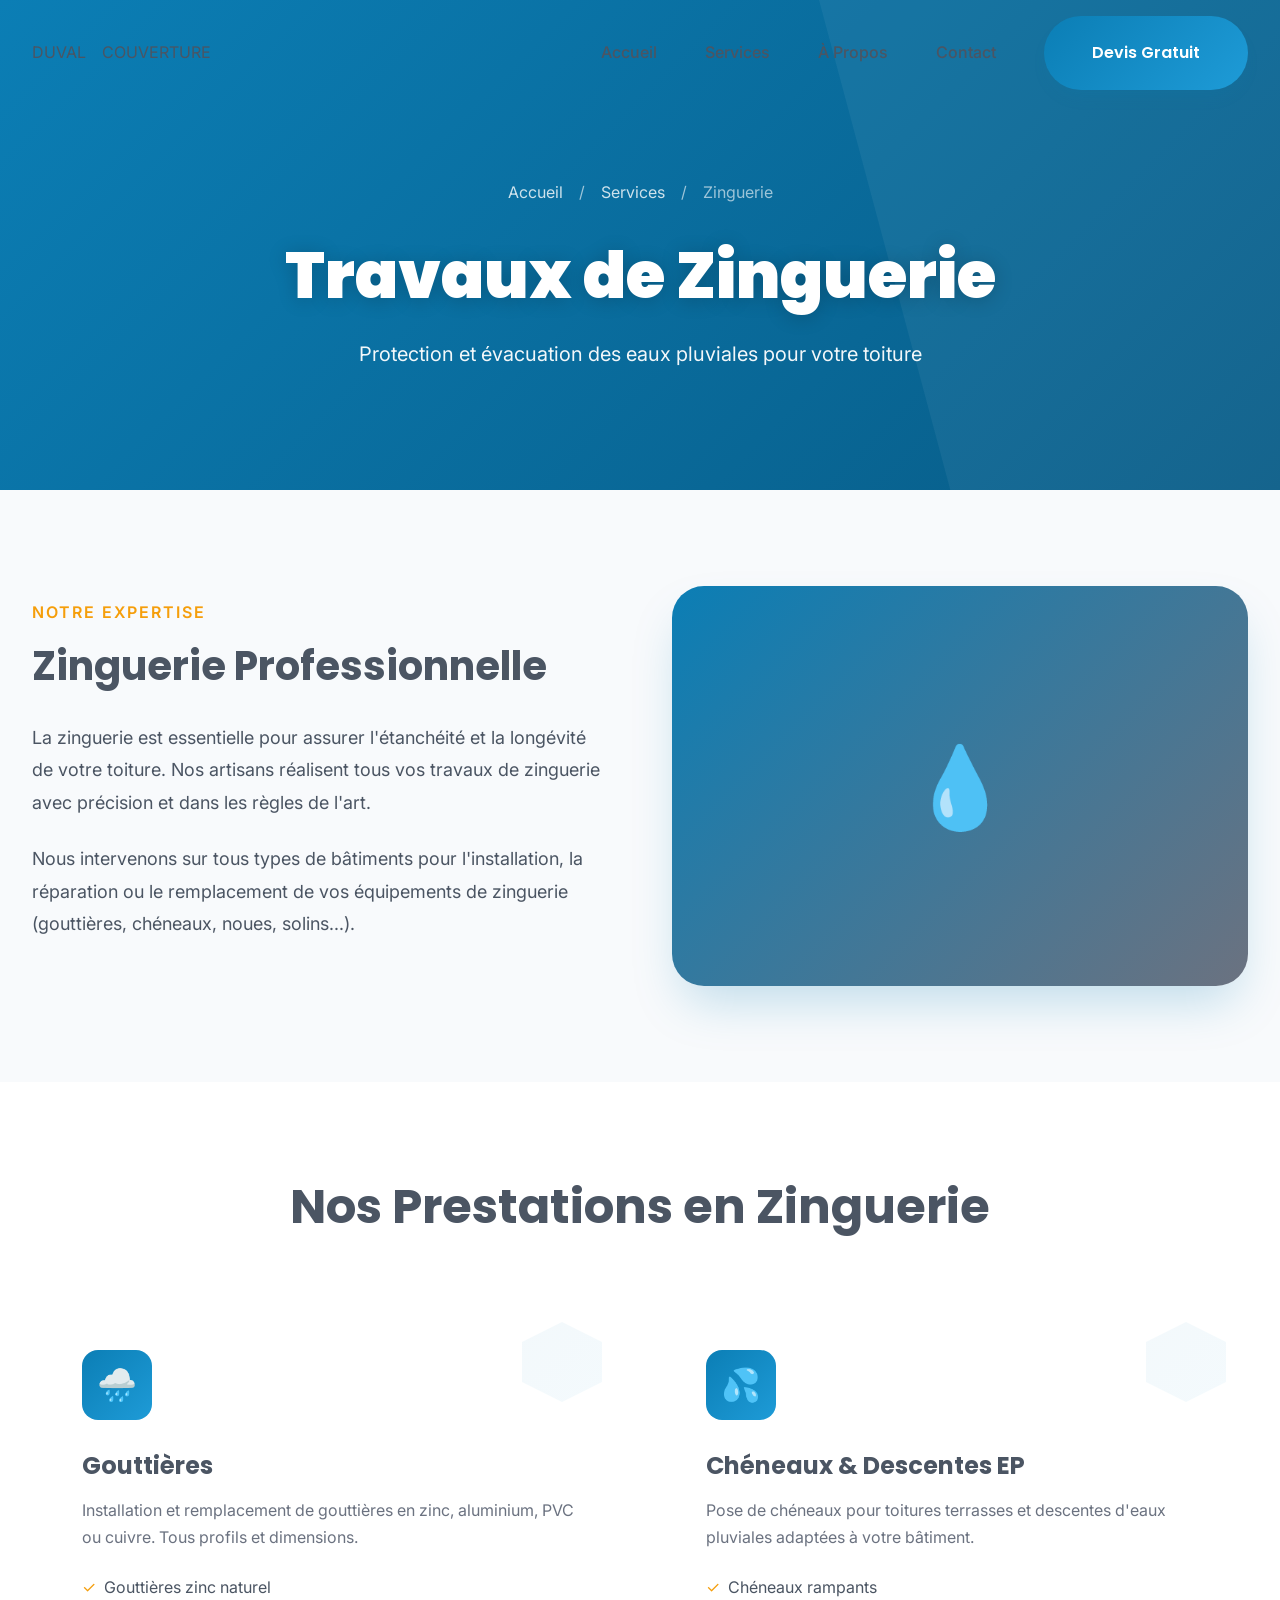
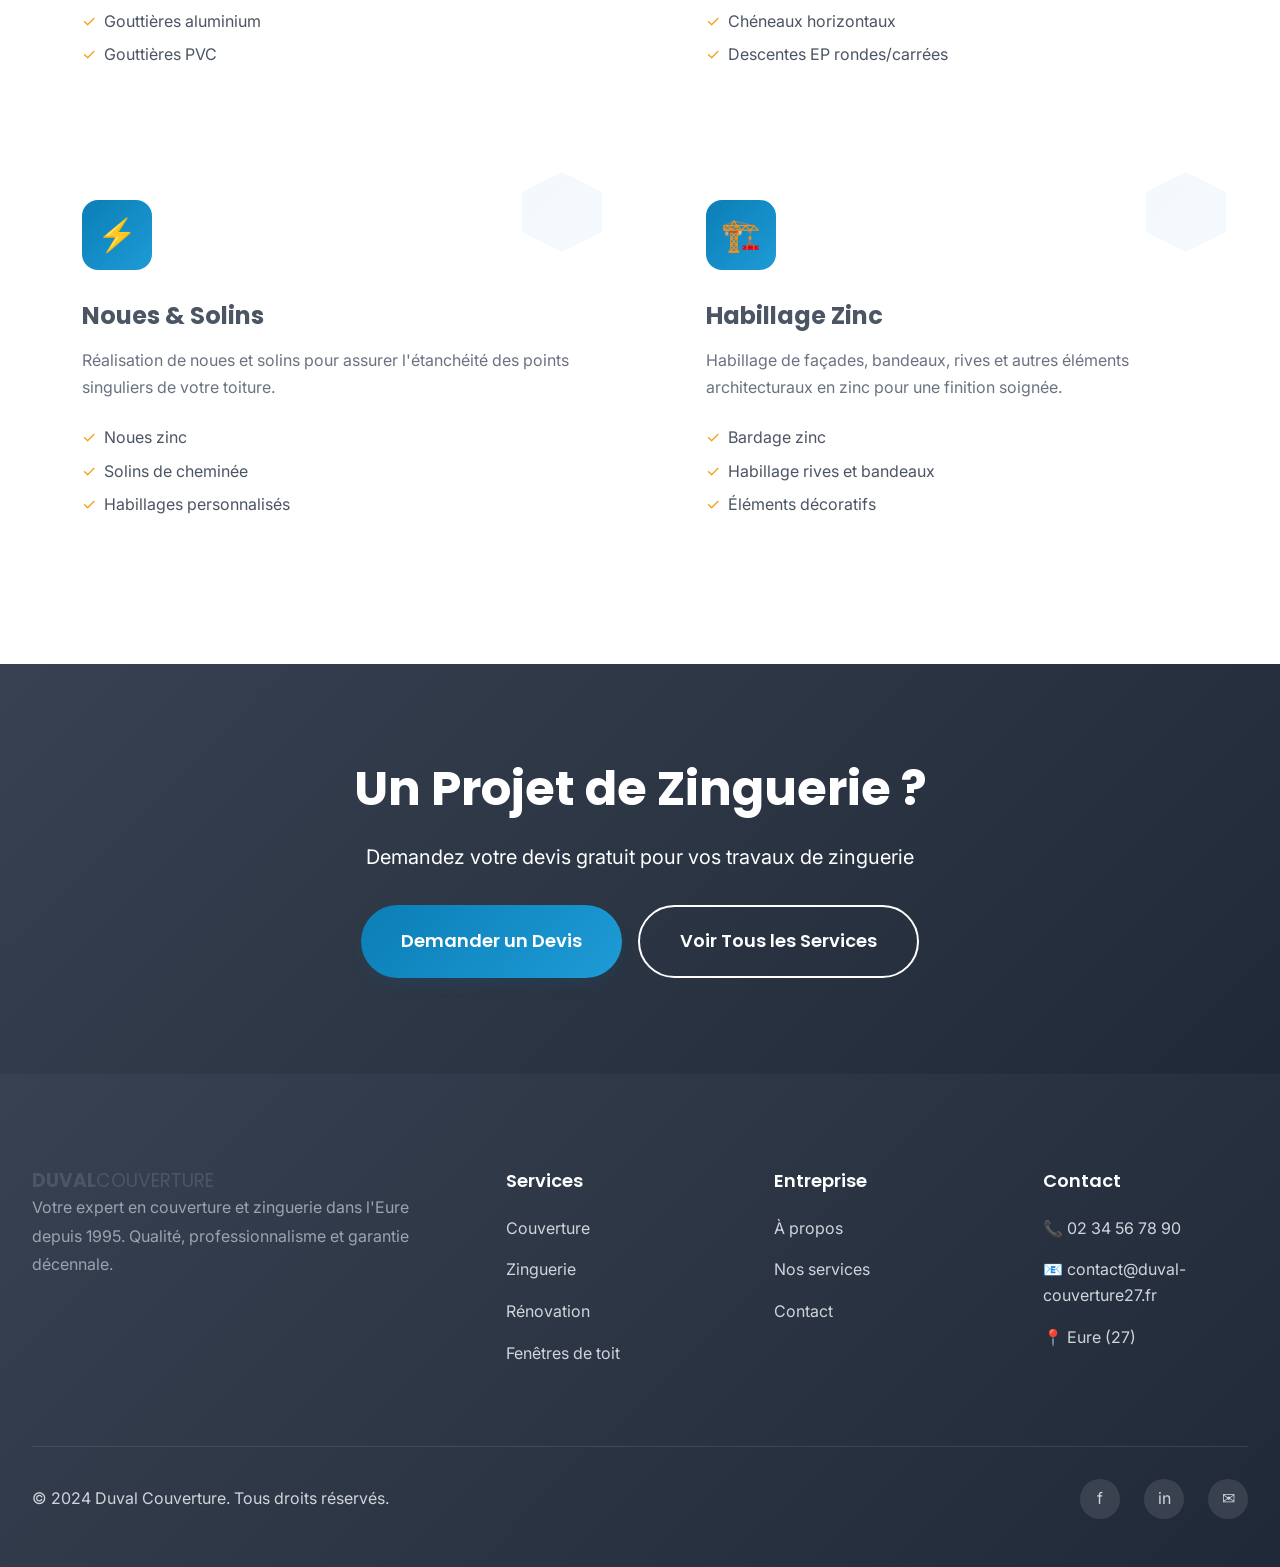
<file: zinguerie.html>
<!DOCTYPE html>
<html lang="fr">
<head>
    <meta charset="UTF-8">
    <meta name="viewport" content="width=device-width, initial-scale=1.0">
    <meta name="description" content="Services de zinguerie : gouttières, chéneaux, descentes EP et habillage zinc dans l'Eure.">
    <title>Zinguerie - Duval Couverture 27</title>
    <link rel="stylesheet" href="styles.css">
</head>
<body>
    <nav class="navbar" id="navbar">
        <div class="container">
            <a href="index.html" class="navbar-brand">DUVAL<span>COUVERTURE</span></a>
            <ul class="nav-menu" id="nav-menu">
                <li><a href="index.html" class="nav-link">Accueil</a></li>
                <li><a href="services.html" class="nav-link active">Services</a></li>
                <li><a href="a-propos.html" class="nav-link">À Propos</a></li>
                <li><a href="contact.html" class="nav-link">Contact</a></li>
                <li><a href="contact.html" class="btn btn-primary">Devis Gratuit</a></li>
            </ul>
            <div class="nav-toggle" id="nav-toggle">☰</div>
        </div>
    </nav>

    <header class="page-header">
        <div class="container">
            <div class="breadcrumb">
                <a href="index.html">Accueil</a>
                <span>/</span>
                <a href="services.html">Services</a>
                <span>/</span>
                <span>Zinguerie</span>
            </div>
            <h1 class="page-title">Travaux de Zinguerie</h1>
            <p class="page-description">
                Protection et évacuation des eaux pluviales pour votre toiture
            </p>
        </div>
    </header>

    <section class="section">
        <div class="container">
            <div class="grid grid-2" style="gap: 4rem; align-items: center;">
                <div>
                    <p style="color: var(--accent); font-weight: 600; text-transform: uppercase; letter-spacing: 2px; margin-bottom: 1rem;">Notre Expertise</p>
                    <h2 style="font-size: 2.5rem; margin-bottom: 2rem;">Zinguerie Professionnelle</h2>
                    <p style="font-size: 1.125rem; color: var(--gray-600); margin-bottom: 1.5rem; line-height: 1.8;">
                        La zinguerie est essentielle pour assurer l'étanchéité et la longévité de votre toiture.
                        Nos artisans réalisent tous vos travaux de zinguerie avec précision et dans les règles de l'art.
                    </p>
                    <p style="font-size: 1.125rem; color: var(--gray-600); margin-bottom: 2rem; line-height: 1.8;">
                        Nous intervenons sur tous types de bâtiments pour l'installation, la réparation ou le remplacement
                        de vos équipements de zinguerie (gouttières, chéneaux, noues, solins...).
                    </p>
                </div>
                <div style="background: var(--gradient-accent); height: 400px; border-radius: 2rem; display: flex; align-items: center; justify-content: center; color: white; font-size: 5rem; box-shadow: var(--shadow-2xl);">
                    💧
                </div>
            </div>
        </div>
    </section>

    <section class="section" style="background: var(--white);">
        <div class="container">
            <div style="text-align: center; max-width: 700px; margin: 0 auto 4rem;">
                <h2 style="font-size: 3rem; margin-bottom: 1rem;">Nos Prestations en Zinguerie</h2>
            </div>

            <div class="grid grid-2" style="gap: 2rem;">
                <div class="card">
                    <div class="card-icon">🌧️</div>
                    <h3 class="card-title">Gouttières</h3>
                    <p class="card-description" style="margin-bottom: 1.5rem;">
                        Installation et remplacement de gouttières en zinc, aluminium, PVC ou cuivre. Tous profils et dimensions.
                    </p>
                    <ul style="list-style: none; padding: 0; display: grid; gap: 0.5rem;">
                        <li style="display: flex; gap: 0.5rem;"><span style="color: var(--accent);">✓</span> Gouttières zinc naturel</li>
                        <li style="display: flex; gap: 0.5rem;"><span style="color: var(--accent);">✓</span> Gouttières aluminium</li>
                        <li style="display: flex; gap: 0.5rem;"><span style="color: var(--accent);">✓</span> Gouttières PVC</li>
                    </ul>
                </div>

                <div class="card">
                    <div class="card-icon">💦</div>
                    <h3 class="card-title">Chéneaux & Descentes EP</h3>
                    <p class="card-description" style="margin-bottom: 1.5rem;">
                        Pose de chéneaux pour toitures terrasses et descentes d'eaux pluviales adaptées à votre bâtiment.
                    </p>
                    <ul style="list-style: none; padding: 0; display: grid; gap: 0.5rem;">
                        <li style="display: flex; gap: 0.5rem;"><span style="color: var(--accent);">✓</span> Chéneaux rampants</li>
                        <li style="display: flex; gap: 0.5rem;"><span style="color: var(--accent);">✓</span> Chéneaux horizontaux</li>
                        <li style="display: flex; gap: 0.5rem;"><span style="color: var(--accent);">✓</span> Descentes EP rondes/carrées</li>
                    </ul>
                </div>

                <div class="card">
                    <div class="card-icon">⚡</div>
                    <h3 class="card-title">Noues & Solins</h3>
                    <p class="card-description" style="margin-bottom: 1.5rem;">
                        Réalisation de noues et solins pour assurer l'étanchéité des points singuliers de votre toiture.
                    </p>
                    <ul style="list-style: none; padding: 0; display: grid; gap: 0.5rem;">
                        <li style="display: flex; gap: 0.5rem;"><span style="color: var(--accent);">✓</span> Noues zinc</li>
                        <li style="display: flex; gap: 0.5rem;"><span style="color: var(--accent);">✓</span> Solins de cheminée</li>
                        <li style="display: flex; gap: 0.5rem;"><span style="color: var(--accent);">✓</span> Habillages personnalisés</li>
                    </ul>
                </div>

                <div class="card">
                    <div class="card-icon">🏗️</div>
                    <h3 class="card-title">Habillage Zinc</h3>
                    <p class="card-description" style="margin-bottom: 1.5rem;">
                        Habillage de façades, bandeaux, rives et autres éléments architecturaux en zinc pour une finition soignée.
                    </p>
                    <ul style="list-style: none; padding: 0; display: grid; gap: 0.5rem;">
                        <li style="display: flex; gap: 0.5rem;"><span style="color: var(--accent);">✓</span> Bardage zinc</li>
                        <li style="display: flex; gap: 0.5rem;"><span style="color: var(--accent);">✓</span> Habillage rives et bandeaux</li>
                        <li style="display: flex; gap: 0.5rem;"><span style="color: var(--accent);">✓</span> Éléments décoratifs</li>
                    </ul>
                </div>
            </div>
        </div>
    </section>

    <section class="section" style="background: var(--gradient-dark); text-align: center; color: white;">
        <div class="container">
            <div style="max-width: 800px; margin: 0 auto;">
                <h2 style="font-size: 3rem; color: white; margin-bottom: 1.5rem;">Un Projet de Zinguerie ?</h2>
                <p style="font-size: 1.25rem; color: var(--gray-300); margin-bottom: 2rem;">
                    Demandez votre devis gratuit pour vos travaux de zinguerie
                </p>
                <div style="display: flex; gap: 1rem; justify-content: center; flex-wrap: wrap;">
                    <a href="contact.html" class="btn btn-primary" style="font-size: 1.125rem; padding: 1.25rem 2.5rem;">Demander un Devis</a>
                    <a href="services.html" class="btn btn-outline" style="font-size: 1.125rem; padding: 1.25rem 2.5rem;">Voir Tous les Services</a>
                </div>
            </div>
        </div>
    </section>

    <footer class="footer">
        <div class="container">
            <div class="footer-grid">
                <div>
                    <h3 class="footer-brand">DUVAL<span style="font-weight: 400;">COUVERTURE</span></h3>
                    <p class="footer-description">
                        Votre expert en couverture et zinguerie dans l'Eure depuis 1995.
                        Qualité, professionnalisme et garantie décennale.
                    </p>
                </div>
                <div>
                    <h4 class="footer-title">Services</h4>
                    <ul class="footer-links">
                        <li><a href="couverture.html">Couverture</a></li>
                        <li><a href="zinguerie.html">Zinguerie</a></li>
                        <li><a href="renovation.html">Rénovation</a></li>
                        <li><a href="velux.html">Fenêtres de toit</a></li>
                    </ul>
                </div>
                <div>
                    <h4 class="footer-title">Entreprise</h4>
                    <ul class="footer-links">
                        <li><a href="a-propos.html">À propos</a></li>
                        <li><a href="services.html">Nos services</a></li>
                        <li><a href="contact.html">Contact</a></li>
                    </ul>
                </div>
                <div>
                    <h4 class="footer-title">Contact</h4>
                    <ul class="footer-links">
                        <li>📞 <a href="tel:0234567890">02 34 56 78 90</a></li>
                        <li>📧 <a href="mailto:contact@duval-couverture27.fr">contact@duval-couverture27.fr</a></li>
                        <li>📍 Eure (27)</li>
                    </ul>
                </div>
            </div>
            <div class="footer-bottom">
                <p>&copy; 2024 Duval Couverture. Tous droits réservés.</p>
                <div class="social-links">
                    <a href="#" class="social-link">f</a>
                    <a href="#" class="social-link">in</a>
                    <a href="#" class="social-link">✉</a>
                </div>
            </div>
        </div>
    </footer>
    <script src="script.js"></script>
</body>
</html>
</file>
<file: styles.css>
/* ========================================
   DUVAL COUVERTURE - Design Unique & Original
   Couleurs du logo : Bleu #0B7EB5 & Gris #6B7280
   ======================================== */

@import url('https://fonts.googleapis.com/css2?family=Poppins:wght@300;400;500;600;700;800;900&family=Inter:wght@300;400;500;600;700&display=swap');

/* ========================================
   CSS VARIABLES - Couleurs du Logo
   ======================================== */

:root {
    /* Couleurs principales du logo */
    --primary: #0B7EB5;
    --primary-light: #1E9BD7;
    --primary-dark: #085C87;
    --gray: #6B7280;
    --gray-dark: #4B5563;
    --gray-light: #9CA3AF;

    /* Couleurs complémentaires */
    --white: #ffffff;
    --black: #0a0a0a;
    --light-bg: #F8FAFC;
    --accent: #F59E0B;

    /* Gradients créatifs */
    --gradient-primary: linear-gradient(135deg, #0B7EB5 0%, #1E9BD7 100%);
    --gradient-dark: linear-gradient(135deg, #374151 0%, #1F2937 100%);
    --gradient-hero: linear-gradient(135deg, #0B7EB5 0%, #085C87 100%);
    --gradient-accent: linear-gradient(135deg, #0B7EB5 0%, #6B7280 100%);

    /* Patterns de toit (inspiré du logo) */
    --pattern-roof: repeating-linear-gradient(
        45deg,
        transparent,
        transparent 10px,
        rgba(11, 126, 181, 0.05) 10px,
        rgba(11, 126, 181, 0.05) 20px
    );

    /* Typography */
    --font-display: 'Poppins', sans-serif;
    --font-body: 'Inter', sans-serif;

    /* Spacing */
    --space-xs: 0.5rem;
    --space-sm: 1rem;
    --space-md: 1.5rem;
    --space-lg: 2rem;
    --space-xl: 3rem;
    --space-2xl: 4rem;
    --space-3xl: 6rem;

    /* Border Radius */
    --radius-sm: 0.5rem;
    --radius-md: 1rem;
    --radius-lg: 1.5rem;
    --radius-xl: 2rem;
    --radius-full: 9999px;

    /* Shadows */
    --shadow-sm: 0 1px 2px 0 rgba(0, 0, 0, 0.05);
    --shadow-md: 0 4px 6px -1px rgba(0, 0, 0, 0.1);
    --shadow-lg: 0 10px 15px -3px rgba(11, 126, 181, 0.1);
    --shadow-xl: 0 20px 25px -5px rgba(11, 126, 181, 0.15);
    --shadow-2xl: 0 25px 50px -12px rgba(11, 126, 181, 0.25);
    --shadow-blue: 0 0 40px rgba(11, 126, 181, 0.3);

    /* Transitions */
    --transition: all 0.3s cubic-bezier(0.4, 0, 0.2, 1);
    --transition-slow: all 0.5s cubic-bezier(0.4, 0, 0.2, 1);
}

/* ========================================
   RESET & BASE
   ======================================== */

*, *::before, *::after {
    margin: 0;
    padding: 0;
    box-sizing: border-box;
}

html {
    scroll-behavior: smooth;
    font-size: 16px;
}

body {
    font-family: var(--font-body);
    background: var(--light-bg);
    color: var(--gray-dark);
    line-height: 1.6;
    overflow-x: hidden;
}

h1, h2, h3, h4, h5, h6 {
    font-family: var(--font-display);
    font-weight: 700;
    line-height: 1.2;
    color: var(--gray-dark);
}

a {
    text-decoration: none;
    color: inherit;
    transition: var(--transition);
}

img {
    max-width: 100%;
    height: auto;
    display: block;
}

/* ========================================
   UTILITIES
   ======================================== */

.container {
    max-width: 1280px;
    margin: 0 auto;
    padding: 0 var(--space-lg);
}

.section {
    padding: var(--space-3xl) 0;
    position: relative;
}

/* Formes géométriques inspirées du logo */
.shape-roof {
    position: absolute;
    width: 200px;
    height: 200px;
    clip-path: polygon(50% 0%, 100% 50%, 50% 100%, 0% 50%);
    background: var(--gradient-primary);
    opacity: 0.1;
}

.diagonal-section {
    position: relative;
    overflow: hidden;
}

.diagonal-section::before {
    content: '';
    position: absolute;
    top: 0;
    left: 0;
    right: 0;
    height: 100px;
    background: var(--white);
    transform: skewY(-2deg);
    transform-origin: top left;
}

/* Gradient Text */
.gradient-text {
    background: var(--gradient-primary);
    -webkit-background-clip: text;
    -webkit-text-fill-color: transparent;
    background-clip: text;
}

/* Hexagon shapes (forme de tuile) */
.hexagon {
    width: 100px;
    height: 115px;
    position: relative;
    clip-path: polygon(50% 0%, 100% 25%, 100% 75%, 50% 100%, 0% 75%, 0% 25%);
}

/* ========================================
   BUTTONS
   ======================================== */

.btn {
    display: inline-flex;
    align-items: center;
    gap: var(--space-xs);
    padding: var(--space-md) var(--space-xl);
    font-family: var(--font-display);
    font-weight: 600;
    font-size: 1rem;
    border-radius: var(--radius-full);
    cursor: pointer;
    transition: var(--transition);
    border: none;
    position: relative;
    overflow: hidden;
}

.btn::before {
    content: '';
    position: absolute;
    top: 0;
    left: -100%;
    width: 100%;
    height: 100%;
    background: linear-gradient(90deg, transparent, rgba(255,255,255,0.3), transparent);
    transition: left 0.5s;
}

.btn:hover::before {
    left: 100%;
}

.btn-primary {
    background: var(--gradient-primary);
    color: var(--white);
    box-shadow: var(--shadow-lg);
}

.btn-primary:hover {
    transform: translateY(-3px) scale(1.02);
    box-shadow: var(--shadow-2xl);
}

.btn-secondary {
    background: var(--white);
    color: var(--primary);
    border: 2px solid var(--primary);
}

.btn-secondary:hover {
    background: var(--primary);
    color: var(--white);
    transform: translateY(-3px);
}

.btn-outline {
    background: transparent;
    color: var(--white);
    border: 2px solid var(--white);
}

.btn-outline:hover {
    background: var(--white);
    color: var(--primary);
}

/* ========================================
   NAVIGATION
   ======================================== */

.navbar {
    position: fixed;
    top: 0;
    left: 0;
    width: 100%;
    z-index: 1000;
    transition: var(--transition);
    padding: var(--space-sm) 0;
    background: transparent;
}

.navbar.scrolled {
    background: rgba(255, 255, 255, 0.98);
    backdrop-filter: blur(20px);
    box-shadow: var(--shadow-md);
}

.navbar .container {
    display: flex;
    justify-content: space-between;
    align-items: center;
}

.navbar-brand {
    display: flex;
    align-items: center;
    gap: 1rem;
}

.navbar-brand img {
    height: 50px;
    width: auto;
}

.navbar-brand-text {
    font-size: 1.5rem;
    font-weight: 900;
    font-family: var(--font-display);
    color: var(--gray-dark);
}

.navbar-brand-text span {
    color: var(--primary);
    font-weight: 400;
}

.nav-menu {
    display: flex;
    gap: var(--space-xl);
    list-style: none;
    align-items: center;
}

.nav-link {
    font-weight: 500;
    color: var(--gray-dark);
    position: relative;
    padding: var(--space-xs) 0;
}

.nav-link::after {
    content: '';
    position: absolute;
    bottom: -5px;
    left: 0;
    width: 0;
    height: 3px;
    background: var(--gradient-primary);
    transition: width 0.3s;
    border-radius: 2px;
}

.nav-link:hover::after,
.nav-link.active::after {
    width: 100%;
}

.nav-toggle {
    display: none;
    font-size: 1.5rem;
    cursor: pointer;
    color: var(--gray-dark);
}

/* ========================================
   HERO SECTIONS
   ======================================== */

.hero {
    min-height: 100vh;
    display: flex;
    align-items: center;
    position: relative;
    overflow: hidden;
    background: var(--gradient-hero);
    padding-top: 80px;
}

/* Formes géométriques en arrière-plan */
.hero::before {
    content: '';
    position: absolute;
    top: -20%;
    right: -10%;
    width: 600px;
    height: 600px;
    background: rgba(255, 255, 255, 0.1);
    clip-path: polygon(50% 0%, 100% 25%, 100% 75%, 50% 100%, 0% 75%, 0% 25%);
    animation: float 20s ease-in-out infinite;
}

.hero::after {
    content: '';
    position: absolute;
    bottom: -20%;
    left: -10%;
    width: 500px;
    height: 500px;
    background: rgba(255, 255, 255, 0.08);
    clip-path: polygon(30% 0%, 70% 0%, 100% 30%, 100% 70%, 70% 100%, 30% 100%, 0% 70%, 0% 30%);
    animation: float 25s ease-in-out infinite reverse;
}

@keyframes float {
    0%, 100% { transform: translate(0, 0) rotate(0deg); }
    25% { transform: translate(20px, 20px) rotate(5deg); }
    50% { transform: translate(-20px, 40px) rotate(-5deg); }
    75% { transform: translate(20px, -20px) rotate(3deg); }
}

.hero-content {
    position: relative;
    z-index: 2;
    color: var(--white);
}

.hero-subtitle {
    font-size: 1.125rem;
    font-weight: 600;
    color: var(--white);
    margin-bottom: var(--space-sm);
    text-transform: uppercase;
    letter-spacing: 3px;
    opacity: 0.9;
}

.hero-title {
    font-size: 4.5rem;
    font-weight: 900;
    margin-bottom: var(--space-lg);
    line-height: 1.1;
    text-shadow: 0 2px 20px rgba(0,0,0,0.2);
}

.hero-description {
    font-size: 1.25rem;
    margin-bottom: var(--space-xl);
    max-width: 600px;
    opacity: 0.95;
}

.hero-buttons {
    display: flex;
    gap: var(--space-md);
    flex-wrap: wrap;
}

/* Hero Stats - design unique */
.hero-stats {
    display: grid;
    grid-template-columns: repeat(3, 1fr);
    gap: var(--space-xl);
    margin-top: var(--space-3xl);
}

.stat-item {
    text-align: center;
    padding: var(--space-lg);
    background: rgba(255, 255, 255, 0.1);
    backdrop-filter: blur(10px);
    border-radius: var(--radius-lg);
    border: 1px solid rgba(255, 255, 255, 0.2);
    transition: var(--transition);
}

.stat-item:hover {
    transform: translateY(-5px);
    background: rgba(255, 255, 255, 0.15);
}

.stat-number {
    font-size: 3.5rem;
    font-weight: 900;
    color: var(--white);
    display: block;
    margin-bottom: var(--space-xs);
}

.stat-label {
    font-size: 1rem;
    color: rgba(255, 255, 255, 0.9);
}

/* ========================================
   CARDS - Design unique avec formes
   ======================================== */

.card {
    background: var(--white);
    border-radius: var(--radius-xl);
    padding: var(--space-xl);
    transition: var(--transition);
    border: 2px solid transparent;
    position: relative;
    overflow: hidden;
}

.card::before {
    content: '';
    position: absolute;
    top: 0;
    left: 0;
    width: 100%;
    height: 5px;
    background: var(--gradient-primary);
    transform: scaleX(0);
    transform-origin: left;
    transition: transform 0.4s;
}

.card::after {
    content: '';
    position: absolute;
    top: 20px;
    right: 20px;
    width: 80px;
    height: 80px;
    background: var(--gradient-primary);
    opacity: 0.05;
    clip-path: polygon(50% 0%, 100% 25%, 100% 75%, 50% 100%, 0% 75%, 0% 25%);
    transition: var(--transition);
}

.card:hover {
    transform: translateY(-10px);
    box-shadow: var(--shadow-2xl);
    border-color: var(--primary);
}

.card:hover::before {
    transform: scaleX(1);
}

.card:hover::after {
    transform: rotate(180deg) scale(1.2);
    opacity: 0.08;
}

.card-icon {
    width: 70px;
    height: 70px;
    border-radius: var(--radius-md);
    background: var(--gradient-primary);
    display: flex;
    align-items: center;
    justify-content: center;
    font-size: 2rem;
    margin-bottom: var(--space-lg);
    position: relative;
    z-index: 1;
}

.card-title {
    font-size: 1.5rem;
    margin-bottom: var(--space-sm);
    color: var(--gray-dark);
}

.card-description {
    color: var(--gray);
    line-height: 1.7;
}

/* ========================================
   GRID LAYOUTS
   ======================================== */

.grid {
    display: grid;
    gap: var(--space-xl);
}

.grid-2 { grid-template-columns: repeat(2, 1fr); }
.grid-3 { grid-template-columns: repeat(3, 1fr); }
.grid-4 { grid-template-columns: repeat(4, 1fr); }

/* ========================================
   PAGE HEADER
   ======================================== */

.page-header {
    padding: 180px 0 120px;
    background: var(--gradient-hero);
    text-align: center;
    position: relative;
    overflow: hidden;
}

.page-header::before {
    content: '';
    position: absolute;
    top: -50%;
    right: -20%;
    width: 50%;
    height: 200%;
    background: rgba(255, 255, 255, 0.05);
    transform: rotate(-15deg);
}

.page-title {
    font-size: 4rem;
    font-weight: 900;
    color: var(--white);
    margin-bottom: var(--space-md);
    position: relative;
    z-index: 2;
    text-shadow: 0 2px 20px rgba(0,0,0,0.2);
}

.page-description {
    font-size: 1.25rem;
    color: rgba(255, 255, 255, 0.95);
    max-width: 700px;
    margin: 0 auto;
    position: relative;
    z-index: 2;
}

.breadcrumb {
    display: flex;
    gap: var(--space-sm);
    justify-content: center;
    margin-bottom: var(--space-lg);
    position: relative;
    z-index: 2;
}

.breadcrumb a {
    color: rgba(255, 255, 255, 0.8);
}

.breadcrumb a:hover {
    color: var(--white);
}

.breadcrumb span {
    color: rgba(255, 255, 255, 0.6);
}

/* ========================================
   ZONE D'INTERVENTION - Design unique
   ======================================== */

.zone-intervention {
    background: var(--white);
    position: relative;
}

.zone-grid {
    display: grid;
    grid-template-columns: 1.2fr 1fr;
    gap: var(--space-3xl);
    align-items: center;
}

.zone-map {
    background: var(--gradient-primary);
    height: 500px;
    border-radius: var(--radius-xl);
    display: flex;
    align-items: center;
    justify-content: center;
    color: var(--white);
    font-size: 6rem;
    position: relative;
    overflow: hidden;
    box-shadow: var(--shadow-2xl);
}

.zone-map::before {
    content: '';
    position: absolute;
    inset: 0;
    background: var(--pattern-roof);
}

.cities-grid {
    display: grid;
    grid-template-columns: repeat(2, 1fr);
    gap: var(--space-md);
}

.city-badge {
    background: var(--light-bg);
    padding: var(--space-md);
    border-radius: var(--radius-md);
    border-left: 4px solid var(--primary);
    font-weight: 600;
    color: var(--gray-dark);
    transition: var(--transition);
}

.city-badge:hover {
    background: var(--primary);
    color: var(--white);
    transform: translateX(5px);
}

/* ========================================
   AVIS CLIENTS - Carousel unique
   ======================================== */

.testimonials {
    background: var(--light-bg);
    position: relative;
}

.testimonial-card {
    background: var(--white);
    padding: var(--space-2xl);
    border-radius: var(--radius-xl);
    box-shadow: var(--shadow-lg);
    position: relative;
}

.testimonial-card::before {
    content: '"';
    position: absolute;
    top: 20px;
    left: 20px;
    font-size: 8rem;
    color: var(--primary);
    opacity: 0.1;
    font-family: Georgia, serif;
    line-height: 1;
}

.testimonial-text {
    font-size: 1.125rem;
    line-height: 1.8;
    margin-bottom: var(--space-lg);
    position: relative;
    z-index: 1;
}

.testimonial-author {
    display: flex;
    align-items: center;
    gap: var(--space-md);
}

.author-avatar {
    width: 60px;
    height: 60px;
    border-radius: 50%;
    background: var(--gradient-primary);
    display: flex;
    align-items: center;
    justify-content: center;
    color: var(--white);
    font-size: 1.5rem;
    font-weight: 700;
}

.author-info h4 {
    font-size: 1.125rem;
    margin-bottom: 0.25rem;
}

.author-info p {
    color: var(--gray);
    font-size: 0.95rem;
}

.rating {
    color: #FFB800;
    font-size: 1.25rem;
    margin-top: 0.5rem;
}

/* ========================================
   FAQ - Accordéon stylisé
   ======================================== */

.faq-item {
    background: var(--white);
    border-radius: var(--radius-lg);
    margin-bottom: var(--space-md);
    overflow: hidden;
    border: 2px solid transparent;
    transition: var(--transition);
}

.faq-item.active {
    border-color: var(--primary);
}

.faq-question {
    padding: var(--space-lg);
    cursor: pointer;
    display: flex;
    justify-content: space-between;
    align-items: center;
    font-weight: 600;
    font-size: 1.125rem;
    color: var(--gray-dark);
    transition: var(--transition);
}

.faq-question:hover {
    color: var(--primary);
}

.faq-icon {
    width: 30px;
    height: 30px;
    border-radius: 50%;
    background: var(--primary);
    color: var(--white);
    display: flex;
    align-items: center;
    justify-content: center;
    font-weight: bold;
    transition: var(--transition);
}

.faq-item.active .faq-icon {
    transform: rotate(180deg);
}

.faq-answer {
    max-height: 0;
    overflow: hidden;
    transition: max-height 0.3s ease;
}

.faq-item.active .faq-answer {
    max-height: 500px;
}

.faq-answer-content {
    padding: 0 var(--space-lg) var(--space-lg);
    color: var(--gray);
    line-height: 1.8;
}

/* ========================================
   FOOTER
   ======================================== */

.footer {
    background: var(--gradient-dark);
    color: #D1D5DB;
    padding: var(--space-3xl) 0 var(--space-xl);
}

.footer-grid {
    display: grid;
    grid-template-columns: 2fr 1fr 1fr 1fr;
    gap: var(--space-2xl);
    margin-bottom: var(--space-2xl);
}

.footer-brand img {
    height: 60px;
    width: auto;
    margin-bottom: var(--space-md);
    filter: brightness(0) invert(1);
}

.footer-description {
    color: #9CA3AF;
    line-height: 1.8;
}

.footer-title {
    color: var(--white);
    font-size: 1.125rem;
    font-weight: 600;
    margin-bottom: var(--space-md);
}

.footer-links {
    list-style: none;
}

.footer-links li {
    margin-bottom: var(--space-sm);
}

.footer-links a:hover {
    color: var(--primary);
    padding-left: 5px;
}

.footer-bottom {
    border-top: 1px solid rgba(255, 255, 255, 0.1);
    padding-top: var(--space-lg);
    display: flex;
    justify-content: space-between;
    align-items: center;
}

.social-links {
    display: flex;
    gap: var(--space-md);
}

.social-link {
    width: 40px;
    height: 40px;
    border-radius: 50%;
    background: rgba(255, 255, 255, 0.1);
    display: flex;
    align-items: center;
    justify-content: center;
    transition: var(--transition);
}

.social-link:hover {
    background: var(--primary);
    transform: translateY(-3px);
}

/* ========================================
   FORMS
   ======================================== */

.form-group {
    margin-bottom: var(--space-lg);
}

.form-label {
    display: block;
    font-weight: 600;
    margin-bottom: var(--space-xs);
    color: var(--gray-dark);
}

.form-input,
.form-textarea,
.form-select {
    width: 100%;
    padding: var(--space-md);
    border: 2px solid #E5E7EB;
    border-radius: var(--radius-md);
    font-family: var(--font-body);
    font-size: 1rem;
    transition: var(--transition);
    background: var(--white);
}

.form-input:focus,
.form-textarea:focus,
.form-select:focus {
    outline: none;
    border-color: var(--primary);
    box-shadow: 0 0 0 3px rgba(11, 126, 181, 0.1);
}

.form-textarea {
    resize: vertical;
    min-height: 150px;
}

/* ========================================
   RESPONSIVE
   ======================================== */

@media (max-width: 1024px) {
    .hero-title {
        font-size: 3rem;
    }

    .page-title {
        font-size: 2.5rem;
    }

    .grid-3,
    .grid-4 {
        grid-template-columns: repeat(2, 1fr);
    }

    .footer-grid,
    .zone-grid {
        grid-template-columns: repeat(2, 1fr);
    }
}

@media (max-width: 768px) {
    .nav-menu {
        position: fixed;
        top: 0;
        right: -100%;
        width: 80%;
        height: 100vh;
        background: var(--white);
        flex-direction: column;
        padding: var(--space-3xl) var(--space-xl);
        box-shadow: var(--shadow-2xl);
        transition: right 0.3s;
        align-items: flex-start;
    }

    .nav-menu.active {
        right: 0;
    }

    .nav-toggle {
        display: block;
    }

    .hero-title {
        font-size: 2.5rem;
    }

    .hero-stats {
        grid-template-columns: 1fr;
        gap: var(--space-lg);
    }

    .grid-2,
    .grid-3,
    .grid-4 {
        grid-template-columns: 1fr;
    }

    .zone-grid {
        grid-template-columns: 1fr;
    }

    .footer-grid {
        grid-template-columns: 1fr;
    }

    .footer-bottom {
        flex-direction: column;
        gap: var(--space-md);
        text-align: center;
    }
}

@media (max-width: 480px) {
    .hero-title {
        font-size: 2rem;
    }

    .page-title {
        font-size: 2rem;
    }

    .hero-buttons {
        flex-direction: column;
    }

    .btn {
        width: 100%;
        justify-content: center;
    }
}

/* ========================================
   ANIMATIONS
   ======================================== */

@keyframes fadeInUp {
    from {
        opacity: 0;
        transform: translateY(30px);
    }
    to {
        opacity: 1;
        transform: translateY(0);
    }
}

.animate-fadeInUp {
    animation: fadeInUp 0.6s ease;
}

/* Scroll reveal */
.reveal {
    opacity: 0;
    transform: translateY(30px);
    transition: all 0.6s ease;
}

.reveal.active {
    opacity: 1;
    transform: translateY(0);
}
</file>
